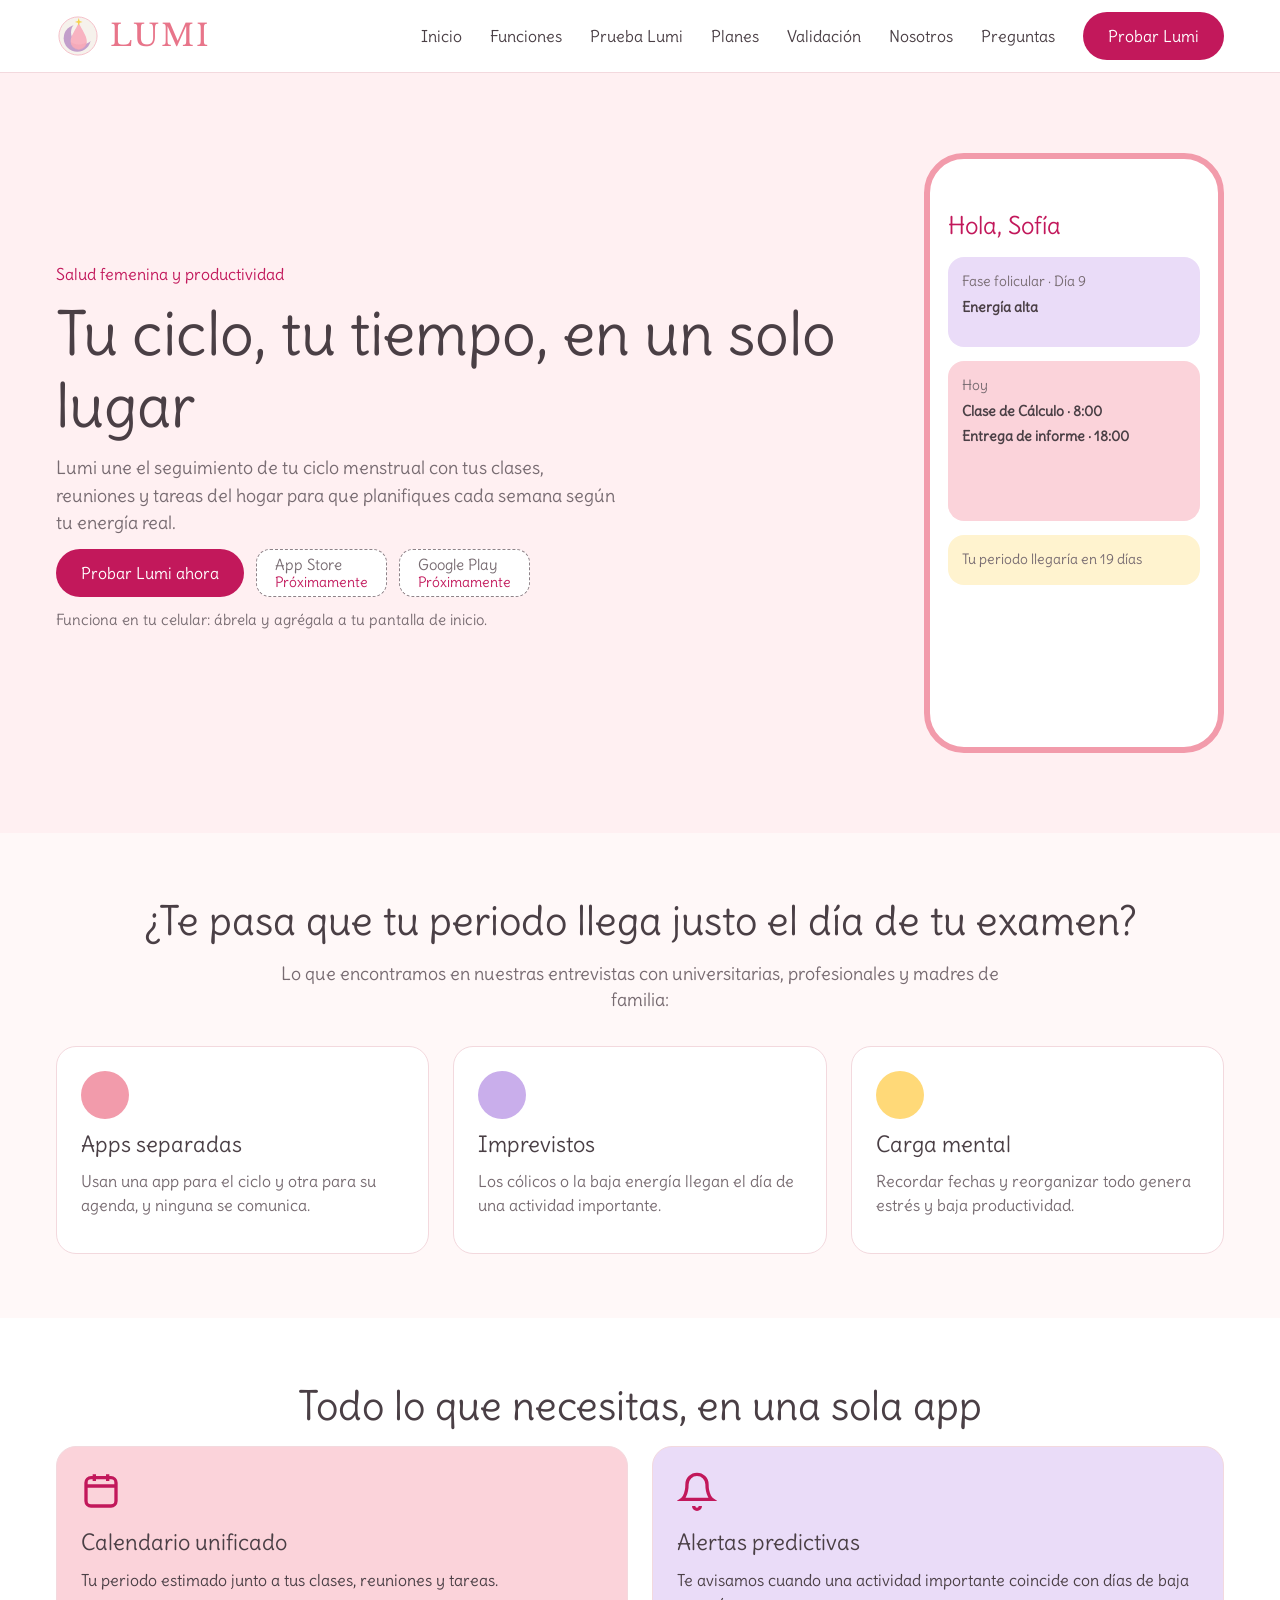
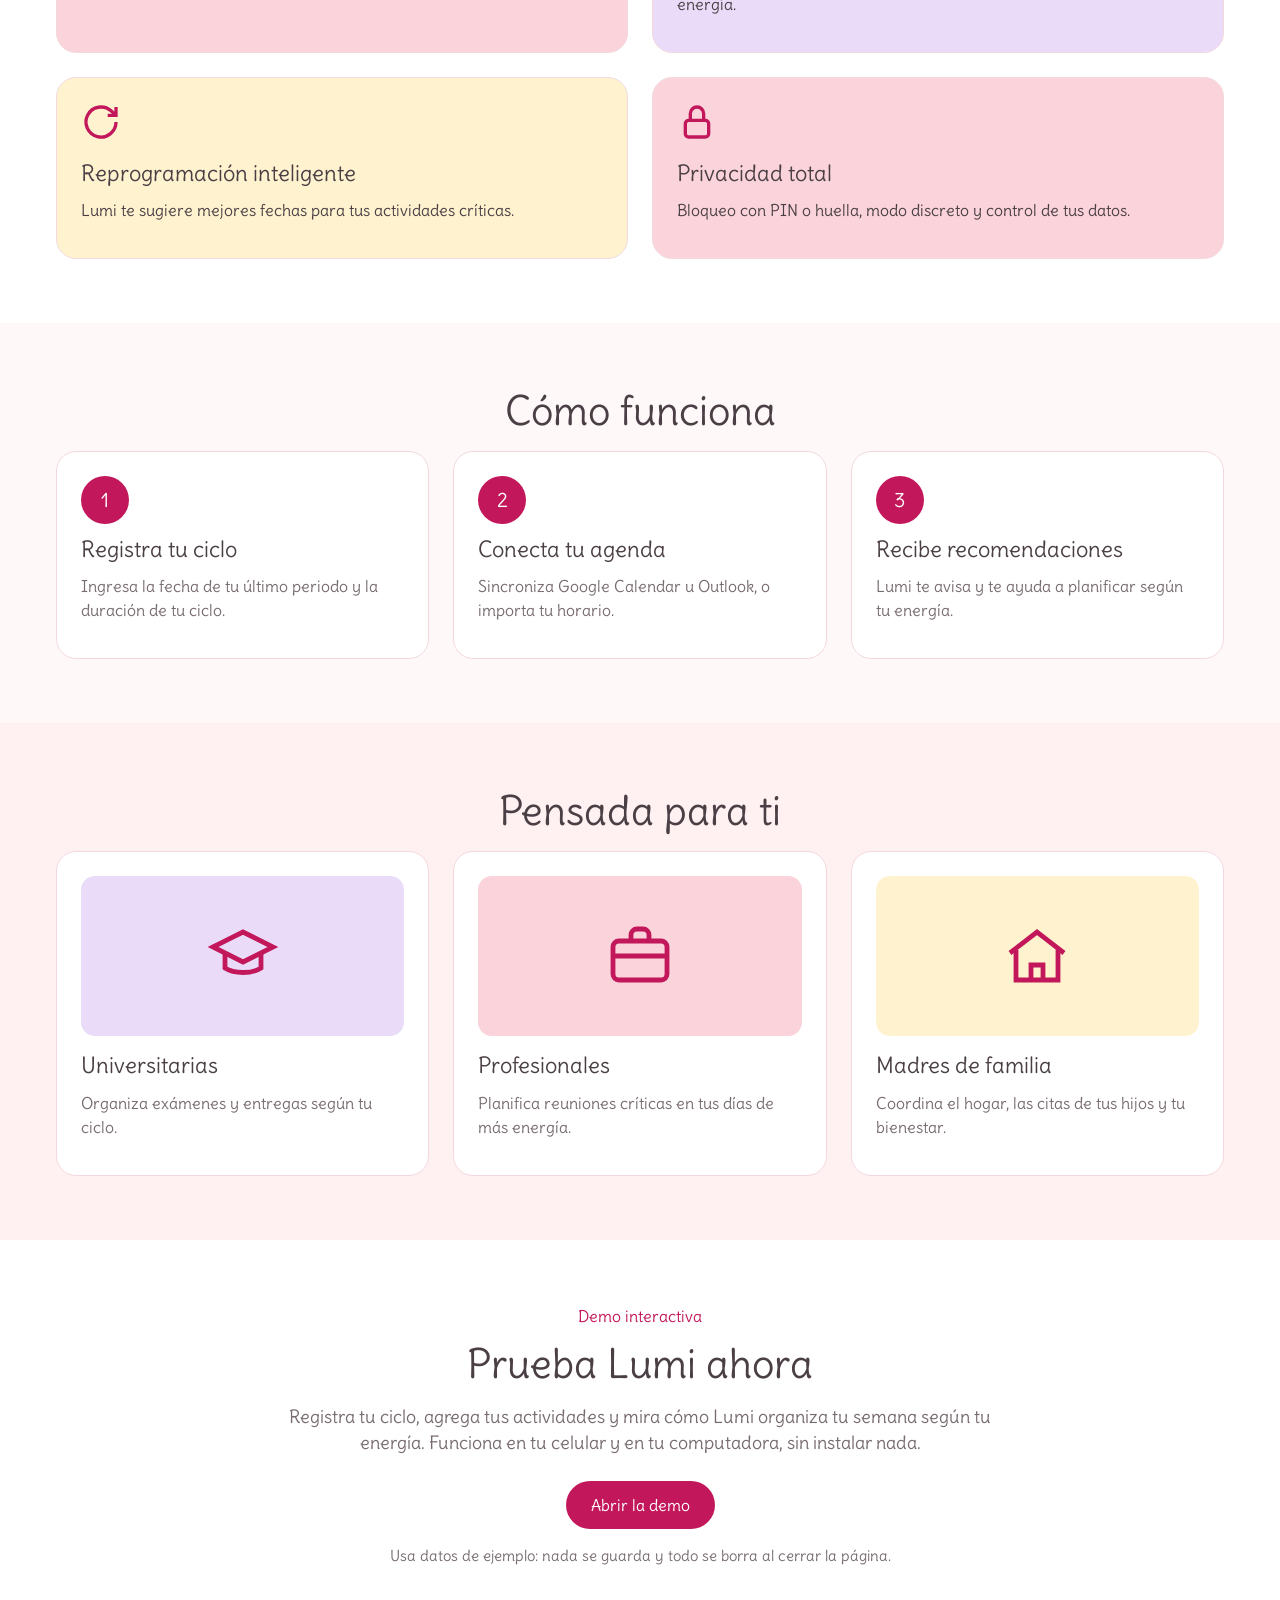
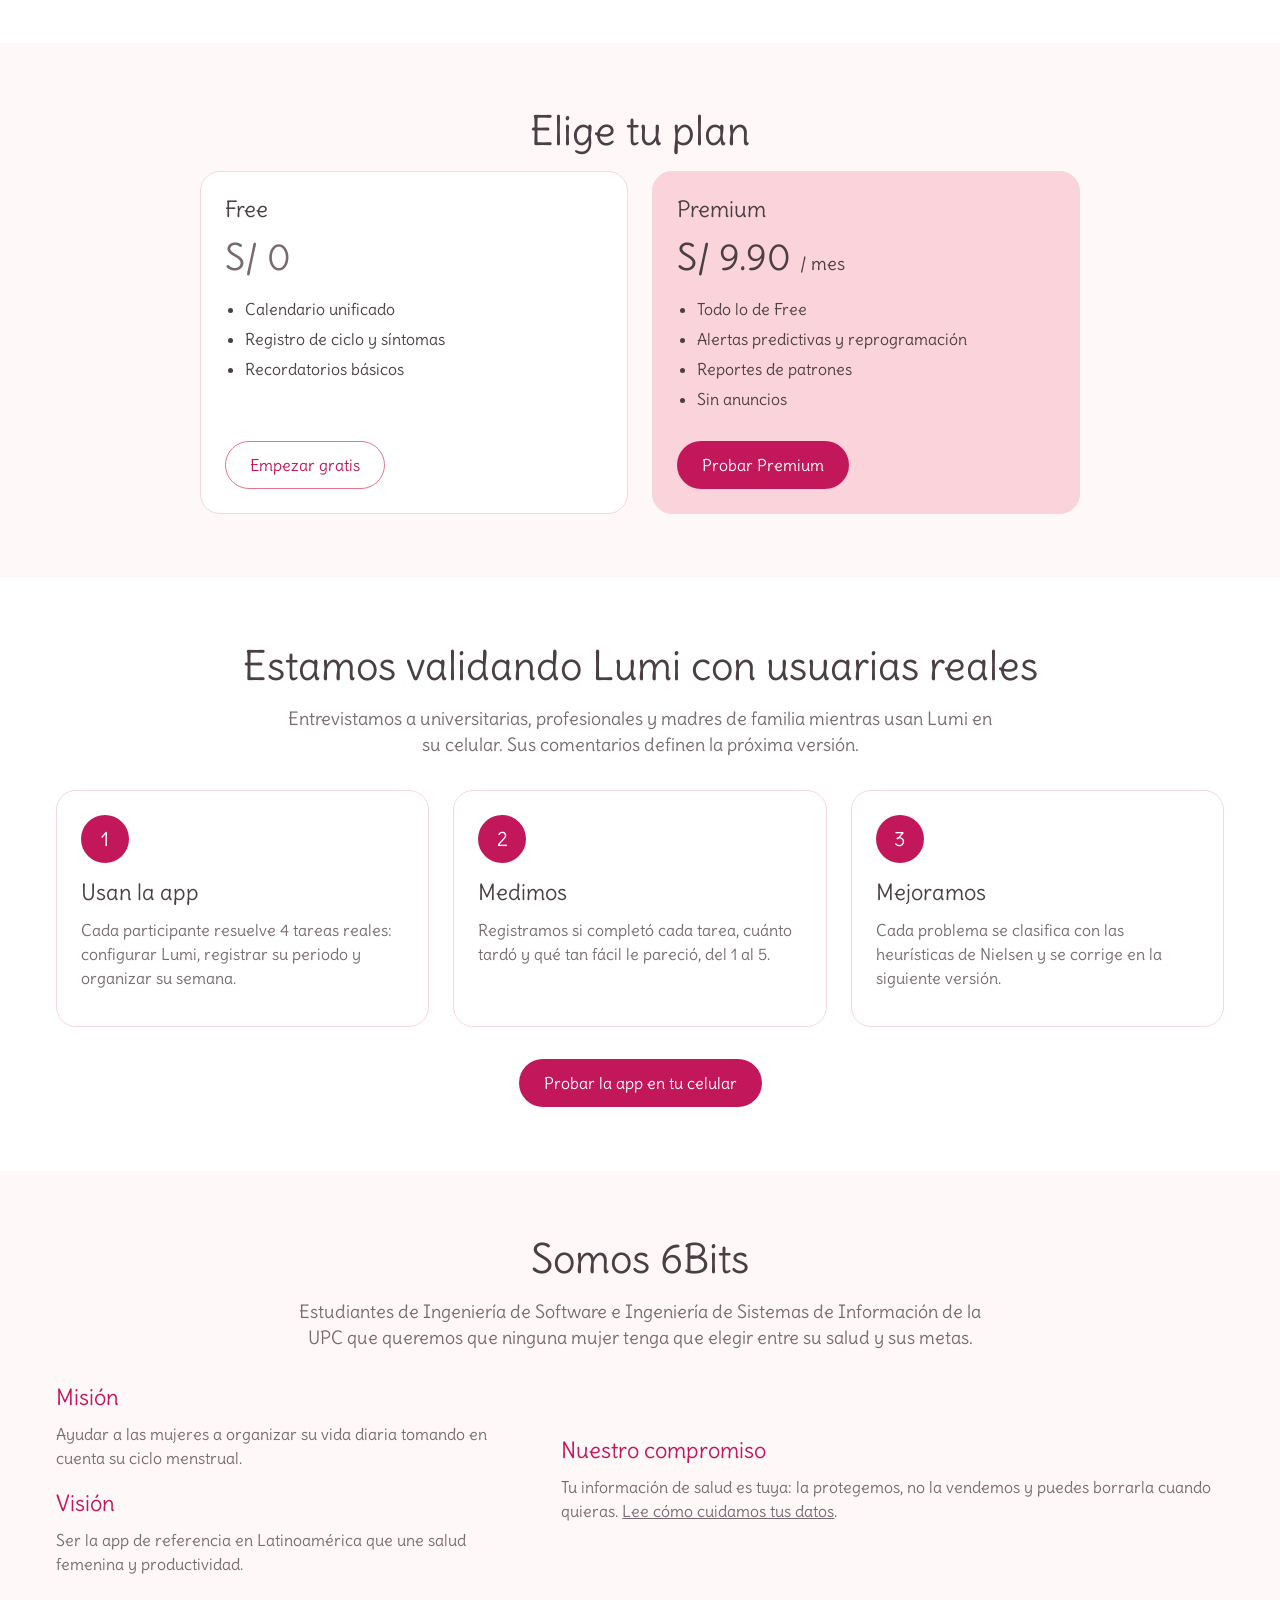
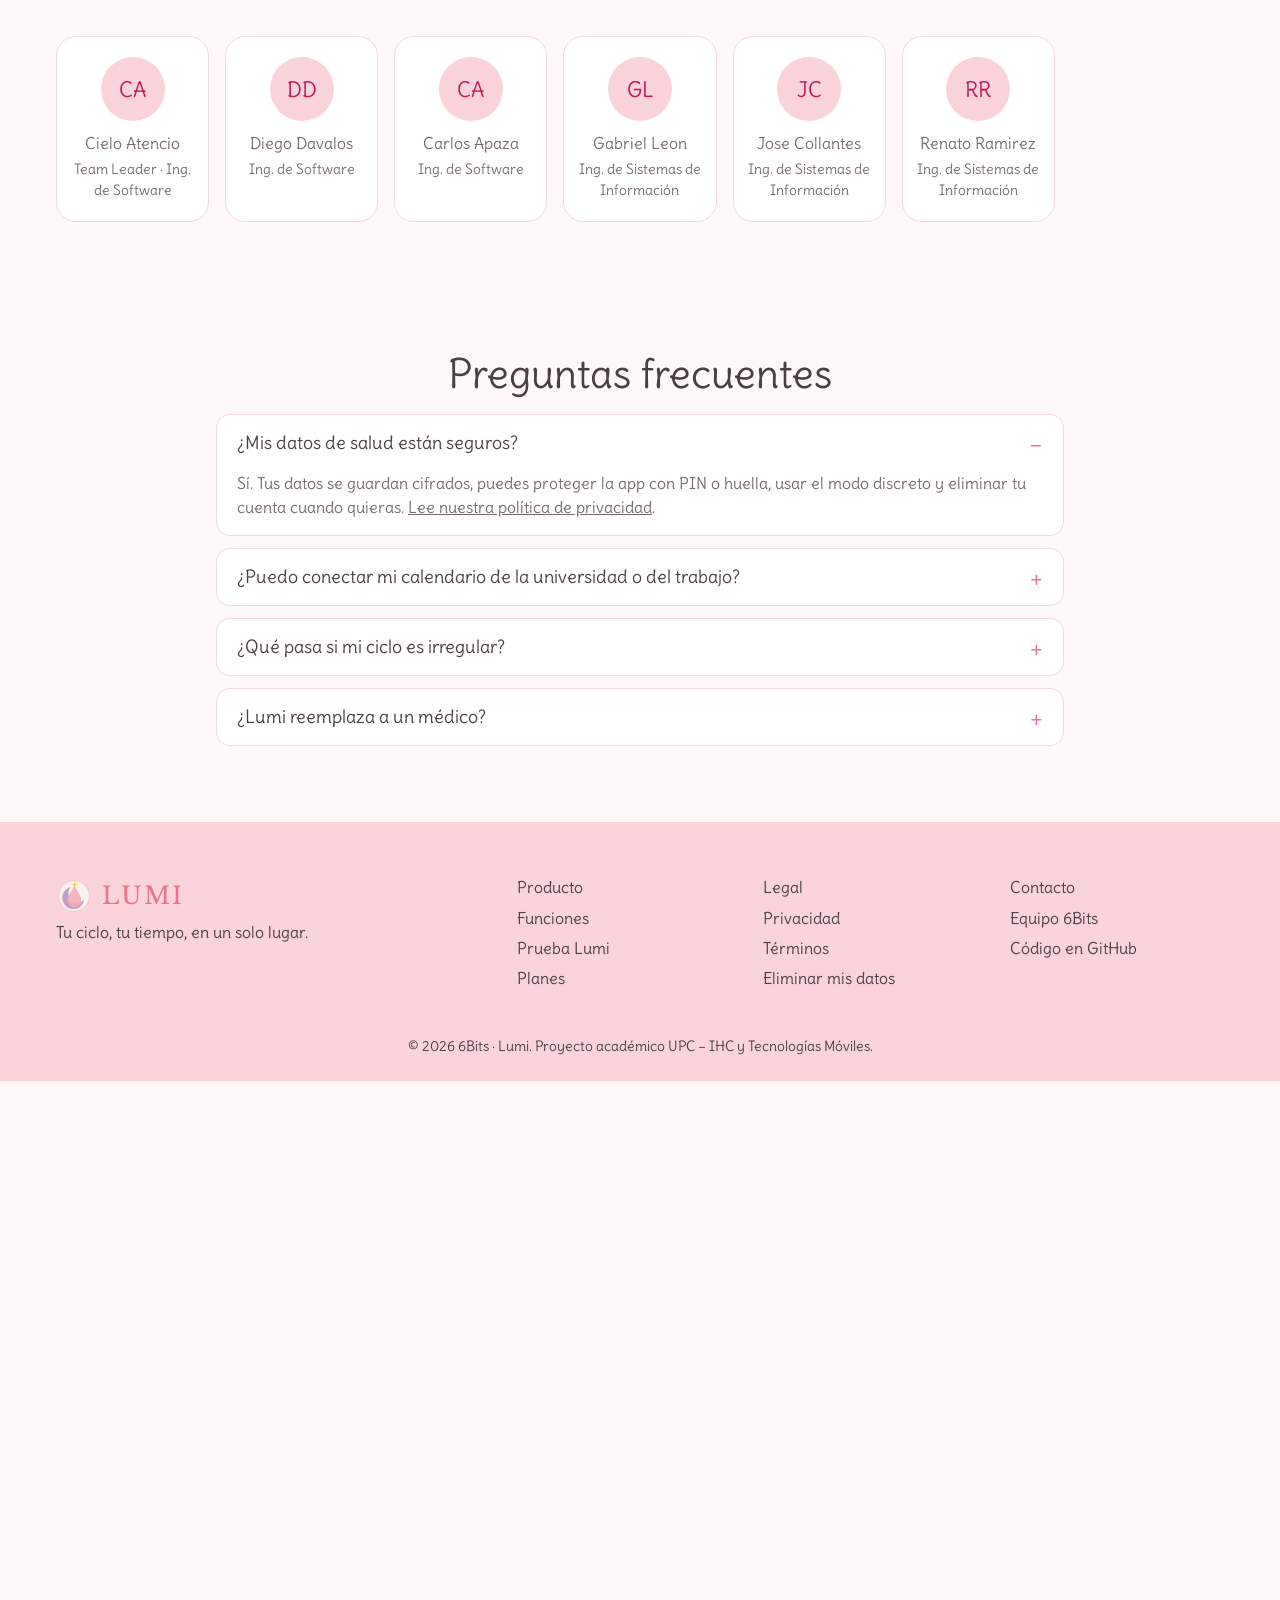
<file: index.html>
<!DOCTYPE html>
<html lang="es">
<head>
  <meta charset="UTF-8">
  <meta name="viewport" content="width=device-width, initial-scale=1.0">
  <title>Lumi – Landing Page</title>
  <meta http-equiv="refresh" content="0; url=prototype-3/">
  <link rel="canonical" href="prototype-3/">
</head>
<body>
  <p>Abriendo el landing de Lumi… Si no se abre, <a href="prototype-3/">entra aquí</a>.</p>
  <p>Versiones anteriores: <a href="prototype-2/">prototipo 2</a> · <a href="prototipo-1/">prototipo 1</a>.</p>
</body>
</html>
</file>
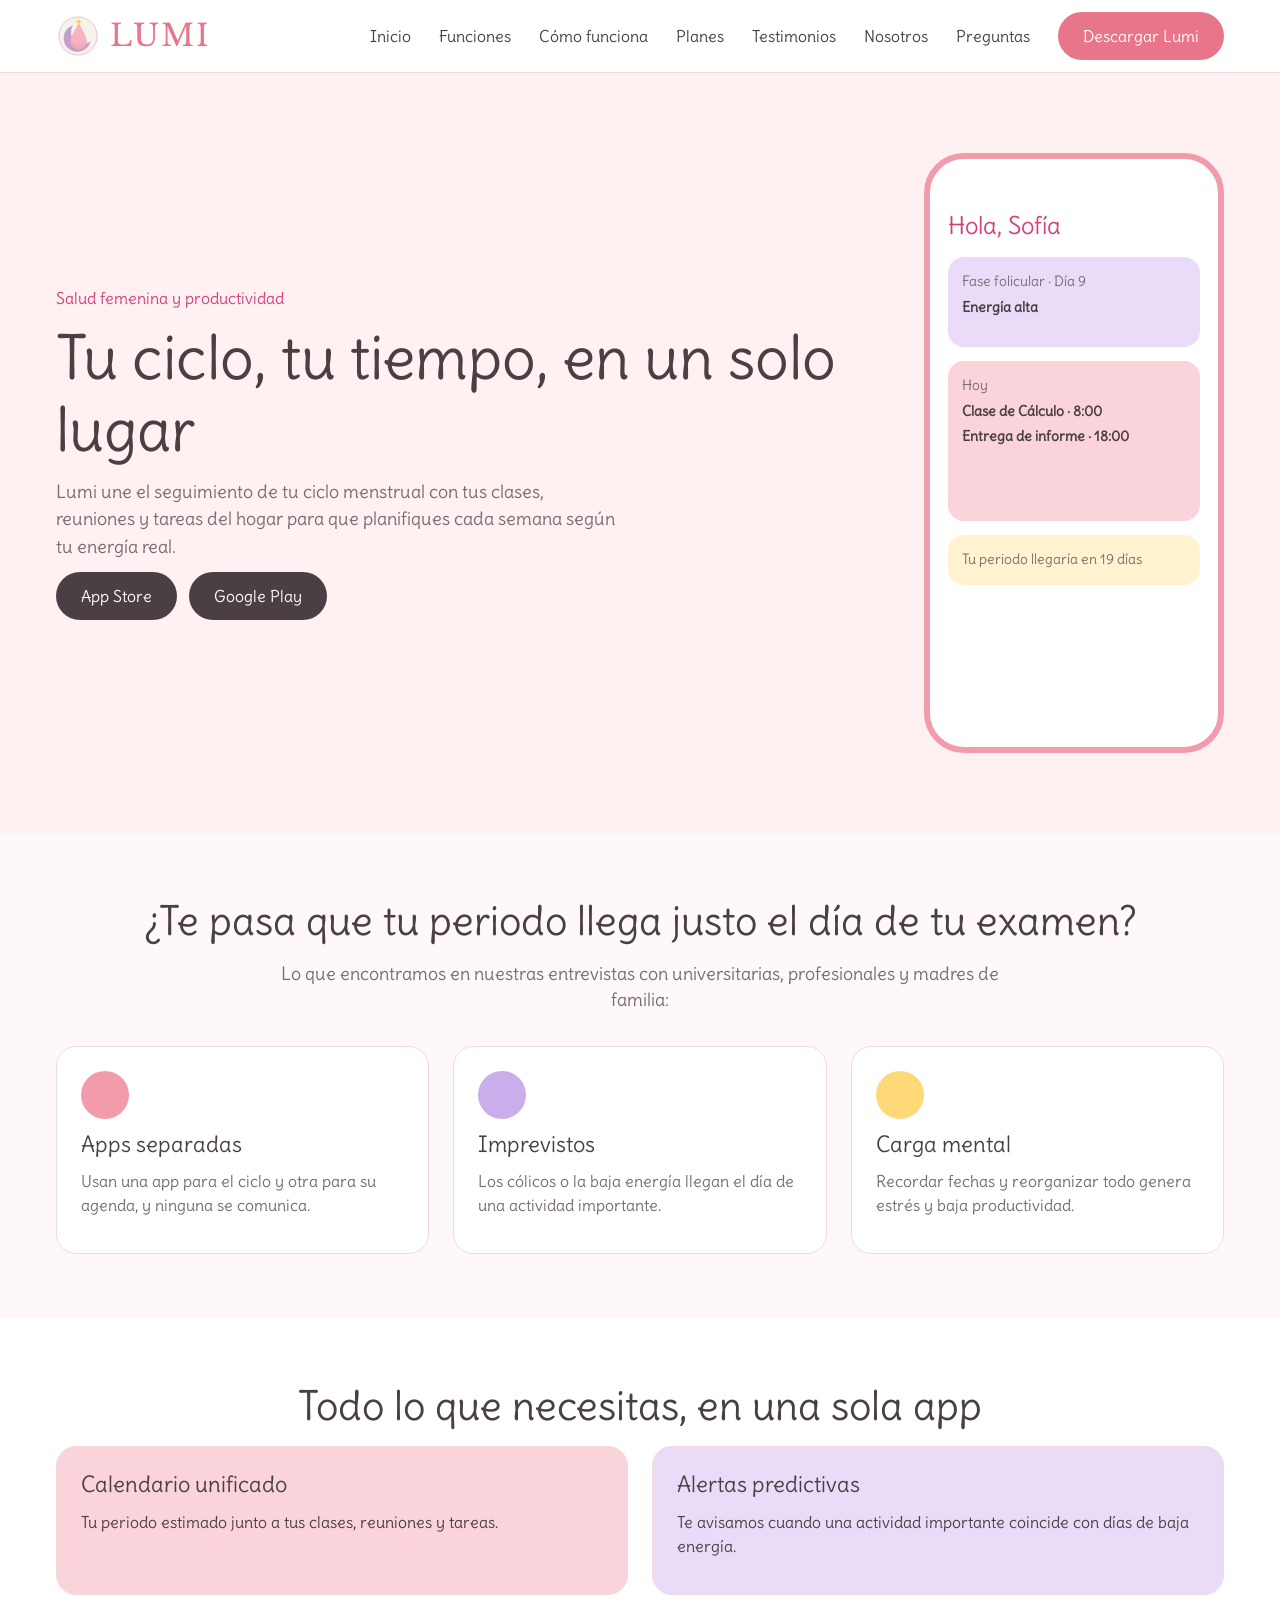
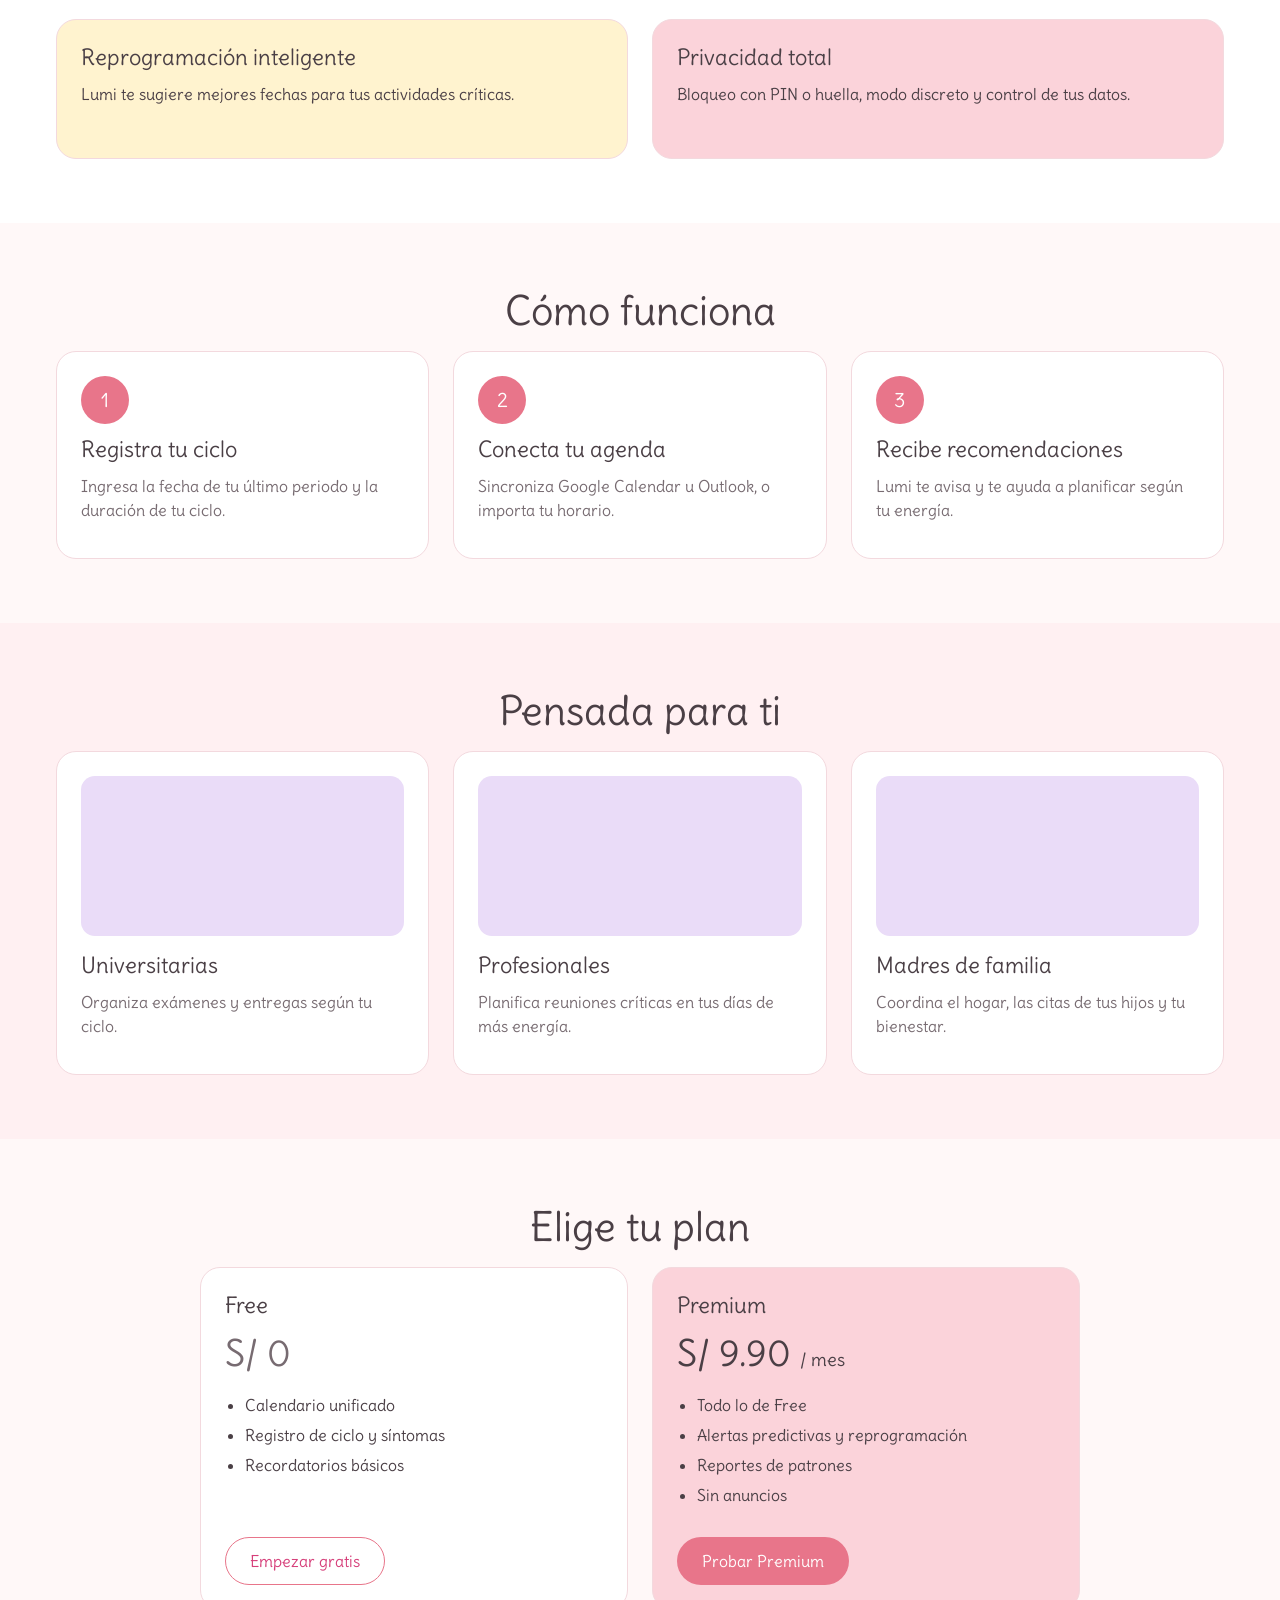
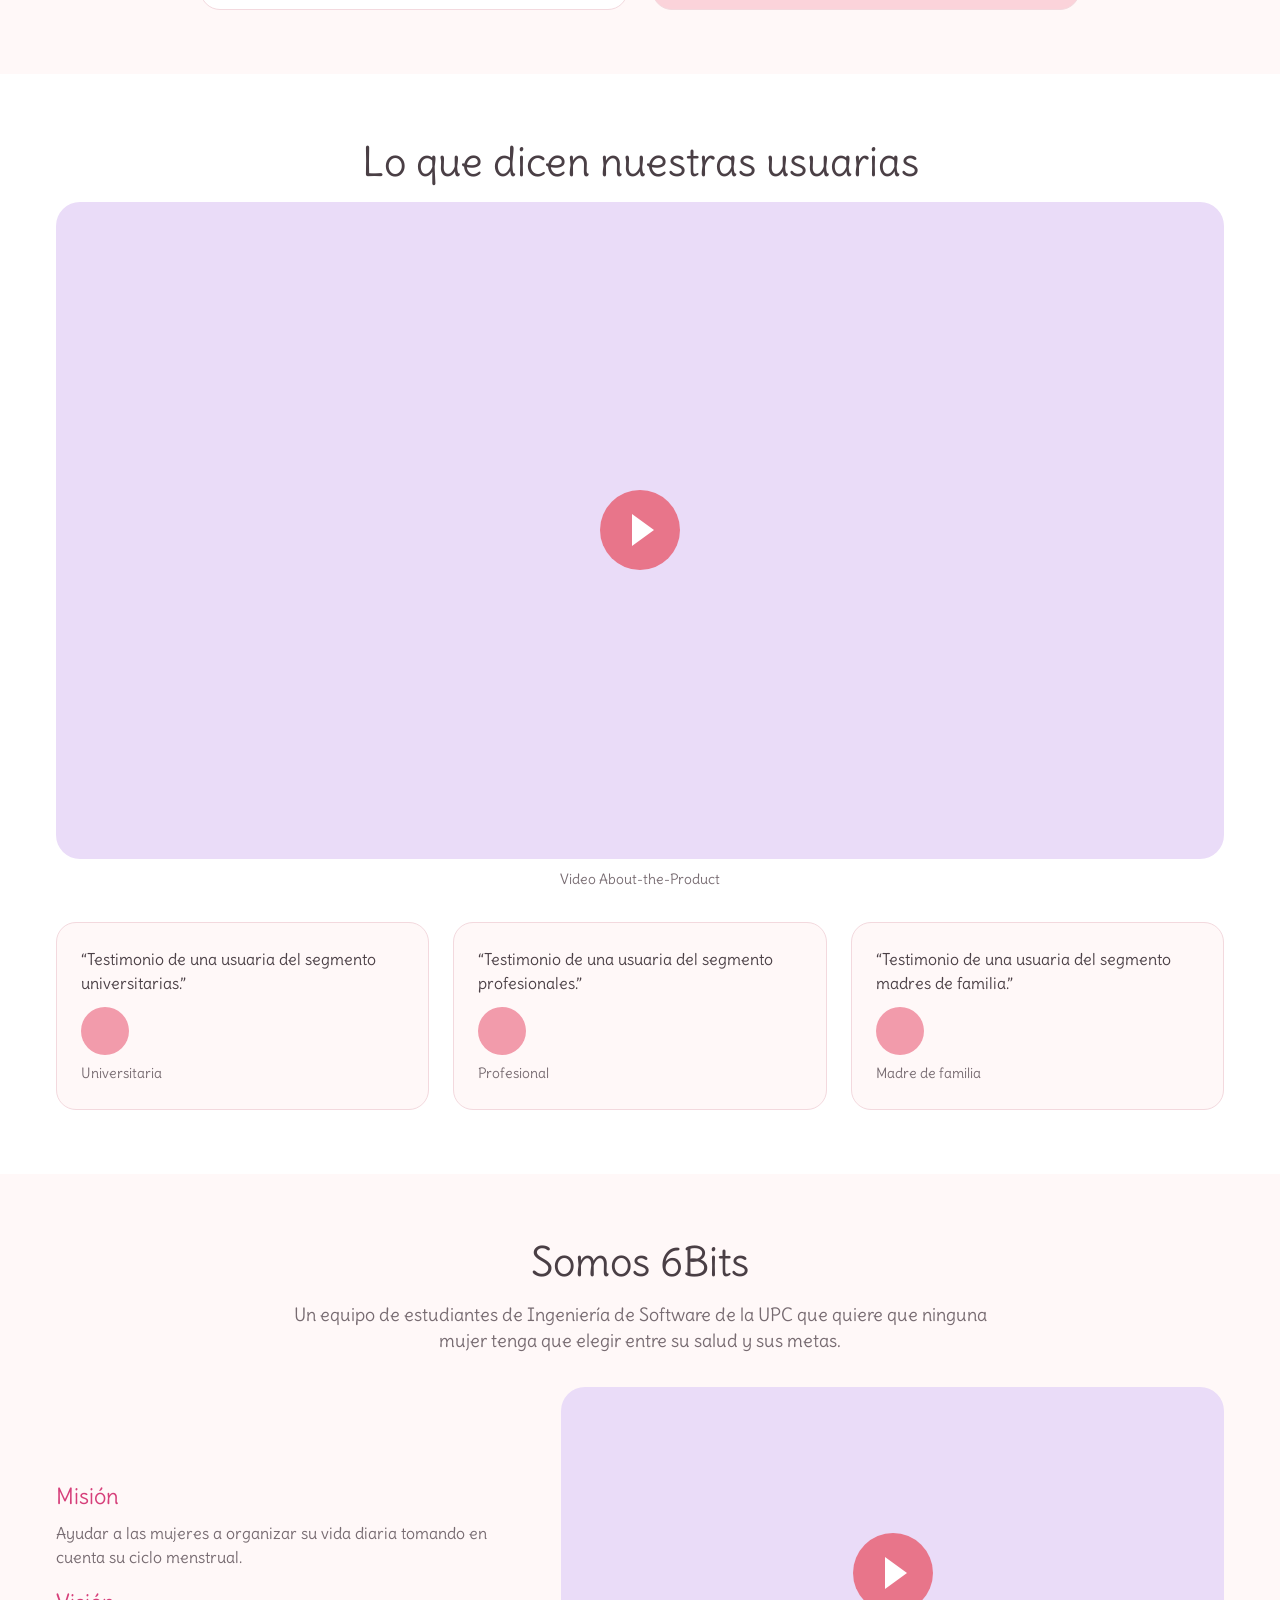
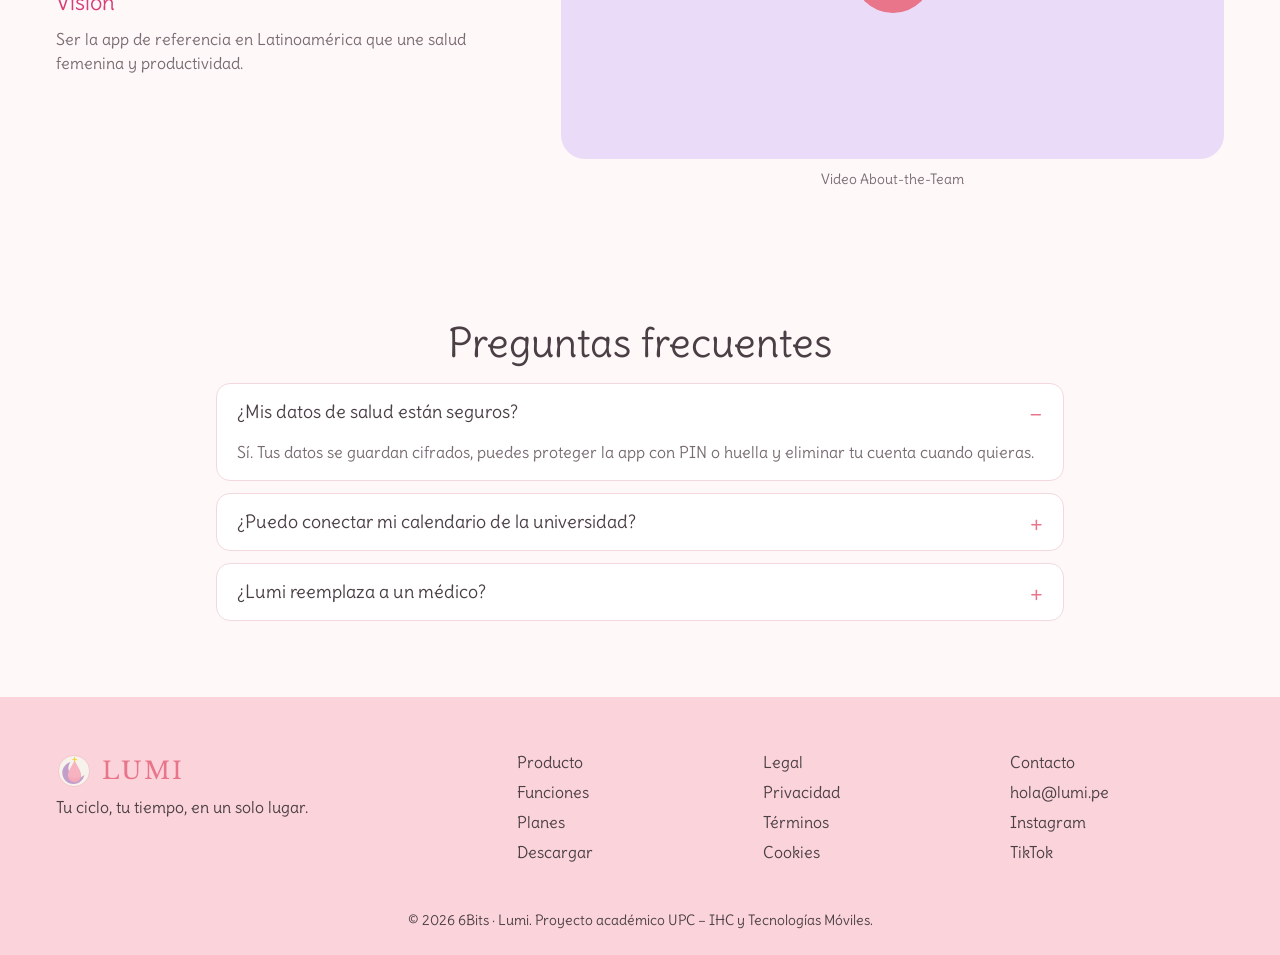
<file: prototipo-1/index.html>
<!DOCTYPE html>
<html lang="es">

<head>
  <meta charset="UTF-8">
  <meta name="viewport" content="width=device-width, initial-scale=1.0">
  <meta name="description" content="Lumi: la app que une el seguimiento de tu ciclo menstrual con tu agenda diaria.">
  <title>Lumi – Tu ciclo, tu tiempo, en un solo lugar</title>

  <link rel="icon" type="image/svg+xml" href="assets/img/logo-icono.svg">

  <!-- Tipografías del Style Guide (Figma): Delius y Libre Baskerville para el logo -->
  <link rel="preconnect" href="https://fonts.googleapis.com">
  <link rel="preconnect" href="https://fonts.gstatic.com" crossorigin>
  <link href="https://fonts.googleapis.com/css2?family=Delius&family=Libre+Baskerville&display=swap" rel="stylesheet">

  <!-- Estilos generales (colores, tipografía, botones, tarjetas) -->
  <link rel="stylesheet" href="css/base.css">

  <!-- Un archivo CSS por sección, así cada parte se trabaja sin pisar a las demás -->
  <link rel="stylesheet" href="css/secciones/header.css">
  <link rel="stylesheet" href="css/secciones/hero.css">
  <link rel="stylesheet" href="css/secciones/problema.css">
  <link rel="stylesheet" href="css/secciones/funcionalidades.css">
  <link rel="stylesheet" href="css/secciones/como-funciona.css">
  <link rel="stylesheet" href="css/secciones/para-quien.css">
  <link rel="stylesheet" href="css/secciones/planes.css">
  <link rel="stylesheet" href="css/secciones/testimonios.css">
  <link rel="stylesheet" href="css/secciones/equipo.css">
  <link rel="stylesheet" href="css/secciones/faq.css">
  <link rel="stylesheet" href="css/secciones/footer.css">
</head>

<body>
  <a class="saltar" href="#contenido">Saltar al contenido</a>

  <!-- =====================================================
       PARTE 1 · HEADER Y NAVEGACIÓN
       Archivos: css/secciones/header.css · js/menu.js
       ===================================================== -->
  <header class="header">
    <div class="contenedor header__barra">
      <a class="logo" href="#inicio" aria-label="Lumi, ir al inicio">
        <img src="assets/img/logo-icono.svg" alt="" width="44" height="44">
        <span class="logo__texto">LUMI</span>
      </a>

      <button class="header__menu-btn" type="button" aria-expanded="false" aria-controls="menu-principal">
        <span class="visualmente-oculto">Abrir menú</span>
        <span class="header__menu-icono" aria-hidden="true"></span>
      </button>

      <nav class="header__nav" id="menu-principal" aria-label="Menú principal">
        <ul class="header__lista">
          <li><a href="#inicio">Inicio</a></li>
          <li><a href="#funciones">Funciones</a></li>
          <li><a href="#como-funciona">Cómo funciona</a></li>
          <li><a href="#planes">Planes</a></li>
          <li><a href="#testimonios">Testimonios</a></li>
          <li><a href="#equipo">Nosotros</a></li>
          <li><a href="#preguntas">Preguntas</a></li>
        </ul>
        <a class="boton boton--primario" href="#descargar">Descargar Lumi</a>
      </nav>
    </div>
  </header>

  <main id="contenido">

    <!-- =====================================================
         PARTE 2 · HERO (presentación principal)
         Archivo: css/secciones/hero.css
         ===================================================== -->
    <section class="hero" id="inicio" aria-labelledby="hero-titulo">
      <div class="contenedor hero__grid">
        <div class="hero__texto">
          <p class="etiqueta">Salud femenina y productividad</p>
          <h1 id="hero-titulo">Tu ciclo, tu tiempo, en un solo lugar</h1>
          <p class="hero__descripcion">
            Lumi une el seguimiento de tu ciclo menstrual con tus clases, reuniones y tareas del hogar
            para que planifiques cada semana según tu energía real.
          </p>
          <div class="hero__tiendas" id="descargar">
            <a class="boton boton--oscuro" href="#" aria-label="Descargar Lumi en App Store">App Store</a>
            <a class="boton boton--oscuro" href="#" aria-label="Descargar Lumi en Google Play">Google Play</a>
          </div>
        </div>

        <!-- Mock-up simple del teléfono (en el prototipo 2 se puede reemplazar por una captura real de la app) -->
        <div class="telefono" role="img" aria-label="Vista previa de la pantalla de inicio de Lumi">
          <p class="telefono__saludo">Hola, Sofía</p>
          <div class="telefono__bloque telefono__bloque--lila">
            <span>Fase folicular · Día 9</span>
            <strong>Energía alta</strong>
          </div>
          <div class="telefono__bloque telefono__bloque--rosa">
            <span>Hoy</span>
            <strong>Clase de Cálculo · 8:00</strong>
            <strong>Entrega de informe · 18:00</strong>
          </div>
          <div class="telefono__bloque telefono__bloque--amarillo">
            <span>Tu periodo llegaría en 19 días</span>
          </div>
        </div>
      </div>
    </section>

    <!-- =====================================================
         PARTE 3 · PROBLEMA
         Archivo: css/secciones/problema.css
         ===================================================== -->
    <section class="seccion problema" id="problema" aria-labelledby="problema-titulo">
      <div class="contenedor">
        <h2 class="seccion__titulo" id="problema-titulo">¿Te pasa que tu periodo llega justo el día de tu examen?</h2>
        <p class="seccion__subtitulo">
          Lo que encontramos en nuestras entrevistas con universitarias, profesionales y madres de familia:
        </p>
        <div class="grid-3">
          <article class="tarjeta">
            <span class="tarjeta__icono" aria-hidden="true"></span>
            <h3>Apps separadas</h3>
            <p>Usan una app para el ciclo y otra para su agenda, y ninguna se comunica.</p>
          </article>
          <article class="tarjeta">
            <span class="tarjeta__icono" aria-hidden="true"></span>
            <h3>Imprevistos</h3>
            <p>Los cólicos o la baja energía llegan el día de una actividad importante.</p>
          </article>
          <article class="tarjeta">
            <span class="tarjeta__icono" aria-hidden="true"></span>
            <h3>Carga mental</h3>
            <p>Recordar fechas y reorganizar todo genera estrés y baja productividad.</p>
          </article>
        </div>
      </div>
    </section>

    <!-- =====================================================
         PARTE 3 · FUNCIONALIDADES
         Archivo: css/secciones/funcionalidades.css
         ===================================================== -->
    <section class="seccion seccion--blanca funciones" id="funciones" aria-labelledby="funciones-titulo">
      <div class="contenedor">
        <h2 class="seccion__titulo" id="funciones-titulo">Todo lo que necesitas, en una sola app</h2>
        <div class="grid-2">
          <article class="tarjeta tarjeta--rosa">
            <h3>Calendario unificado</h3>
            <p>Tu periodo estimado junto a tus clases, reuniones y tareas.</p>
          </article>
          <article class="tarjeta tarjeta--lila">
            <h3>Alertas predictivas</h3>
            <p>Te avisamos cuando una actividad importante coincide con días de baja energía.</p>
          </article>
          <article class="tarjeta tarjeta--amarilla">
            <h3>Reprogramación inteligente</h3>
            <p>Lumi te sugiere mejores fechas para tus actividades críticas.</p>
          </article>
          <article class="tarjeta tarjeta--rosa">
            <h3>Privacidad total</h3>
            <p>Bloqueo con PIN o huella, modo discreto y control de tus datos.</p>
          </article>
        </div>
      </div>
    </section>

    <!-- =====================================================
         PARTE 4 · CÓMO FUNCIONA
         Archivo: css/secciones/como-funciona.css
         ===================================================== -->
    <section class="seccion como" id="como-funciona" aria-labelledby="como-titulo">
      <div class="contenedor">
        <h2 class="seccion__titulo" id="como-titulo">Cómo funciona</h2>
        <ol class="grid-3 como__pasos">
          <li class="tarjeta">
            <span class="como__numero" aria-hidden="true">1</span>
            <h3>Registra tu ciclo</h3>
            <p>Ingresa la fecha de tu último periodo y la duración de tu ciclo.</p>
          </li>
          <li class="tarjeta">
            <span class="como__numero" aria-hidden="true">2</span>
            <h3>Conecta tu agenda</h3>
            <p>Sincroniza Google Calendar u Outlook, o importa tu horario.</p>
          </li>
          <li class="tarjeta">
            <span class="como__numero" aria-hidden="true">3</span>
            <h3>Recibe recomendaciones</h3>
            <p>Lumi te avisa y te ayuda a planificar según tu energía.</p>
          </li>
        </ol>
      </div>
    </section>

    <!-- =====================================================
         PARTE 4 · PARA QUIÉN ES (segmentos objetivo)
         Archivo: css/secciones/para-quien.css
         ===================================================== -->
    <section class="seccion seccion--rosada para-quien" id="para-quien" aria-labelledby="para-quien-titulo">
      <div class="contenedor">
        <h2 class="seccion__titulo" id="para-quien-titulo">Pensada para ti</h2>
        <div class="grid-3">
          <article class="tarjeta">
            <!-- TODO prototipo 2: reemplazar el recuadro por una imagen del segmento -->
            <div class="para-quien__imagen" aria-hidden="true"></div>
            <h3>Universitarias</h3>
            <p>Organiza exámenes y entregas según tu ciclo.</p>
          </article>
          <article class="tarjeta">
            <div class="para-quien__imagen" aria-hidden="true"></div>
            <h3>Profesionales</h3>
            <p>Planifica reuniones críticas en tus días de más energía.</p>
          </article>
          <article class="tarjeta">
            <div class="para-quien__imagen" aria-hidden="true"></div>
            <h3>Madres de familia</h3>
            <p>Coordina el hogar, las citas de tus hijos y tu bienestar.</p>
          </article>
        </div>
      </div>
    </section>

    <!-- =====================================================
         PARTE 5 · PLANES
         Archivo: css/secciones/planes.css
         ===================================================== -->
    <section class="seccion planes" id="planes" aria-labelledby="planes-titulo">
      <div class="contenedor">
        <h2 class="seccion__titulo" id="planes-titulo">Elige tu plan</h2>
        <div class="grid-2">
          <article class="tarjeta plan">
            <h3 class="plan__nombre">Free</h3>
            <p class="plan__precio">S/ 0</p>
            <ul class="plan__lista">
              <li>Calendario unificado</li>
              <li>Registro de ciclo y síntomas</li>
              <li>Recordatorios básicos</li>
            </ul>
            <a class="boton boton--borde" href="#descargar">Empezar gratis</a>
          </article>
          <article class="tarjeta tarjeta--rosa plan plan--destacado">
            <h3 class="plan__nombre">Premium</h3>
            <p class="plan__precio">S/ 9.90 <span>/ mes</span></p>
            <ul class="plan__lista">
              <li>Todo lo de Free</li>
              <li>Alertas predictivas y reprogramación</li>
              <li>Reportes de patrones</li>
              <li>Sin anuncios</li>
            </ul>
            <a class="boton boton--primario" href="#descargar">Probar Premium</a>
          </article>
        </div>
      </div>
    </section>

    <!-- =====================================================
         PARTE 6 · TESTIMONIOS Y VIDEO ABOUT-THE-PRODUCT
         Archivo: css/secciones/testimonios.css
         ===================================================== -->
    <section class="seccion seccion--blanca testimonios" id="testimonios" aria-labelledby="testimonios-titulo">
      <div class="contenedor">
        <h2 class="seccion__titulo" id="testimonios-titulo">Lo que dicen nuestras usuarias</h2>

        <figure class="video">
          <!-- TODO: reemplazar este recuadro por el iframe de YouTube del video About-the-Product -->
          <div class="video__marco">
            <span class="video__play" aria-hidden="true"></span>
            <span class="visualmente-oculto">Espacio para el video About-the-Product</span>
          </div>
          <figcaption>Video About-the-Product</figcaption>
        </figure>

        <div class="grid-3">
          <!-- TODO: reemplazar por frases reales de las entrevistas de validación -->
          <blockquote class="tarjeta testimonio">
            <p>“Testimonio de una usuaria del segmento universitarias.”</p>
            <footer>Universitaria</footer>
          </blockquote>
          <blockquote class="tarjeta testimonio">
            <p>“Testimonio de una usuaria del segmento profesionales.”</p>
            <footer>Profesional</footer>
          </blockquote>
          <blockquote class="tarjeta testimonio">
            <p>“Testimonio de una usuaria del segmento madres de familia.”</p>
            <footer>Madre de familia</footer>
          </blockquote>
        </div>
      </div>
    </section>

    <!-- =====================================================
         PARTE 7 · NOSOTROS (EQUIPO 6BITS Y VIDEO ABOUT-THE-TEAM)
         Archivo: css/secciones/equipo.css
         ===================================================== -->
    <section class="seccion equipo" id="equipo" aria-labelledby="equipo-titulo">
      <div class="contenedor">
        <h2 class="seccion__titulo" id="equipo-titulo">Somos 6Bits</h2>
        <p class="seccion__subtitulo">
          Un equipo de estudiantes de Ingeniería de Software de la UPC que quiere que ninguna mujer
          tenga que elegir entre su salud y sus metas.
        </p>

        <div class="equipo__grid">
          <div class="equipo__texto">
            <h3>Misión</h3>
            <p>Ayudar a las mujeres a organizar su vida diaria tomando en cuenta su ciclo menstrual.</p>
            <h3>Visión</h3>
            <p>Ser la app de referencia en Latinoamérica que une salud femenina y productividad.</p>
          </div>
          <figure class="video">
            <!-- TODO: reemplazar este recuadro por el iframe de YouTube del video About-the-Team -->
            <div class="video__marco video__marco--chico">
              <span class="video__play" aria-hidden="true"></span>
              <span class="visualmente-oculto">Espacio para el video About-the-Team</span>
            </div>
            <figcaption>Video About-the-Team</figcaption>
          </figure>
        </div>
      </div>
    </section>

    <!-- =====================================================
         PARTE 7 · PREGUNTAS FRECUENTES
         Archivos: css/secciones/faq.css · js/faq.js
         ===================================================== -->
    <section class="seccion faq" id="preguntas" aria-labelledby="faq-titulo">
      <div class="contenedor">
        <h2 class="seccion__titulo" id="faq-titulo">Preguntas frecuentes</h2>

        <div class="faq__item">
          <h3>
            <button class="faq__pregunta" type="button" aria-expanded="true" aria-controls="faq-1">
              ¿Mis datos de salud están seguros?
            </button>
          </h3>
          <div class="faq__respuesta" id="faq-1">
            <p>Sí. Tus datos se guardan cifrados, puedes proteger la app con PIN o huella y eliminar tu cuenta cuando quieras.</p>
          </div>
        </div>

        <div class="faq__item">
          <h3>
            <button class="faq__pregunta" type="button" aria-expanded="false" aria-controls="faq-2">
              ¿Puedo conectar mi calendario de la universidad?
            </button>
          </h3>
          <div class="faq__respuesta" id="faq-2" hidden>
            <p>Sí. Puedes sincronizar Google Calendar u Outlook, o importar tu horario de clases.</p>
          </div>
        </div>

        <div class="faq__item">
          <h3>
            <button class="faq__pregunta" type="button" aria-expanded="false" aria-controls="faq-3">
              ¿Lumi reemplaza a un médico?
            </button>
          </h3>
          <div class="faq__respuesta" id="faq-3" hidden>
            <p>No. Lumi te ayuda a organizarte, pero no da diagnósticos. Ante cualquier molestia, consulta a un profesional de salud.</p>
          </div>
        </div>
      </div>
    </section>

  </main>

  <!-- =====================================================
       PARTE 1 · FOOTER
       Archivo: css/secciones/footer.css
       ===================================================== -->
  <footer class="footer">
    <div class="contenedor">
      <div class="footer__grid">
        <div>
          <a class="logo" href="#inicio" aria-label="Lumi, ir al inicio">
            <img src="assets/img/logo-icono.svg" alt="" width="36" height="36">
            <span class="logo__texto logo__texto--chico">LUMI</span>
          </a>
          <p>Tu ciclo, tu tiempo, en un solo lugar.</p>
        </div>
        <nav aria-label="Producto">
          <h2 class="footer__titulo">Producto</h2>
          <ul>
            <li><a href="#funciones">Funciones</a></li>
            <li><a href="#planes">Planes</a></li>
            <li><a href="#descargar">Descargar</a></li>
          </ul>
        </nav>
        <nav aria-label="Legal">
          <h2 class="footer__titulo">Legal</h2>
          <ul>
            <li><a href="#">Privacidad</a></li>
            <li><a href="#">Términos</a></li>
            <li><a href="#">Cookies</a></li>
          </ul>
        </nav>
        <div>
          <h2 class="footer__titulo">Contacto</h2>
          <ul>
            <li><a href="mailto:hola@lumi.pe">hola@lumi.pe</a></li>
            <li><a href="#">Instagram</a></li>
            <li><a href="#">TikTok</a></li>
          </ul>
        </div>
      </div>
      <p class="footer__copy">© 2026 6Bits · Lumi. Proyecto académico UPC – IHC y Tecnologías Móviles.</p>
    </div>
  </footer>

  <script src="js/menu.js"></script>
  <script src="js/faq.js"></script>
</body>

</html>
</file>
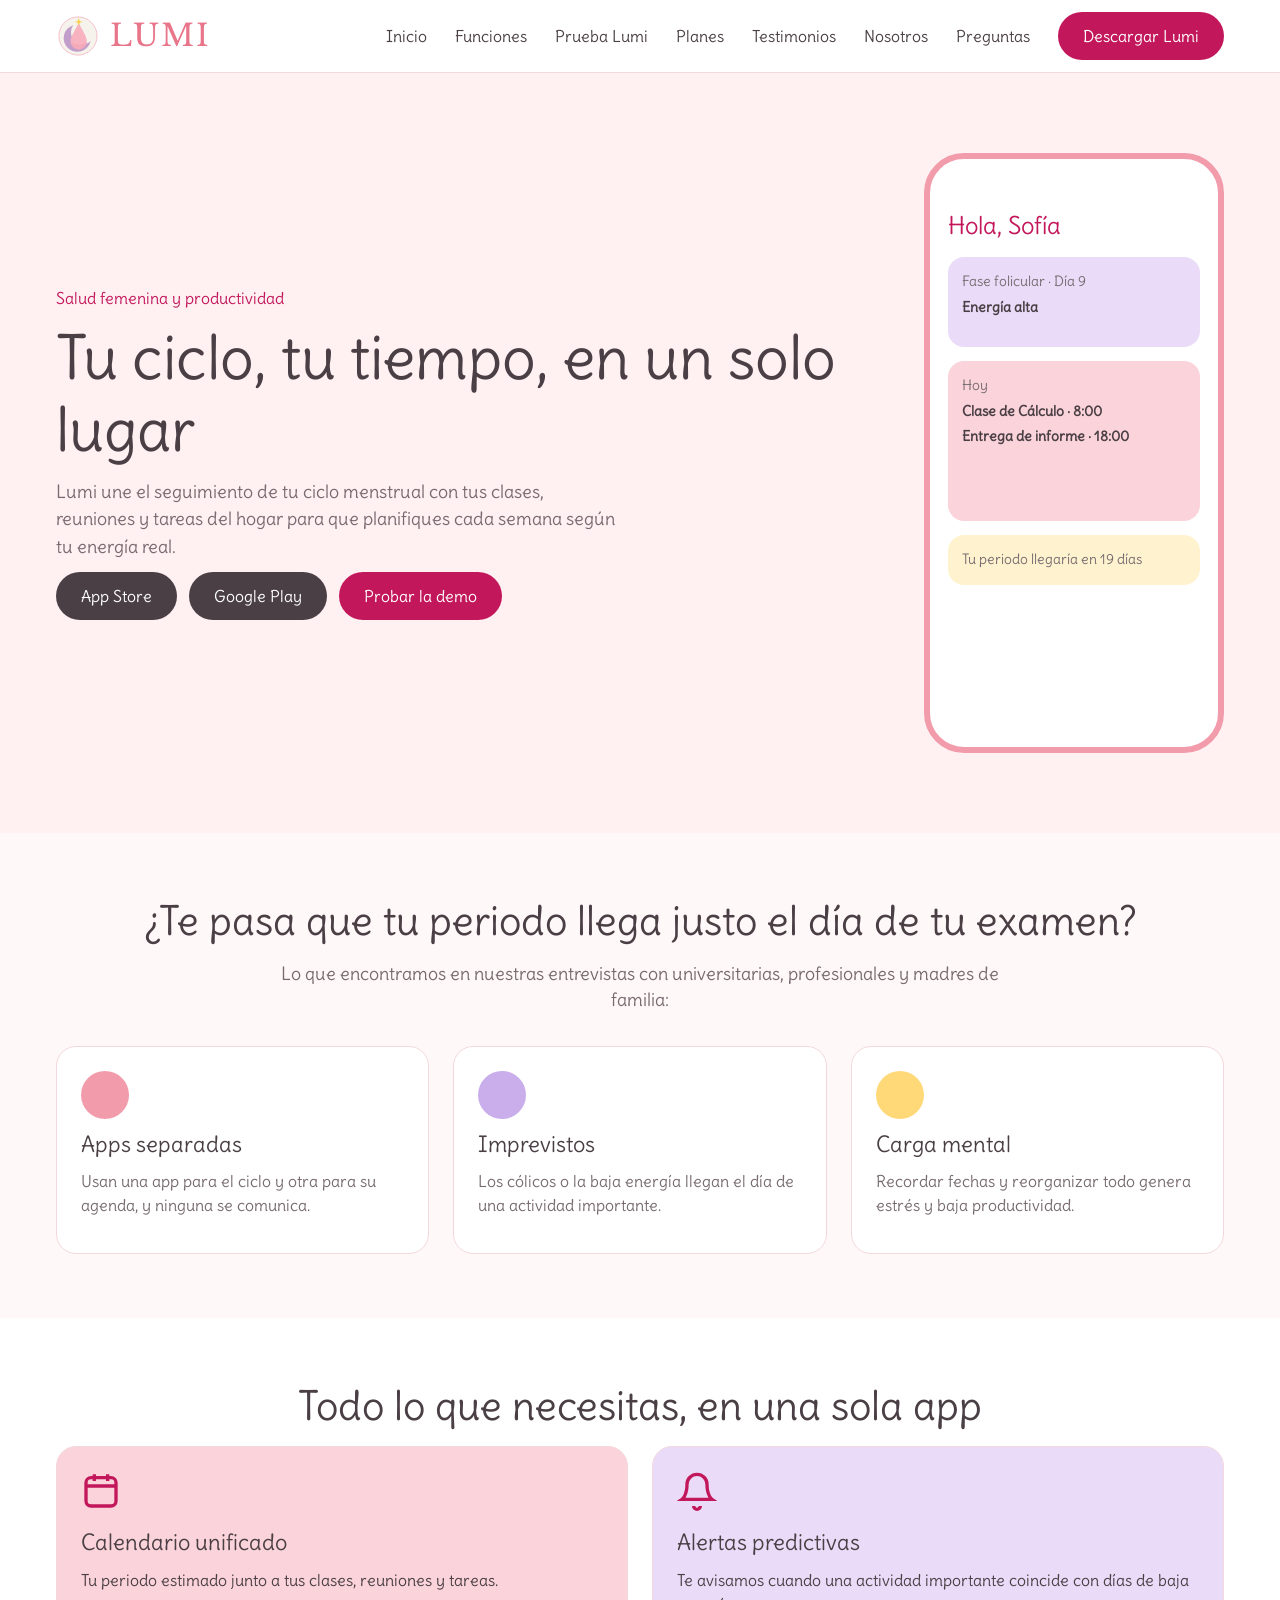
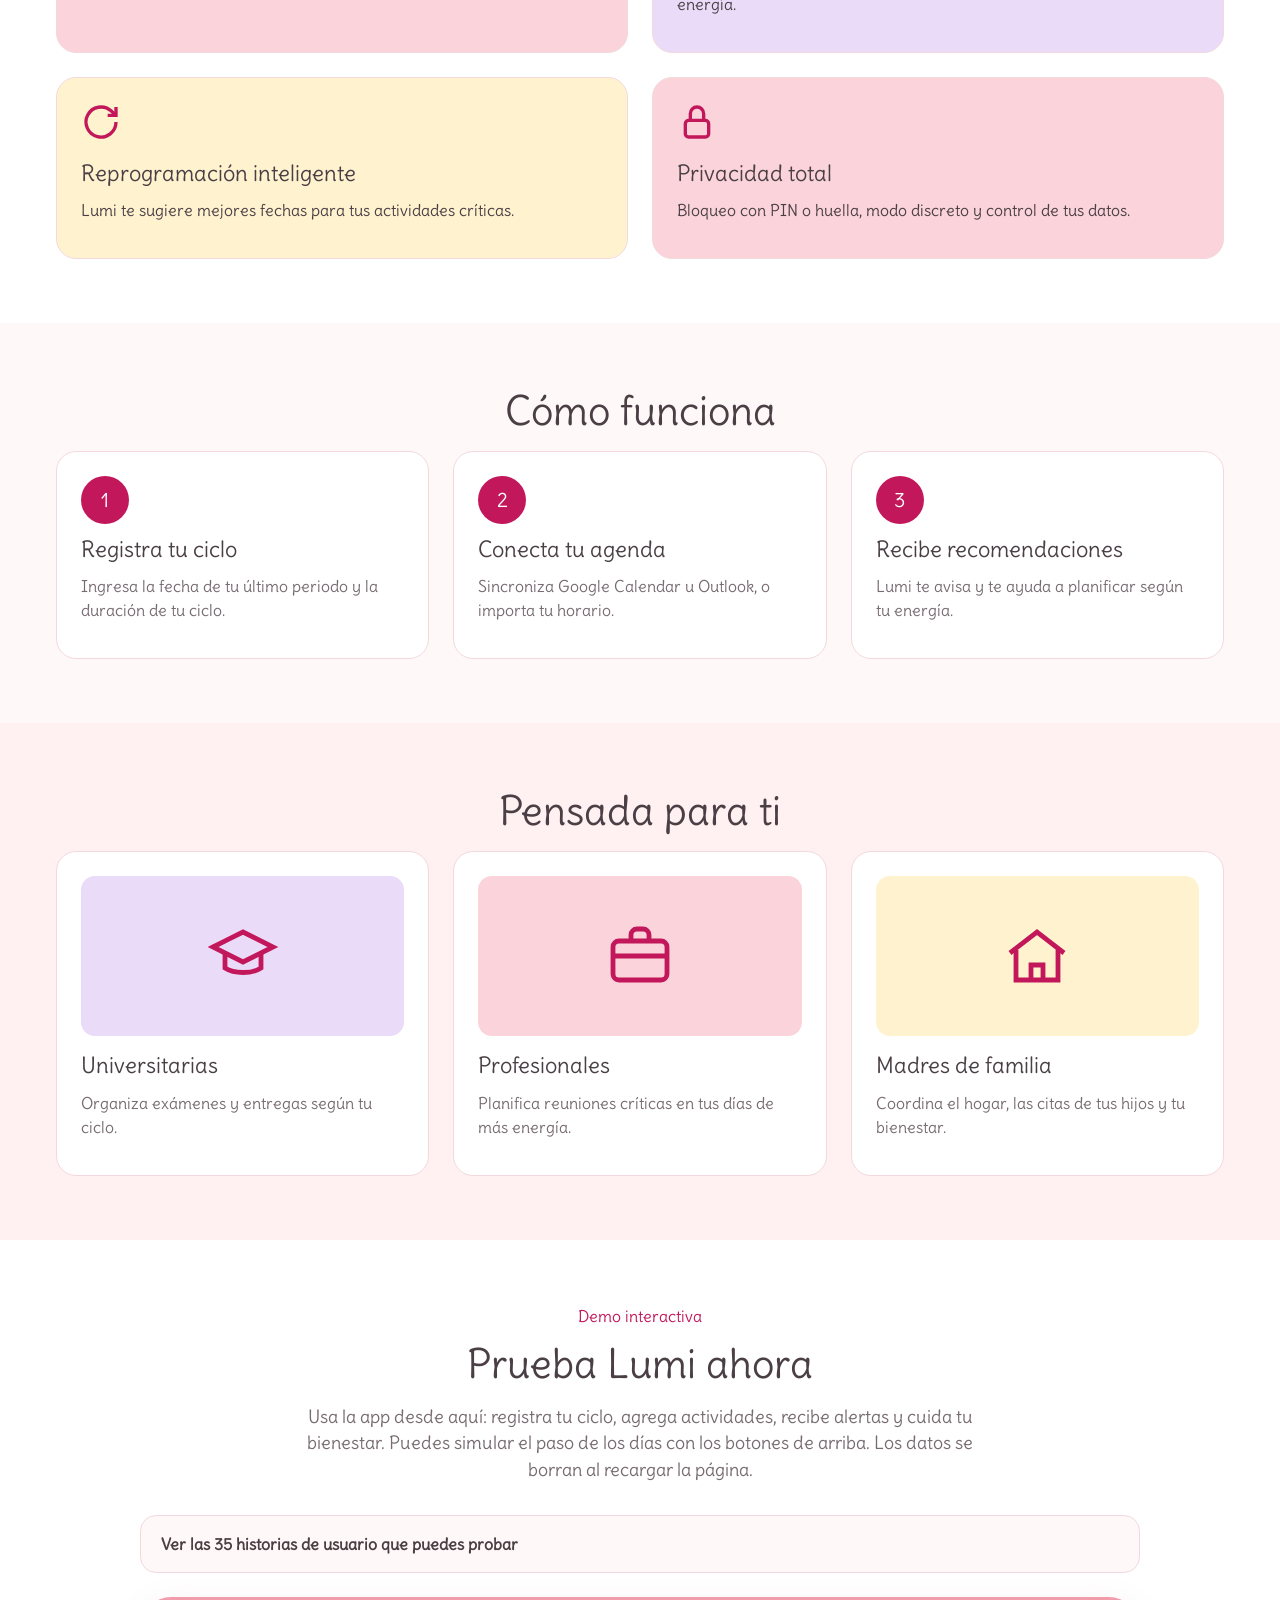
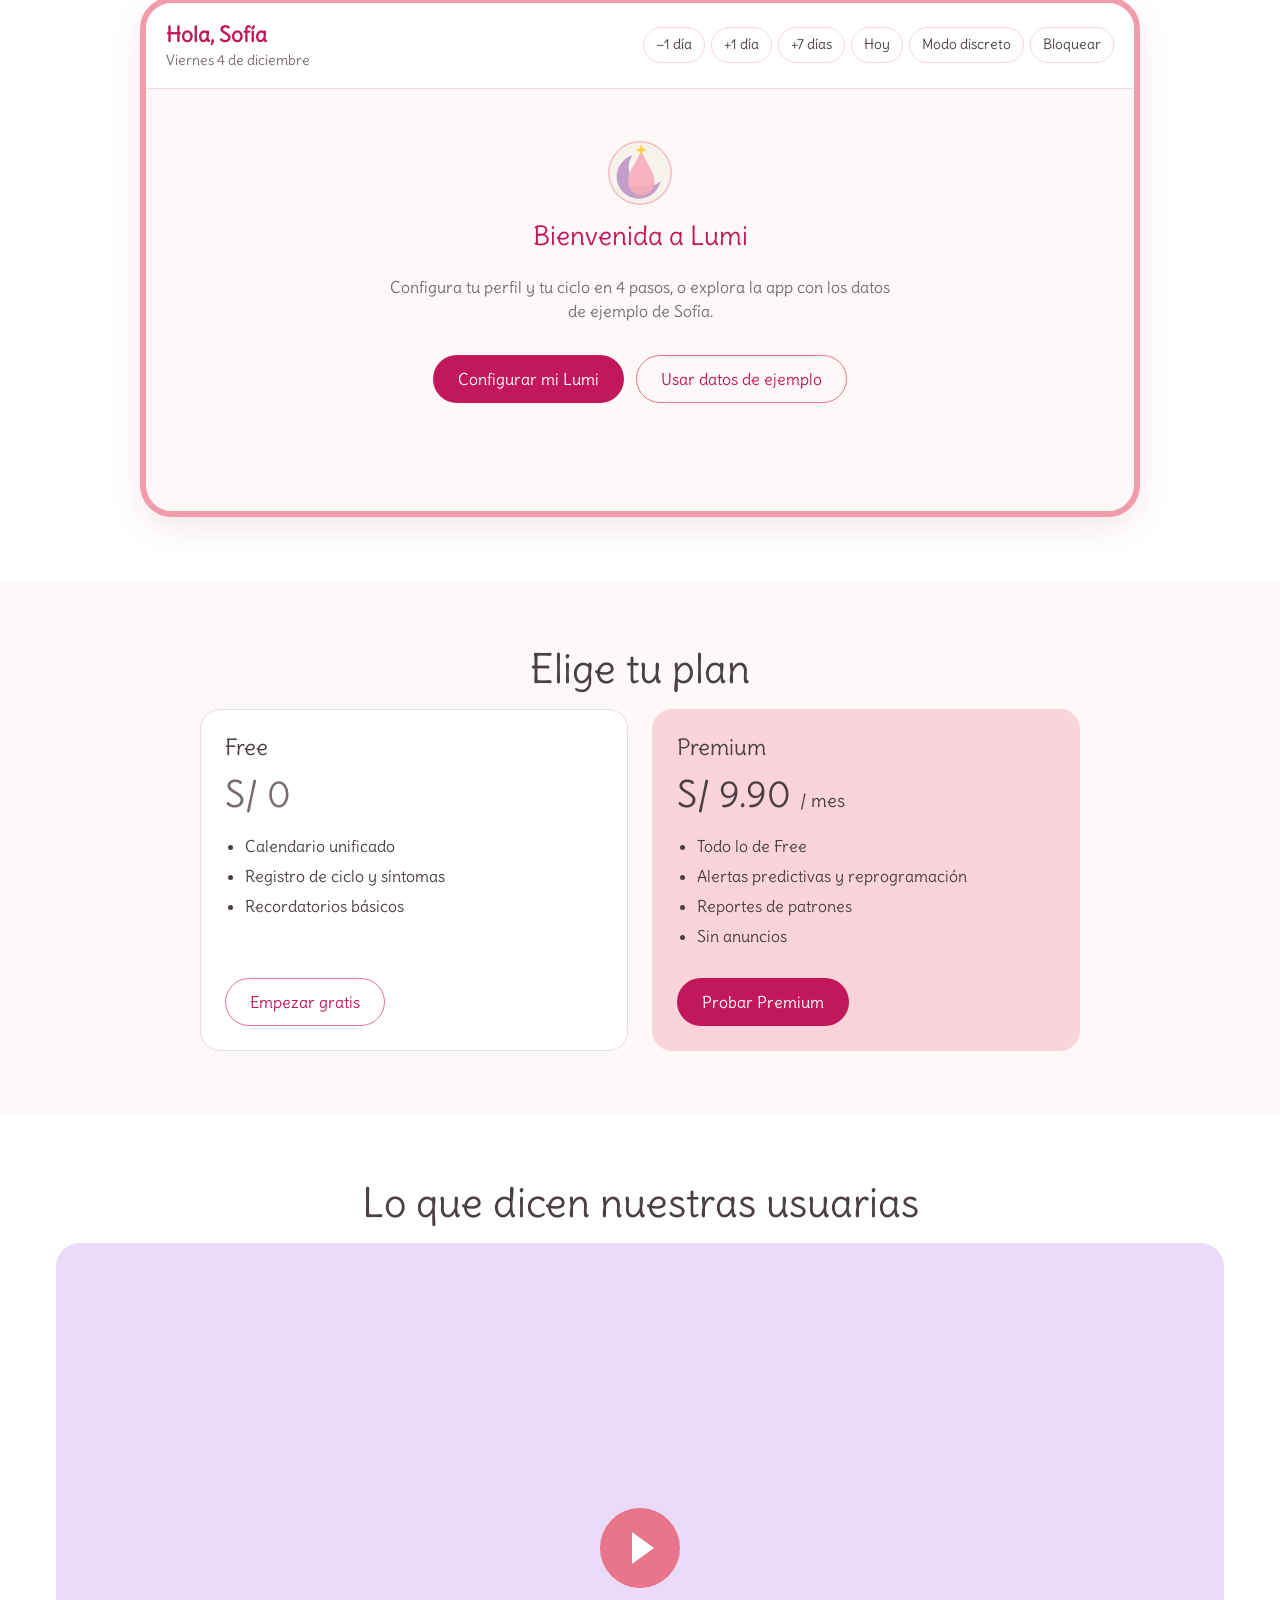
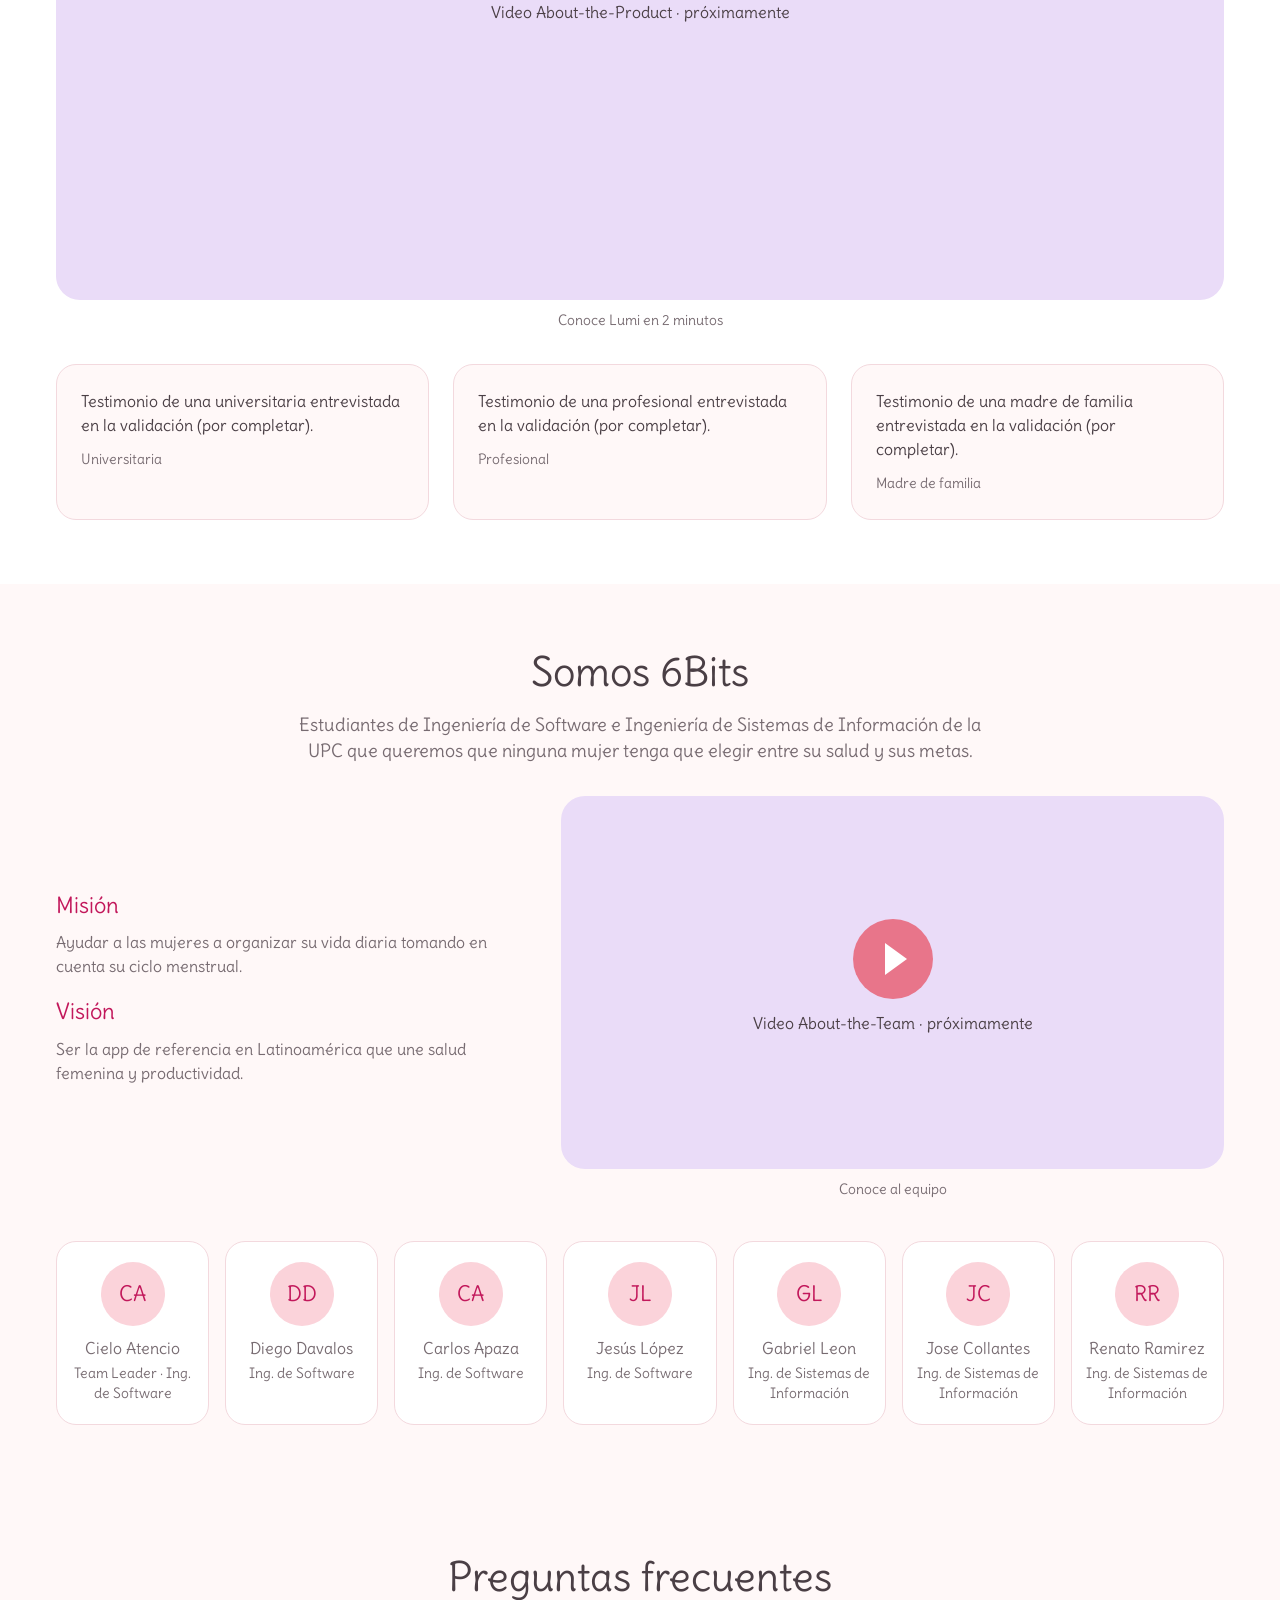
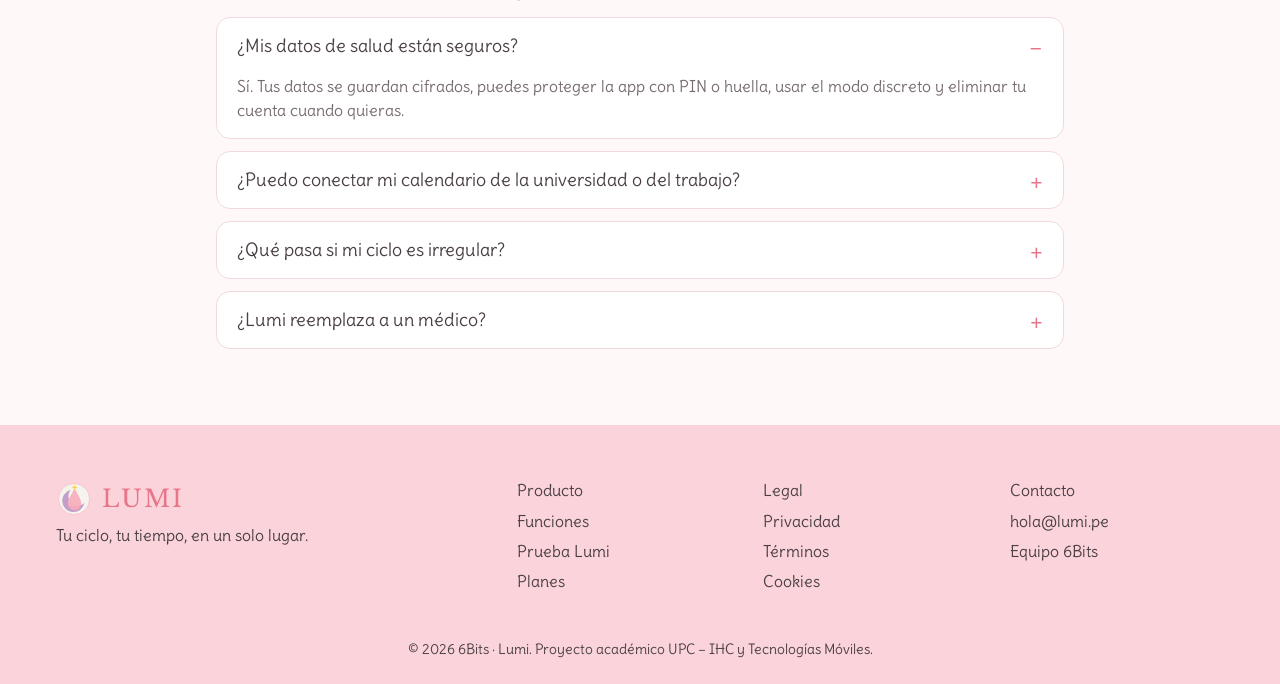
<file: prototype-2/index.html>
<!DOCTYPE html>
<html lang="es">

<head>
  <meta charset="UTF-8">
  <meta name="viewport" content="width=device-width, initial-scale=1.0">
  <meta name="description" content="Lumi: la app que une el seguimiento de tu ciclo menstrual con tu agenda diaria. Prueba la demo interactiva.">
  <title>Lumi – Tu ciclo, tu tiempo, en un solo lugar</title>

  <link rel="icon" type="image/svg+xml" href="assets/images/logo-icon.svg">

  <!-- Tipografías del Style Guide (Figma) -->
  <link rel="preconnect" href="https://fonts.googleapis.com">
  <link rel="preconnect" href="https://fonts.gstatic.com" crossorigin>
  <link href="https://fonts.googleapis.com/css2?family=Delius&family=Libre+Baskerville&display=swap" rel="stylesheet">

  <link rel="stylesheet" href="css/base.css">
  <link rel="stylesheet" href="css/sections/header.css">
  <link rel="stylesheet" href="css/sections/hero.css">
  <link rel="stylesheet" href="css/sections/problem.css">
  <link rel="stylesheet" href="css/sections/features.css">
  <link rel="stylesheet" href="css/sections/how-it-works.css">
  <link rel="stylesheet" href="css/sections/audience.css">
  <link rel="stylesheet" href="css/sections/try-lumi.css">
  <link rel="stylesheet" href="css/sections/pricing.css">
  <link rel="stylesheet" href="css/sections/testimonials.css">
  <link rel="stylesheet" href="css/sections/about-us.css">
  <link rel="stylesheet" href="css/sections/faq.css">
  <link rel="stylesheet" href="css/sections/footer.css">
</head>

<body>
  <a class="skip-link" href="#main-content">Saltar al contenido</a>

  <!-- Header y navegación -->
  <header class="header">
    <div class="container header__bar">
      <a class="logo" href="#home" aria-label="Lumi, ir al inicio">
        <img src="assets/images/logo-icon.svg" alt="" width="44" height="44">
        <span class="logo__text">LUMI</span>
      </a>

      <button class="header__menu-button" type="button" aria-expanded="false" aria-controls="main-menu">
        <span class="visually-hidden">Abrir menú</span>
        <span class="header__menu-icon" aria-hidden="true"></span>
      </button>

      <nav class="header__nav" id="main-menu" aria-label="Menú principal">
        <ul class="header__list">
          <li><a href="#home">Inicio</a></li>
          <li><a href="#features">Funciones</a></li>
          <li><a href="#try-lumi">Prueba Lumi</a></li>
          <li><a href="#pricing">Planes</a></li>
          <li><a href="#testimonials">Testimonios</a></li>
          <li><a href="#about-us">Nosotros</a></li>
          <li><a href="#faq">Preguntas</a></li>
        </ul>
        <a class="button button--primary" href="#download">Descargar Lumi</a>
      </nav>
    </div>
  </header>

  <main id="main-content">

    <!-- Hero -->
    <section class="hero" id="home" aria-labelledby="hero-title">
      <div class="container hero__grid">
        <div>
          <p class="eyebrow">Salud femenina y productividad</p>
          <h1 class="hero__title" id="hero-title">Tu ciclo, tu tiempo, en un solo lugar</h1>
          <p class="hero__description">
            Lumi une el seguimiento de tu ciclo menstrual con tus clases, reuniones y tareas del hogar
            para que planifiques cada semana según tu energía real.
          </p>
          <div class="hero__actions" id="download">
            <a class="button button--dark" href="#try-lumi" aria-label="Descargar Lumi en App Store (próximamente)">App Store</a>
            <a class="button button--dark" href="#try-lumi" aria-label="Descargar Lumi en Google Play (próximamente)">Google Play</a>
            <a class="button button--primary" href="#try-lumi">Probar la demo</a>
          </div>
        </div>

        <div class="phone" role="img" aria-label="Vista previa de la pantalla de inicio de Lumi">
          <p class="phone__greeting">Hola, Sofía</p>
          <div class="phone__block phone__block--lilac">
            <span>Fase folicular · Día 9</span>
            <strong>Energía alta</strong>
          </div>
          <div class="phone__block phone__block--pink">
            <span>Hoy</span>
            <strong>Clase de Cálculo · 8:00</strong>
            <strong>Entrega de informe · 18:00</strong>
          </div>
          <div class="phone__block phone__block--yellow">
            <span>Tu periodo llegaría en 19 días</span>
          </div>
        </div>
      </div>
    </section>

    <!-- Problema -->
    <section class="section problem" id="problem" aria-labelledby="problem-title">
      <div class="container">
        <h2 class="section__title" id="problem-title">¿Te pasa que tu periodo llega justo el día de tu examen?</h2>
        <p class="section__subtitle">
          Lo que encontramos en nuestras entrevistas con universitarias, profesionales y madres de familia:
        </p>
        <div class="grid-3">
          <article class="card">
            <span class="problem__icon" aria-hidden="true"></span>
            <h3>Apps separadas</h3>
            <p>Usan una app para el ciclo y otra para su agenda, y ninguna se comunica.</p>
          </article>
          <article class="card">
            <span class="problem__icon" aria-hidden="true"></span>
            <h3>Imprevistos</h3>
            <p>Los cólicos o la baja energía llegan el día de una actividad importante.</p>
          </article>
          <article class="card">
            <span class="problem__icon" aria-hidden="true"></span>
            <h3>Carga mental</h3>
            <p>Recordar fechas y reorganizar todo genera estrés y baja productividad.</p>
          </article>
        </div>
      </div>
    </section>

    <!-- Funcionalidades -->
    <section class="section section--white features" id="features" aria-labelledby="features-title">
      <div class="container">
        <h2 class="section__title" id="features-title">Todo lo que necesitas, en una sola app</h2>
        <div class="grid-2">
          <article class="card card--pink">
            <svg class="features__icon" viewBox="0 0 24 24" fill="none" stroke="currentColor" stroke-width="2" aria-hidden="true"><rect x="3" y="4" width="18" height="17" rx="3"/><path d="M3 9h18M8 2v4M16 2v4"/></svg>
            <h3>Calendario unificado</h3>
            <p>Tu periodo estimado junto a tus clases, reuniones y tareas.</p>
          </article>
          <article class="card card--lilac">
            <svg class="features__icon" viewBox="0 0 24 24" fill="none" stroke="currentColor" stroke-width="2" aria-hidden="true"><path d="M6 8a6 6 0 1 1 12 0c0 7 3 9 3 9H3s3-2 3-9"/><path d="M10 21a2 2 0 0 0 4 0"/></svg>
            <h3>Alertas predictivas</h3>
            <p>Te avisamos cuando una actividad importante coincide con días de baja energía.</p>
          </article>
          <article class="card card--yellow">
            <svg class="features__icon" viewBox="0 0 24 24" fill="none" stroke="currentColor" stroke-width="2" aria-hidden="true"><path d="M21 12a9 9 0 1 1-3-6.7L21 8"/><path d="M21 3v5h-5"/></svg>
            <h3>Reprogramación inteligente</h3>
            <p>Lumi te sugiere mejores fechas para tus actividades críticas.</p>
          </article>
          <article class="card card--pink">
            <svg class="features__icon" viewBox="0 0 24 24" fill="none" stroke="currentColor" stroke-width="2" aria-hidden="true"><rect x="5" y="11" width="14" height="10" rx="2"/><path d="M8 11V7a4 4 0 0 1 8 0v4"/></svg>
            <h3>Privacidad total</h3>
            <p>Bloqueo con PIN o huella, modo discreto y control de tus datos.</p>
          </article>
        </div>
      </div>
    </section>

    <!-- Cómo funciona -->
    <section class="section how-it-works" id="how-it-works" aria-labelledby="how-it-works-title">
      <div class="container">
        <h2 class="section__title" id="how-it-works-title">Cómo funciona</h2>
        <ol class="grid-3">
          <li class="card">
            <span class="how-it-works__number" aria-hidden="true">1</span>
            <h3>Registra tu ciclo</h3>
            <p>Ingresa la fecha de tu último periodo y la duración de tu ciclo.</p>
          </li>
          <li class="card">
            <span class="how-it-works__number" aria-hidden="true">2</span>
            <h3>Conecta tu agenda</h3>
            <p>Sincroniza Google Calendar u Outlook, o importa tu horario.</p>
          </li>
          <li class="card">
            <span class="how-it-works__number" aria-hidden="true">3</span>
            <h3>Recibe recomendaciones</h3>
            <p>Lumi te avisa y te ayuda a planificar según tu energía.</p>
          </li>
        </ol>
      </div>
    </section>

    <!-- Para quién es -->
    <section class="section section--pink audience" id="audience" aria-labelledby="audience-title">
      <div class="container">
        <h2 class="section__title" id="audience-title">Pensada para ti</h2>
        <div class="grid-3">
          <article class="card">
            <div class="audience__image" aria-hidden="true">
              <svg viewBox="0 0 24 24" fill="none" stroke="currentColor" stroke-width="1.6"><path d="M2 9l10-5 10 5-10 5z"/><path d="M6 11v5c3 2 9 2 12 0v-5"/></svg>
            </div>
            <h3>Universitarias</h3>
            <p>Organiza exámenes y entregas según tu ciclo.</p>
          </article>
          <article class="card">
            <div class="audience__image" aria-hidden="true">
              <svg viewBox="0 0 24 24" fill="none" stroke="currentColor" stroke-width="1.6"><rect x="3" y="7" width="18" height="13" rx="2"/><path d="M9 7V5a2 2 0 0 1 2-2h2a2 2 0 0 1 2 2v2M3 12h18"/></svg>
            </div>
            <h3>Profesionales</h3>
            <p>Planifica reuniones críticas en tus días de más energía.</p>
          </article>
          <article class="card">
            <div class="audience__image" aria-hidden="true">
              <svg viewBox="0 0 24 24" fill="none" stroke="currentColor" stroke-width="1.6"><path d="M3 11l9-7 9 7"/><path d="M5 10v10h14V10"/><path d="M10 20v-5h4v5"/></svg>
            </div>
            <h3>Madres de familia</h3>
            <p>Coordina el hogar, las citas de tus hijos y tu bienestar.</p>
          </article>
        </div>
      </div>
    </section>

    <!-- Prueba Lumi: demo interactiva con 35 HU del core -->
    <section class="section section--white try-lumi" id="try-lumi" aria-labelledby="try-lumi-title">
      <div class="container">
        <div class="try-lumi__intro">
          <p class="eyebrow">Demo interactiva</p>
          <h2 class="section__title" id="try-lumi-title">Prueba Lumi ahora</h2>
          <p class="section__subtitle">
            Usa la app desde aquí: registra tu ciclo, agrega actividades, recibe alertas y cuida tu bienestar.
            Puedes simular el paso de los días con los botones de arriba. Los datos se borran al recargar la página.
          </p>
        </div>

        <details class="try-lumi__stories">
          <summary>Ver las 35 historias de usuario que puedes probar</summary>
          <div class="try-lumi__table-wrap">
            <table class="try-lumi__table">
              <caption class="visually-hidden">Historias de usuario implementadas en la demo</caption>
              <thead>
                <tr><th scope="col">HU</th><th scope="col">Título</th><th scope="col">Dónde probarla</th></tr>
              </thead>
              <tbody>
                <tr><td>US-44</td><td>Calendario unificado de ciclo y actividades</td><td>Calendario</td></tr>
                <tr><td>US-45</td><td>Fases del ciclo y nivel de energía</td><td>Inicio</td></tr>
                <tr><td>US-11</td><td>Registro de inicio y fin del periodo</td><td>Calendario → Registrar</td></tr>
                <tr><td>US-03</td><td>Configuración de fechas iniciales del ciclo</td><td>Bienvenida · Perfil → Editar</td></tr>
                <tr><td>US-46</td><td>Alerta predictiva en días de baja energía</td><td>Inicio</td></tr>
                <tr><td>US-47</td><td>Sugerencia de reprogramación</td><td>Inicio → Mover</td></tr>
                <tr><td>US-48</td><td>Recordatorios combinados de ciclo y actividades</td><td>Calendario → Agregar · Inicio</td></tr>
                <tr><td>US-19</td><td>Sincronización con Google Calendar u Outlook</td><td>Horarios</td></tr>
                <tr><td>US-21</td><td>Creación de eventos y tareas</td><td>Calendario → Agregar</td></tr>
                <tr><td>US-50</td><td>Tareas del hogar y citas familiares</td><td>Calendario → Tipo</td></tr>
                <tr><td>US-12</td><td>Registro de síntomas</td><td>Calendario → Registrar</td></tr>
                <tr><td>US-17</td><td>Registro del flujo menstrual</td><td>Calendario → Registrar</td></tr>
                <tr><td>US-18</td><td>Registro del estado de ánimo</td><td>Calendario → Registrar · Bienestar</td></tr>
                <tr><td>US-14</td><td>Ajuste automático por irregularidad</td><td>Inicio</td></tr>
                <tr><td>US-16</td><td>Alerta de retraso del periodo</td><td>Inicio (avanza +7 días tres veces)</td></tr>
                <tr><td>US-13</td><td>Historial de ciclos anteriores</td><td>Perfil</td></tr>
                <tr><td>US-49</td><td>Reporte de patrones</td><td>Perfil</td></tr>
                <tr><td>US-22</td><td>Nivel de importancia de compromisos</td><td>Calendario → Agregar</td></tr>
                <tr><td>US-20</td><td>Importación de horario por CSV</td><td>Horarios</td></tr>
                <tr><td>US-23</td><td>Clasificación de reuniones laborales</td><td>Horarios · Calendario</td></tr>
                <tr><td>US-01</td><td>Perfil según estilo de vida</td><td>Bienvenida · Perfil</td></tr>
                <tr><td>US-05</td><td>Objetivos personales</td><td>Bienvenida · Perfil</td></tr>
                <tr><td>US-15</td><td>Registro de medicamentos y anticonceptivos</td><td>Calendario → Registrar · Perfil → Reporte</td></tr>
                <tr><td>US-35</td><td>Autocuidado según el ánimo</td><td>Bienestar</td></tr>
                <tr><td>US-36</td><td>Refrigerios energéticos</td><td>Bienestar</td></tr>
                <tr><td>US-37</td><td>Recordatorio de agua</td><td>Bienestar</td></tr>
                <tr><td>US-38</td><td>Resumen semanal de hidratación y nutrición</td><td>Bienestar</td></tr>
                <tr><td>US-26</td><td>Modo discreto</td><td>Barra superior · Perfil</td></tr>
                <tr><td>US-25</td><td>Bloqueo con PIN o huella</td><td>Perfil → Crear PIN → Bloquear</td></tr>
                <tr><td>US-24</td><td>Desconexión o eliminación de agendas</td><td>Horarios</td></tr>
                <tr><td>US-30</td><td>Catálogo de hábitos sugeridos</td><td>Bienestar</td></tr>
                <tr><td>US-31</td><td>Racha de días consecutivos</td><td>Bienestar</td></tr>
                <tr><td>US-32</td><td>Hábitos por momento del día</td><td>Bienestar</td></tr>
                <tr><td>US-33</td><td>Pausa temporal de un hábito</td><td>Bienestar</td></tr>
                <tr><td>US-34</td><td>Archivo de hábitos</td><td>Bienestar</td></tr>
                <tr><td>US-06</td><td>Tutorial interactivo</td><td>Bienvenida (paso 4)</td></tr>
              </tbody>
            </table>
          </div>
        </details>

        <div class="app" id="app" aria-label="Demo interactiva de la app Lumi">
          <div class="app__topbar"></div>

          <div class="app__welcome">
            <img src="assets/images/logo-icon.svg" alt="" width="72" height="72">
            <h3>Bienvenida a Lumi</h3>
            <p>Configura tu perfil y tu ciclo en 4 pasos, o explora la app con los datos de ejemplo de Sofía.</p>
            <div class="hero__actions">
              <button type="button" class="button button--primary" data-action="start">Configurar mi Lumi</button>
              <button type="button" class="button button--outline" data-action="sample">Usar datos de ejemplo</button>
            </div>
          </div>

          <div class="app__layout">
            <div class="app__tabs" role="tablist" aria-label="Secciones de la app">
              <button type="button" class="app__tab" role="tab" id="app-tab-home" aria-controls="app-panel-home" data-tab="home">
                <svg viewBox="0 0 24 24" fill="none" stroke="currentColor" stroke-width="2" aria-hidden="true"><path d="M3 11l9-7 9 7v9a1 1 0 0 1-1 1h-5v-6H9v6H4a1 1 0 0 1-1-1z"/></svg>
                Inicio
              </button>
              <button type="button" class="app__tab" role="tab" id="app-tab-calendar" aria-controls="app-panel-calendar" data-tab="calendar">
                <svg viewBox="0 0 24 24" fill="none" stroke="currentColor" stroke-width="2" aria-hidden="true"><rect x="3" y="4" width="18" height="17" rx="3"/><path d="M3 9h18M8 2v4M16 2v4"/></svg>
                Calendario
              </button>
              <button type="button" class="app__tab" role="tab" id="app-tab-schedule" aria-controls="app-panel-schedule" data-tab="schedule">
                <svg viewBox="0 0 24 24" fill="none" stroke="currentColor" stroke-width="2" aria-hidden="true"><circle cx="12" cy="12" r="9"/><path d="M12 7v5l3 3"/></svg>
                Horarios
              </button>
              <button type="button" class="app__tab" role="tab" id="app-tab-wellness" aria-controls="app-panel-wellness" data-tab="wellness">
                <svg viewBox="0 0 24 24" fill="none" stroke="currentColor" stroke-width="2" aria-hidden="true"><path d="M12 21s-8-5-8-11a5 5 0 0 1 8-4 5 5 0 0 1 8 4c0 6-8 11-8 11z"/></svg>
                Bienestar
              </button>
              <button type="button" class="app__tab" role="tab" id="app-tab-profile" aria-controls="app-panel-profile" data-tab="profile">
                <svg viewBox="0 0 24 24" fill="none" stroke="currentColor" stroke-width="2" aria-hidden="true"><circle cx="12" cy="8" r="4"/><path d="M4 21c1-4 4-6 8-6s7 2 8 6"/></svg>
                Perfil
              </button>
            </div>

            <div class="app__body">
              <div class="app__panel" role="tabpanel" id="app-panel-home" aria-labelledby="app-tab-home"></div>
              <div class="app__panel" role="tabpanel" id="app-panel-calendar" aria-labelledby="app-tab-calendar"></div>
              <div class="app__panel" role="tabpanel" id="app-panel-schedule" aria-labelledby="app-tab-schedule"></div>
              <div class="app__panel" role="tabpanel" id="app-panel-wellness" aria-labelledby="app-tab-wellness"></div>
              <div class="app__panel" role="tabpanel" id="app-panel-profile" aria-labelledby="app-tab-profile"></div>
            </div>
          </div>

          <div class="app__overlay" hidden></div>
          <div class="app__toast" role="status" aria-live="polite"></div>
        </div>
      </div>
    </section>

    <!-- Planes -->
    <section class="section pricing" id="pricing" aria-labelledby="pricing-title">
      <div class="container">
        <h2 class="section__title" id="pricing-title">Elige tu plan</h2>
        <div class="grid-2">
          <article class="card plan">
            <h3 class="plan__name">Free</h3>
            <p class="plan__price">S/ 0</p>
            <ul class="plan__list">
              <li>Calendario unificado</li>
              <li>Registro de ciclo y síntomas</li>
              <li>Recordatorios básicos</li>
            </ul>
            <a class="button button--outline" href="#try-lumi">Empezar gratis</a>
          </article>
          <article class="card card--pink plan">
            <h3 class="plan__name">Premium</h3>
            <p class="plan__price">S/ 9.90 <span>/ mes</span></p>
            <ul class="plan__list">
              <li>Todo lo de Free</li>
              <li>Alertas predictivas y reprogramación</li>
              <li>Reportes de patrones</li>
              <li>Sin anuncios</li>
            </ul>
            <a class="button button--primary" href="#try-lumi">Probar Premium</a>
          </article>
        </div>
      </div>
    </section>

    <!-- Testimonios y video About-the-Product -->
    <section class="section section--white testimonials" id="testimonials" aria-labelledby="testimonials-title">
      <div class="container">
        <h2 class="section__title" id="testimonials-title">Lo que dicen nuestras usuarias</h2>

        <figure class="video">
          <!-- Reemplazar por el iframe de YouTube del video About-the-Product -->
          <div class="video__frame">
            <span class="video__play" aria-hidden="true"></span>
            <p>Video About-the-Product · próximamente</p>
          </div>
          <figcaption>Conoce Lumi en 2 minutos</figcaption>
        </figure>

        <div class="grid-3">
          <!-- Reemplazar por frases reales de las entrevistas de validación -->
          <blockquote class="card testimonial">
            <p>Testimonio de una universitaria entrevistada en la validación (por completar).</p>
            <footer>Universitaria</footer>
          </blockquote>
          <blockquote class="card testimonial">
            <p>Testimonio de una profesional entrevistada en la validación (por completar).</p>
            <footer>Profesional</footer>
          </blockquote>
          <blockquote class="card testimonial">
            <p>Testimonio de una madre de familia entrevistada en la validación (por completar).</p>
            <footer>Madre de familia</footer>
          </blockquote>
        </div>
      </div>
    </section>

    <!-- Nosotros: equipo 6Bits y video About-the-Team -->
    <section class="section about-us" id="about-us" aria-labelledby="about-us-title">
      <div class="container">
        <h2 class="section__title" id="about-us-title">Somos 6Bits</h2>
        <p class="section__subtitle">
          Estudiantes de Ingeniería de Software e Ingeniería de Sistemas de Información de la UPC que queremos
          que ninguna mujer tenga que elegir entre su salud y sus metas.
        </p>

        <div class="about-us__grid">
          <div class="about-us__text">
            <h3>Misión</h3>
            <p>Ayudar a las mujeres a organizar su vida diaria tomando en cuenta su ciclo menstrual.</p>
            <h3>Visión</h3>
            <p>Ser la app de referencia en Latinoamérica que une salud femenina y productividad.</p>
          </div>
          <figure class="video">
            <!-- Reemplazar por el iframe de YouTube del video About-the-Team -->
            <div class="video__frame">
              <span class="video__play" aria-hidden="true"></span>
              <p>Video About-the-Team · próximamente</p>
            </div>
            <figcaption>Conoce al equipo</figcaption>
          </figure>
        </div>

        <ul class="team">
          <li class="card team__member"><span class="team__avatar" aria-hidden="true">CA</span><p class="team__name">Cielo Atencio</p><p class="team__role">Team Leader · Ing. de Software</p></li>
          <li class="card team__member"><span class="team__avatar" aria-hidden="true">DD</span><p class="team__name">Diego Davalos</p><p class="team__role">Ing. de Software</p></li>
          <li class="card team__member"><span class="team__avatar" aria-hidden="true">CA</span><p class="team__name">Carlos Apaza</p><p class="team__role">Ing. de Software</p></li>
          <li class="card team__member"><span class="team__avatar" aria-hidden="true">JL</span><p class="team__name">Jesús López</p><p class="team__role">Ing. de Software</p></li>
          <li class="card team__member"><span class="team__avatar" aria-hidden="true">GL</span><p class="team__name">Gabriel Leon</p><p class="team__role">Ing. de Sistemas de Información</p></li>
          <li class="card team__member"><span class="team__avatar" aria-hidden="true">JC</span><p class="team__name">Jose Collantes</p><p class="team__role">Ing. de Sistemas de Información</p></li>
          <li class="card team__member"><span class="team__avatar" aria-hidden="true">RR</span><p class="team__name">Renato Ramirez</p><p class="team__role">Ing. de Sistemas de Información</p></li>
        </ul>
      </div>
    </section>

    <!-- Preguntas frecuentes -->
    <section class="section faq" id="faq" aria-labelledby="faq-title">
      <div class="container">
        <h2 class="section__title" id="faq-title">Preguntas frecuentes</h2>

        <div class="faq__item">
          <h3>
            <button class="faq__question" type="button" aria-expanded="true" aria-controls="faq-1">¿Mis datos de salud están seguros?</button>
          </h3>
          <div class="faq__answer" id="faq-1">
            <p>Sí. Tus datos se guardan cifrados, puedes proteger la app con PIN o huella, usar el modo discreto y eliminar tu cuenta cuando quieras.</p>
          </div>
        </div>
        <div class="faq__item">
          <h3>
            <button class="faq__question" type="button" aria-expanded="false" aria-controls="faq-2">¿Puedo conectar mi calendario de la universidad o del trabajo?</button>
          </h3>
          <div class="faq__answer" id="faq-2" hidden>
            <p>Sí. Puedes vincular Google Calendar u Outlook, o importar tu horario de clases desde un archivo CSV.</p>
          </div>
        </div>
        <div class="faq__item">
          <h3>
            <button class="faq__question" type="button" aria-expanded="false" aria-controls="faq-3">¿Qué pasa si mi ciclo es irregular?</button>
          </h3>
          <div class="faq__answer" id="faq-3" hidden>
            <p>Lumi aprende de tus registros y ajusta la predicción a tu promedio real. Si tu periodo se retrasa, te avisa.</p>
          </div>
        </div>
        <div class="faq__item">
          <h3>
            <button class="faq__question" type="button" aria-expanded="false" aria-controls="faq-4">¿Lumi reemplaza a un médico?</button>
          </h3>
          <div class="faq__answer" id="faq-4" hidden>
            <p>No. Lumi te ayuda a organizarte, pero no da diagnósticos. Ante cualquier molestia o retraso prolongado, consulta a un profesional de salud.</p>
          </div>
        </div>
      </div>
    </section>

  </main>

  <!-- Footer -->
  <footer class="footer">
    <div class="container">
      <div class="footer__grid">
        <div>
          <a class="logo" href="#home" aria-label="Lumi, ir al inicio">
            <img src="assets/images/logo-icon.svg" alt="" width="36" height="36">
            <span class="logo__text logo__text--small">LUMI</span>
          </a>
          <p>Tu ciclo, tu tiempo, en un solo lugar.</p>
        </div>
        <nav aria-label="Producto">
          <h2 class="footer__title">Producto</h2>
          <ul>
            <li><a href="#features">Funciones</a></li>
            <li><a href="#try-lumi">Prueba Lumi</a></li>
            <li><a href="#pricing">Planes</a></li>
          </ul>
        </nav>
        <nav aria-label="Legal">
          <h2 class="footer__title">Legal</h2>
          <ul>
            <li><a href="#faq">Privacidad</a></li>
            <li><a href="#faq">Términos</a></li>
            <li><a href="#faq">Cookies</a></li>
          </ul>
        </nav>
        <div>
          <h2 class="footer__title">Contacto</h2>
          <ul>
            <li><a href="mailto:hola@lumi.pe">hola@lumi.pe</a></li>
            <li><a href="#about-us">Equipo 6Bits</a></li>
          </ul>
        </div>
      </div>
      <p class="footer__copy">© 2026 6Bits · Lumi. Proyecto académico UPC – IHC y Tecnologías Móviles.</p>
    </div>
  </footer>

  <script src="js/menu.js"></script>
  <script src="js/faq.js"></script>
  <script src="js/try-lumi.js"></script>
</body>

</html>
</file>
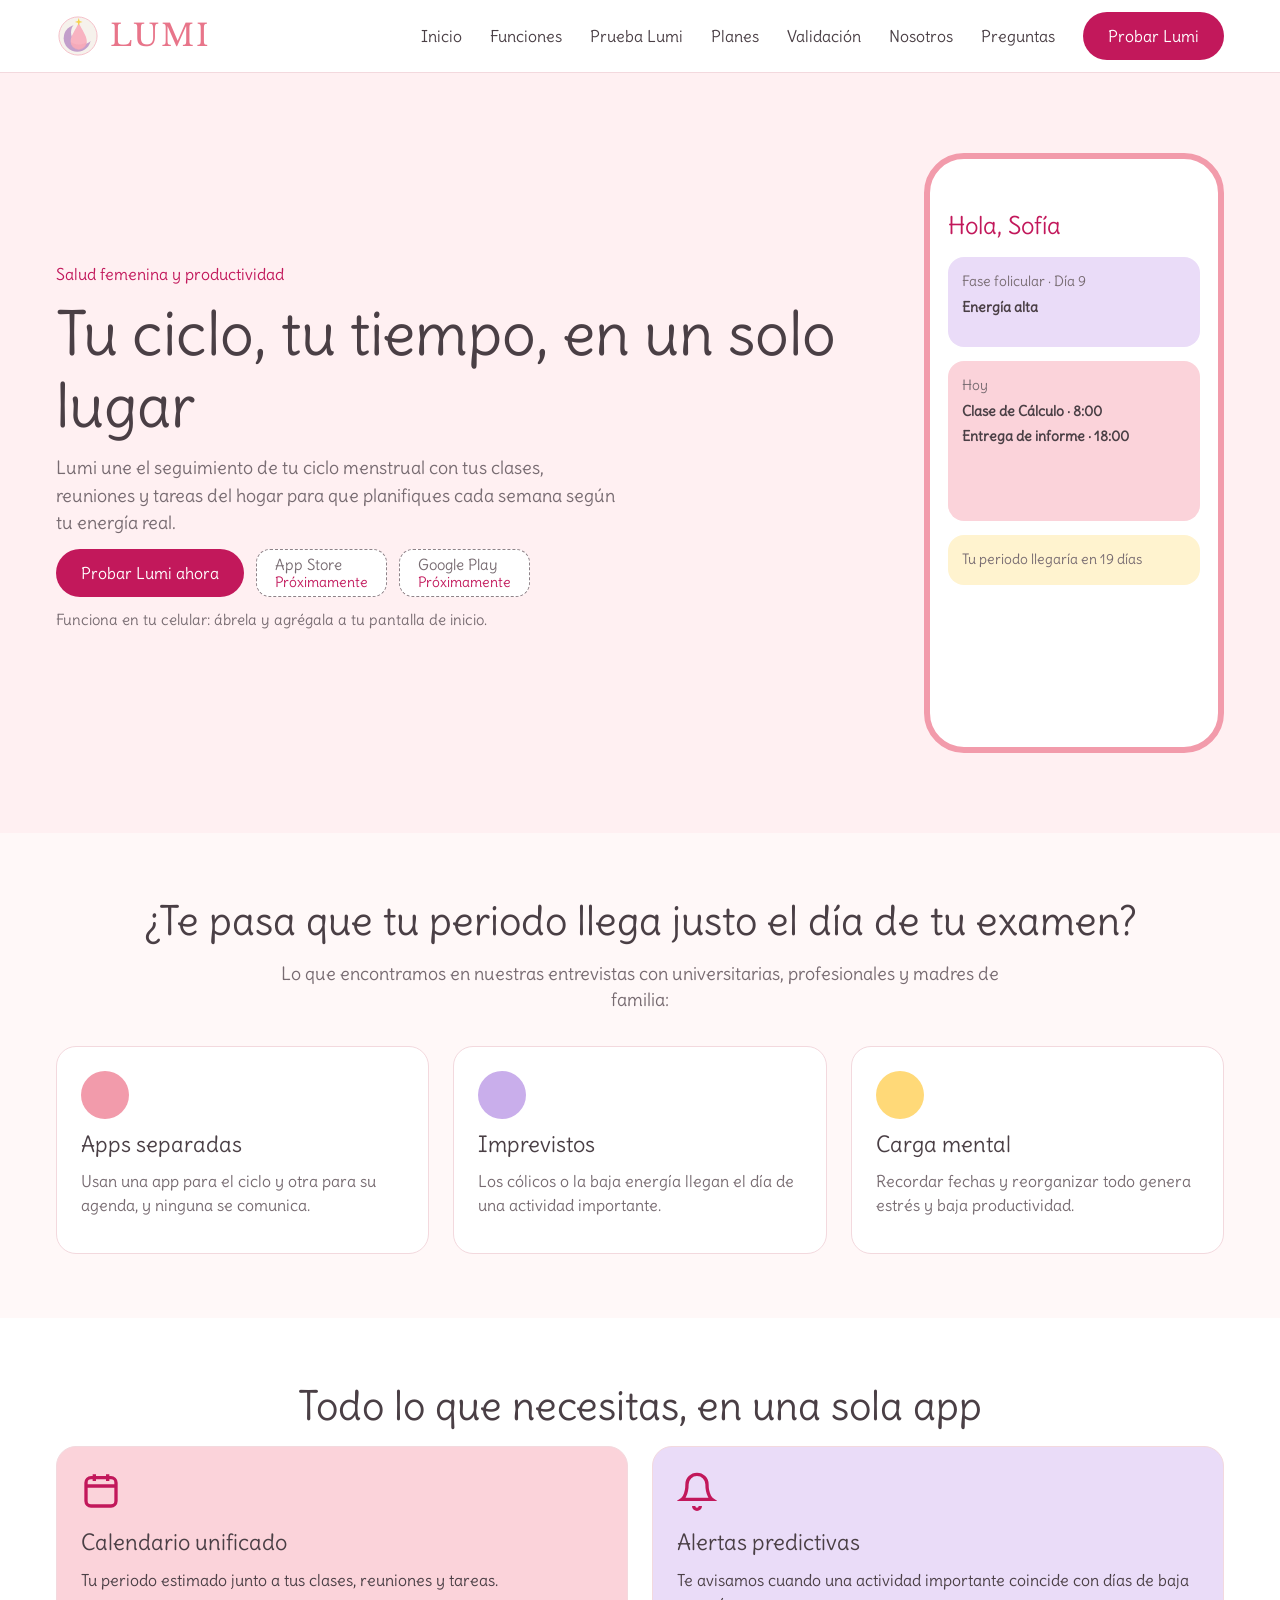
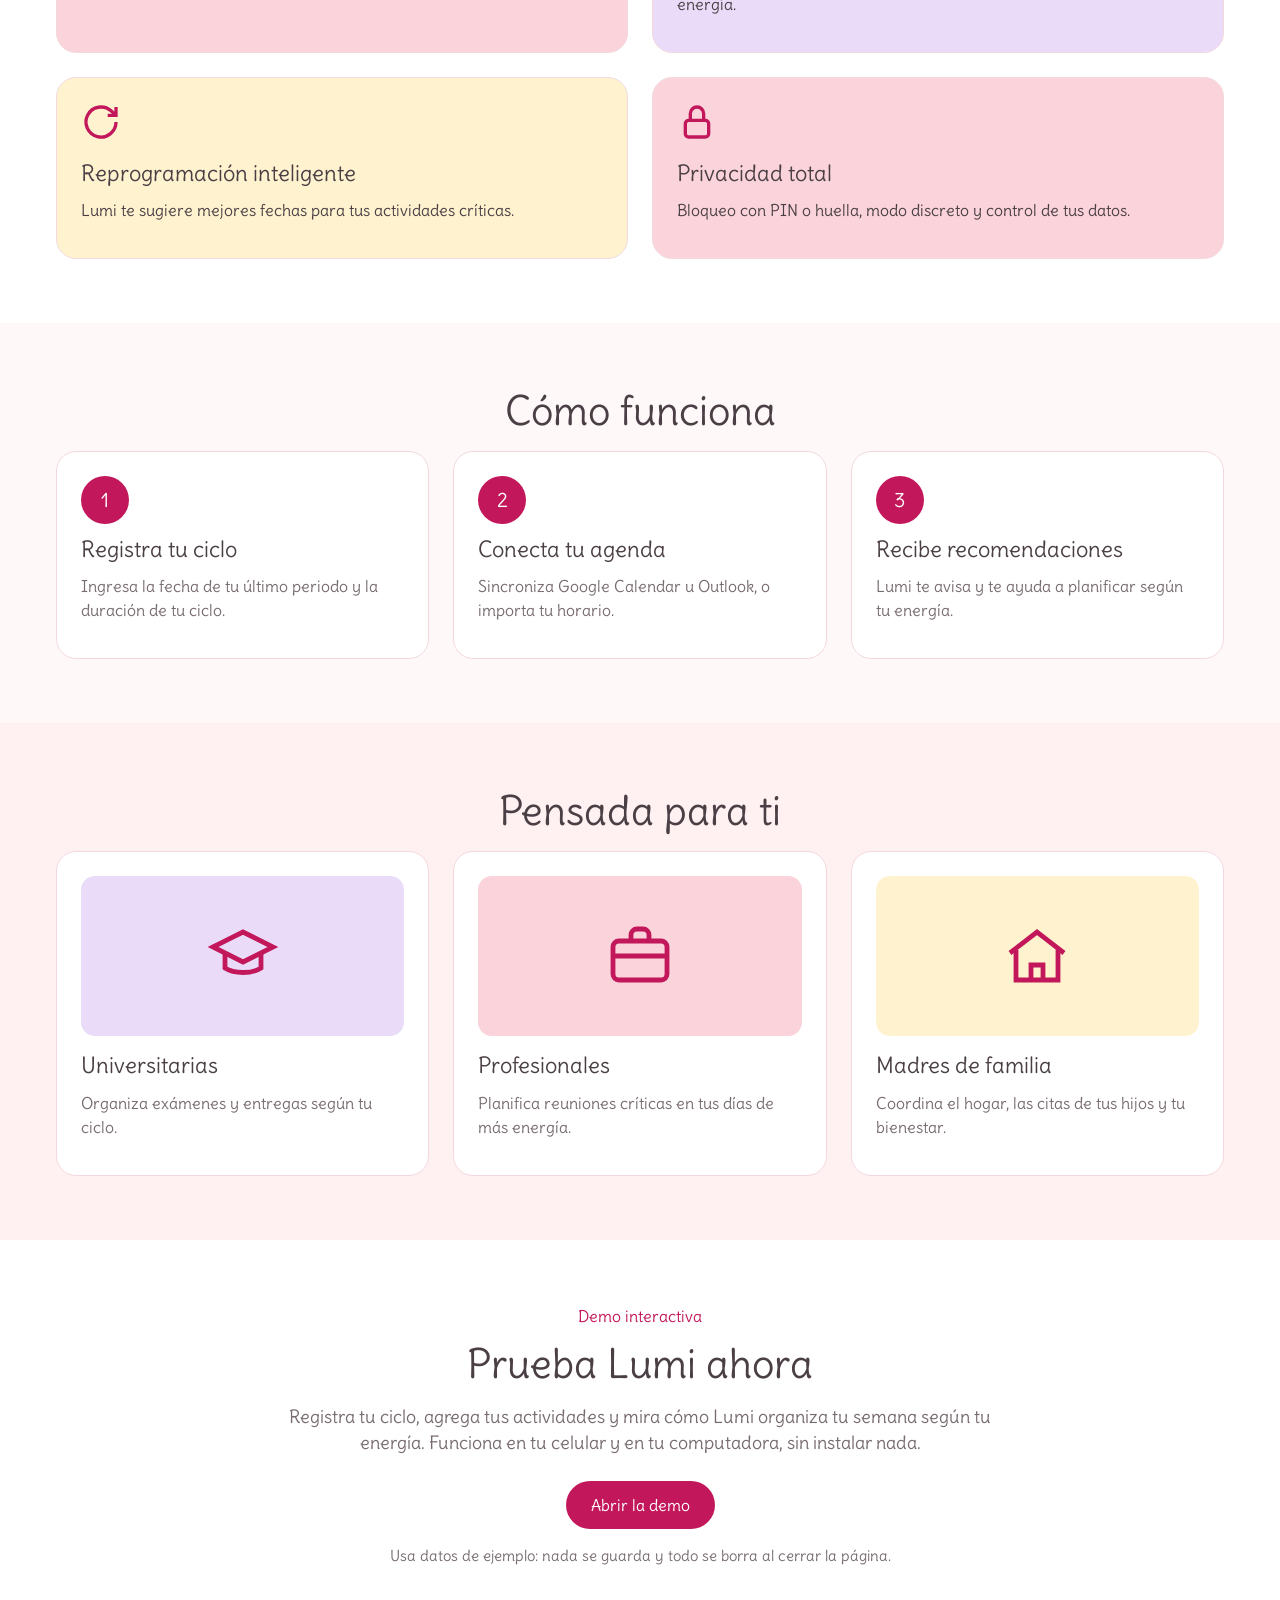
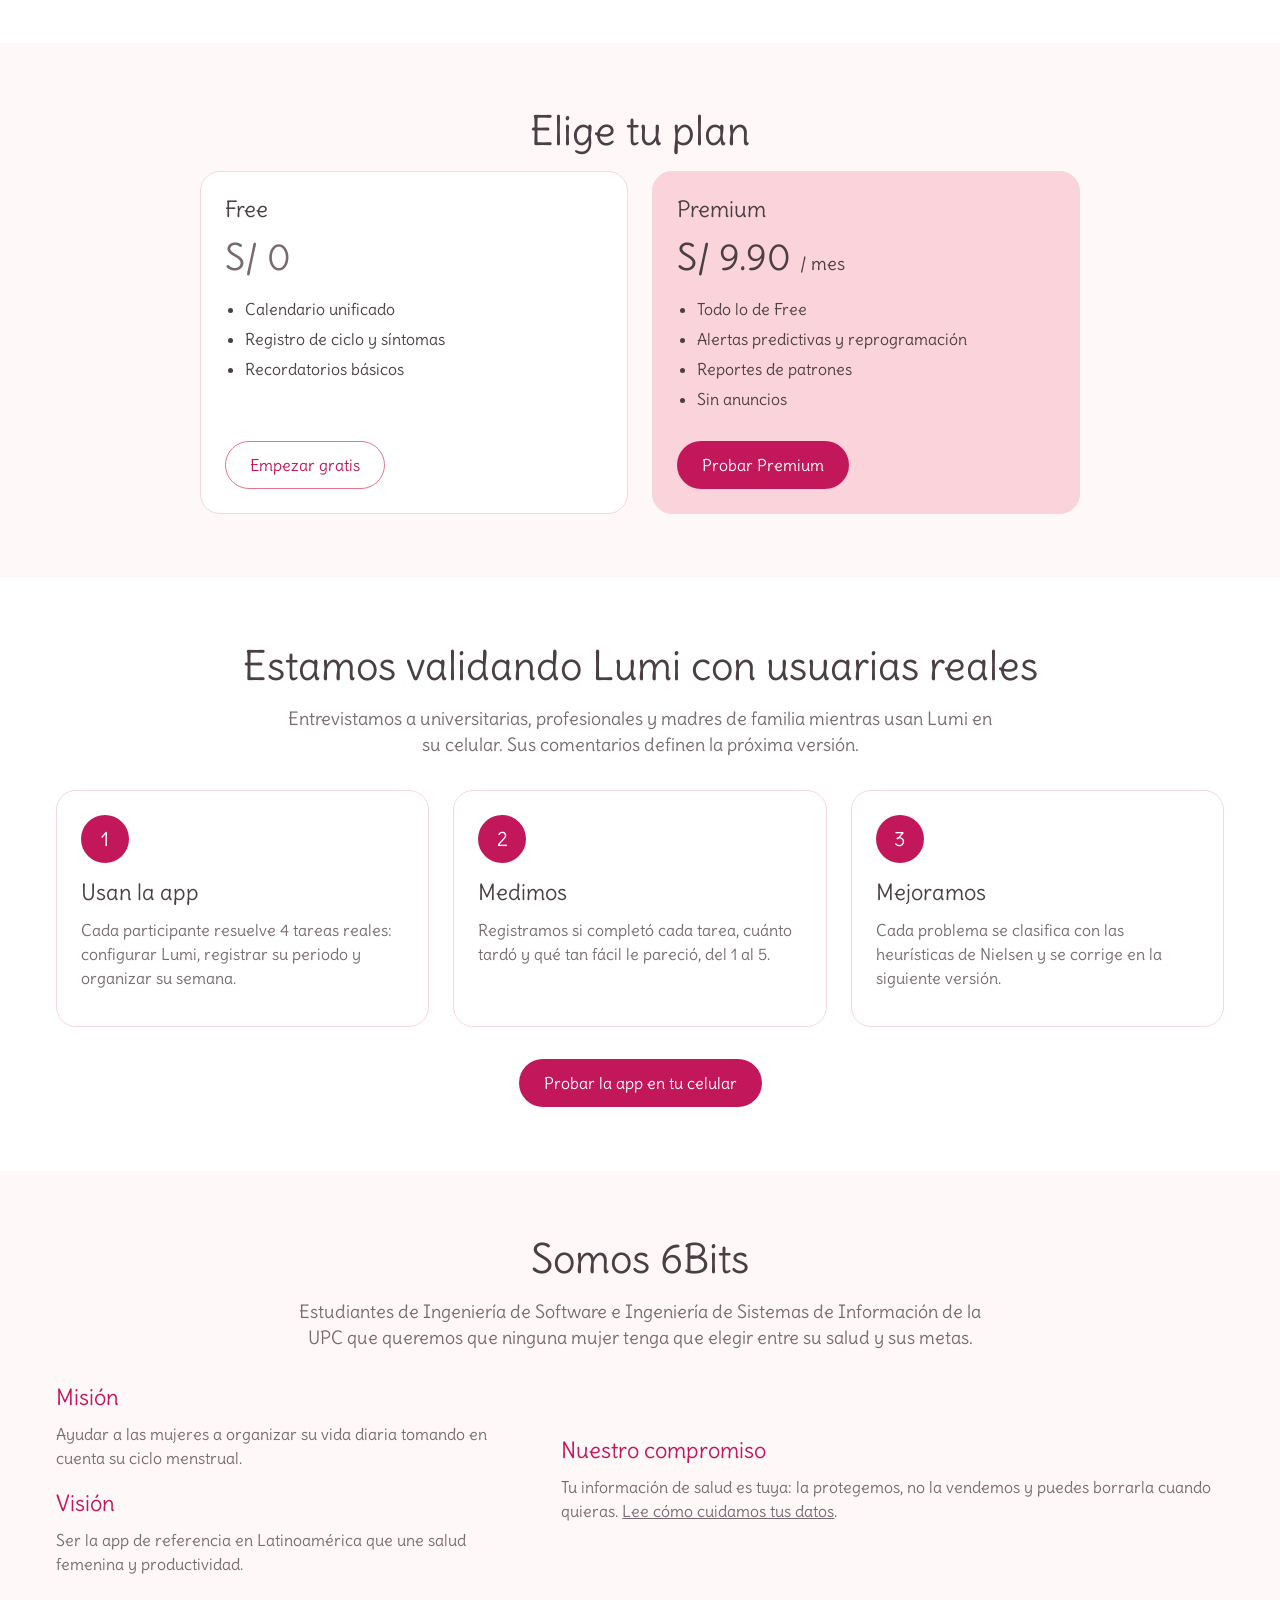
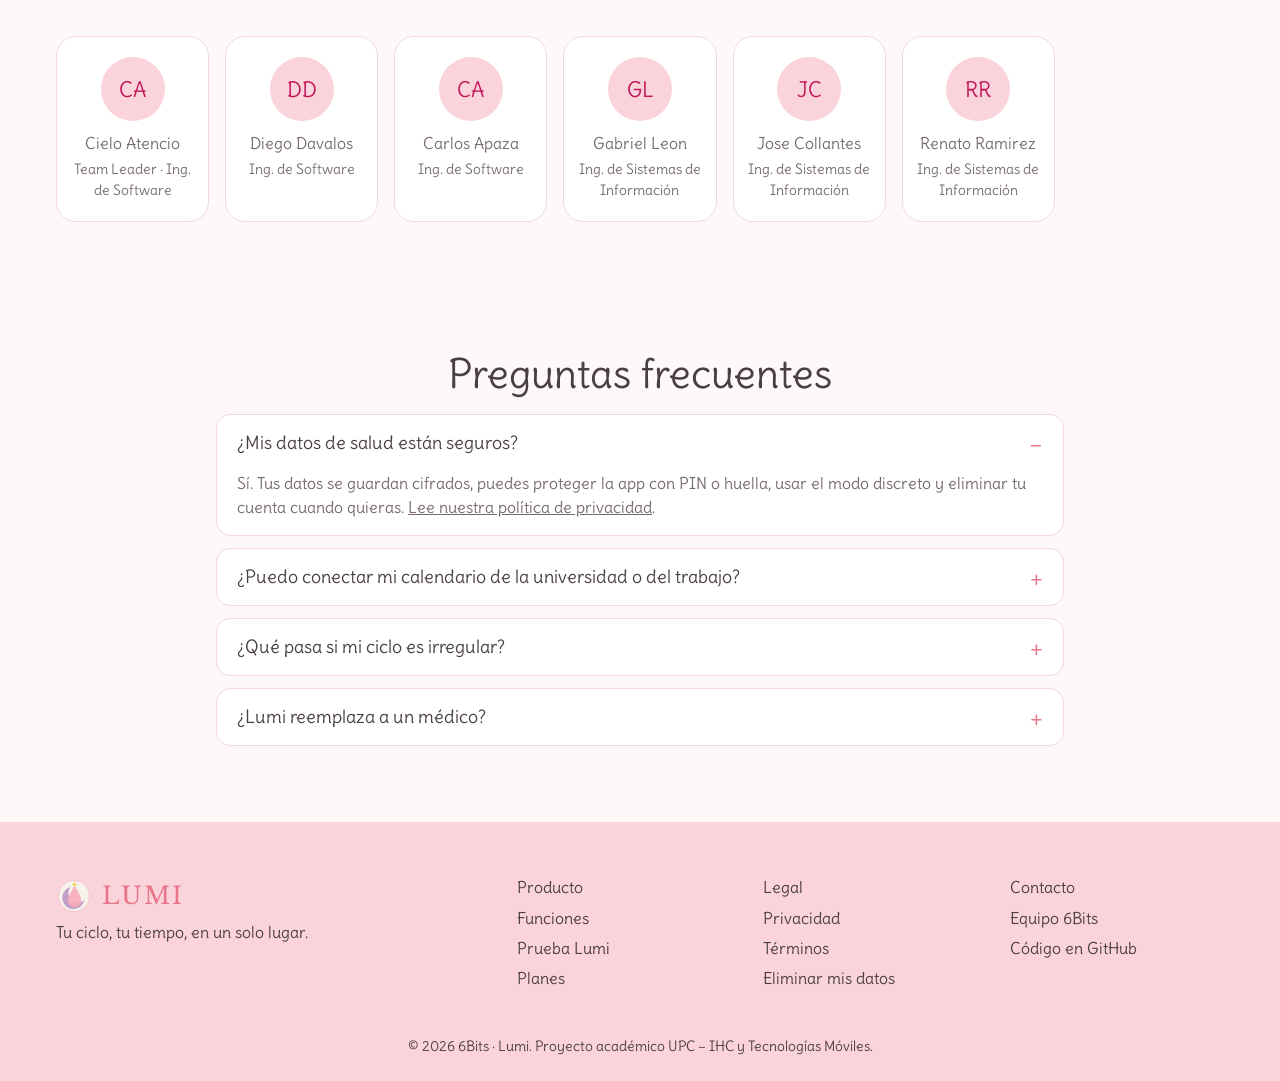
<file: prototype-3/index.html>
<!DOCTYPE html>
<html lang="es">

<head>
  <meta charset="UTF-8">
  <meta name="viewport" content="width=device-width, initial-scale=1.0">
  <meta name="description" content="Lumi: la app que une el seguimiento de tu ciclo menstrual con tu agenda diaria. Prueba la demo interactiva.">
  <title>Lumi – Tu ciclo, tu tiempo, en un solo lugar</title>

  <link rel="icon" type="image/svg+xml" href="assets/images/logo-icon.svg">

  <!-- Tipografías del Style Guide (Figma) -->
  <link rel="preconnect" href="https://fonts.googleapis.com">
  <link rel="preconnect" href="https://fonts.gstatic.com" crossorigin>
  <link href="https://fonts.googleapis.com/css2?family=Delius&family=Libre+Baskerville&display=swap" rel="stylesheet">

  <link rel="stylesheet" href="css/base.css">
  <link rel="stylesheet" href="css/sections/header.css">
  <link rel="stylesheet" href="css/sections/hero.css">
  <link rel="stylesheet" href="css/sections/problem.css">
  <link rel="stylesheet" href="css/sections/features.css">
  <link rel="stylesheet" href="css/sections/how-it-works.css">
  <link rel="stylesheet" href="css/sections/audience.css">
  <link rel="stylesheet" href="css/sections/try-lumi.css">
  <link rel="stylesheet" href="css/sections/pricing.css">
  <link rel="stylesheet" href="css/sections/validation.css">
  <link rel="stylesheet" href="css/sections/about-us.css">
  <link rel="stylesheet" href="css/sections/faq.css">
  <link rel="stylesheet" href="css/sections/footer.css">
</head>

<body>
  <a class="skip-link" href="#main-content">Saltar al contenido</a>

  <!-- Header y navegación -->
  <header class="header">
    <div class="container header__bar">
      <a class="logo" href="#home" aria-label="Lumi, ir al inicio">
        <img src="assets/images/logo-icon.svg" alt="" width="44" height="44">
        <span class="logo__text">LUMI</span>
      </a>

      <button class="header__menu-button" type="button" aria-expanded="false" aria-controls="main-menu">
        <span class="visually-hidden">Abrir menú</span>
        <span class="header__menu-icon" aria-hidden="true"></span>
      </button>

      <nav class="header__nav" id="main-menu" aria-label="Menú principal">
        <ul class="header__list">
          <li><a href="#home">Inicio</a></li>
          <li><a href="#features">Funciones</a></li>
          <li><a href="#try-lumi">Prueba Lumi</a></li>
          <li><a href="#pricing">Planes</a></li>
          <li><a href="#validation">Validación</a></li>
          <li><a href="#about-us">Nosotros</a></li>
          <li><a href="#faq">Preguntas</a></li>
        </ul>
        <a class="button button--primary" href="app.html">Probar Lumi</a>
      </nav>
    </div>
  </header>

  <main id="main-content">

    <!-- Hero -->
    <section class="hero" id="home" aria-labelledby="hero-title">
      <div class="container hero__grid">
        <div>
          <p class="eyebrow">Salud femenina y productividad</p>
          <h1 class="hero__title" id="hero-title">Tu ciclo, tu tiempo, en un solo lugar</h1>
          <p class="hero__description">
            Lumi une el seguimiento de tu ciclo menstrual con tus clases, reuniones y tareas del hogar
            para que planifiques cada semana según tu energía real.
          </p>
          <div class="hero__actions" id="download">
            <a class="button button--primary hero__main-action" href="app.html">Probar Lumi ahora</a>
            <span class="store-badge" aria-disabled="true">App Store <small>Próximamente</small></span>
            <span class="store-badge" aria-disabled="true">Google Play <small>Próximamente</small></span>
          </div>
          <p class="hero__note">Funciona en tu celular: ábrela y agrégala a tu pantalla de inicio.</p>
        </div>

        <div class="phone" role="img" aria-label="Vista previa de la pantalla de inicio de Lumi">
          <p class="phone__greeting">Hola, Sofía</p>
          <div class="phone__block phone__block--lilac">
            <span>Fase folicular · Día 9</span>
            <strong>Energía alta</strong>
          </div>
          <div class="phone__block phone__block--pink">
            <span>Hoy</span>
            <strong>Clase de Cálculo · 8:00</strong>
            <strong>Entrega de informe · 18:00</strong>
          </div>
          <div class="phone__block phone__block--yellow">
            <span>Tu periodo llegaría en 19 días</span>
          </div>
        </div>
      </div>
    </section>

    <!-- Problema -->
    <section class="section problem" id="problem" aria-labelledby="problem-title">
      <div class="container">
        <h2 class="section__title" id="problem-title">¿Te pasa que tu periodo llega justo el día de tu examen?</h2>
        <p class="section__subtitle">
          Lo que encontramos en nuestras entrevistas con universitarias, profesionales y madres de familia:
        </p>
        <div class="grid-3">
          <article class="card">
            <span class="problem__icon" aria-hidden="true"></span>
            <h3>Apps separadas</h3>
            <p>Usan una app para el ciclo y otra para su agenda, y ninguna se comunica.</p>
          </article>
          <article class="card">
            <span class="problem__icon" aria-hidden="true"></span>
            <h3>Imprevistos</h3>
            <p>Los cólicos o la baja energía llegan el día de una actividad importante.</p>
          </article>
          <article class="card">
            <span class="problem__icon" aria-hidden="true"></span>
            <h3>Carga mental</h3>
            <p>Recordar fechas y reorganizar todo genera estrés y baja productividad.</p>
          </article>
        </div>
      </div>
    </section>

    <!-- Funcionalidades -->
    <section class="section section--white features" id="features" aria-labelledby="features-title">
      <div class="container">
        <h2 class="section__title" id="features-title">Todo lo que necesitas, en una sola app</h2>
        <div class="grid-2">
          <article class="card card--pink">
            <svg class="features__icon" viewBox="0 0 24 24" fill="none" stroke="currentColor" stroke-width="2" aria-hidden="true"><rect x="3" y="4" width="18" height="17" rx="3"/><path d="M3 9h18M8 2v4M16 2v4"/></svg>
            <h3>Calendario unificado</h3>
            <p>Tu periodo estimado junto a tus clases, reuniones y tareas.</p>
          </article>
          <article class="card card--lilac">
            <svg class="features__icon" viewBox="0 0 24 24" fill="none" stroke="currentColor" stroke-width="2" aria-hidden="true"><path d="M6 8a6 6 0 1 1 12 0c0 7 3 9 3 9H3s3-2 3-9"/><path d="M10 21a2 2 0 0 0 4 0"/></svg>
            <h3>Alertas predictivas</h3>
            <p>Te avisamos cuando una actividad importante coincide con días de baja energía.</p>
          </article>
          <article class="card card--yellow">
            <svg class="features__icon" viewBox="0 0 24 24" fill="none" stroke="currentColor" stroke-width="2" aria-hidden="true"><path d="M21 12a9 9 0 1 1-3-6.7L21 8"/><path d="M21 3v5h-5"/></svg>
            <h3>Reprogramación inteligente</h3>
            <p>Lumi te sugiere mejores fechas para tus actividades críticas.</p>
          </article>
          <article class="card card--pink">
            <svg class="features__icon" viewBox="0 0 24 24" fill="none" stroke="currentColor" stroke-width="2" aria-hidden="true"><rect x="5" y="11" width="14" height="10" rx="2"/><path d="M8 11V7a4 4 0 0 1 8 0v4"/></svg>
            <h3>Privacidad total</h3>
            <p>Bloqueo con PIN o huella, modo discreto y control de tus datos.</p>
          </article>
        </div>
      </div>
    </section>

    <!-- Cómo funciona -->
    <section class="section how-it-works" id="how-it-works" aria-labelledby="how-it-works-title">
      <div class="container">
        <h2 class="section__title" id="how-it-works-title">Cómo funciona</h2>
        <ol class="grid-3">
          <li class="card">
            <span class="how-it-works__number" aria-hidden="true">1</span>
            <h3>Registra tu ciclo</h3>
            <p>Ingresa la fecha de tu último periodo y la duración de tu ciclo.</p>
          </li>
          <li class="card">
            <span class="how-it-works__number" aria-hidden="true">2</span>
            <h3>Conecta tu agenda</h3>
            <p>Sincroniza Google Calendar u Outlook, o importa tu horario.</p>
          </li>
          <li class="card">
            <span class="how-it-works__number" aria-hidden="true">3</span>
            <h3>Recibe recomendaciones</h3>
            <p>Lumi te avisa y te ayuda a planificar según tu energía.</p>
          </li>
        </ol>
      </div>
    </section>

    <!-- Para quién es -->
    <section class="section section--pink audience" id="audience" aria-labelledby="audience-title">
      <div class="container">
        <h2 class="section__title" id="audience-title">Pensada para ti</h2>
        <div class="grid-3">
          <article class="card">
            <div class="audience__image" aria-hidden="true">
              <svg viewBox="0 0 24 24" fill="none" stroke="currentColor" stroke-width="1.6"><path d="M2 9l10-5 10 5-10 5z"/><path d="M6 11v5c3 2 9 2 12 0v-5"/></svg>
            </div>
            <h3>Universitarias</h3>
            <p>Organiza exámenes y entregas según tu ciclo.</p>
          </article>
          <article class="card">
            <div class="audience__image" aria-hidden="true">
              <svg viewBox="0 0 24 24" fill="none" stroke="currentColor" stroke-width="1.6"><rect x="3" y="7" width="18" height="13" rx="2"/><path d="M9 7V5a2 2 0 0 1 2-2h2a2 2 0 0 1 2 2v2M3 12h18"/></svg>
            </div>
            <h3>Profesionales</h3>
            <p>Planifica reuniones críticas en tus días de más energía.</p>
          </article>
          <article class="card">
            <div class="audience__image" aria-hidden="true">
              <svg viewBox="0 0 24 24" fill="none" stroke="currentColor" stroke-width="1.6"><path d="M3 11l9-7 9 7"/><path d="M5 10v10h14V10"/><path d="M10 20v-5h4v5"/></svg>
            </div>
            <h3>Madres de familia</h3>
            <p>Coordina el hogar, las citas de tus hijos y tu bienestar.</p>
          </article>
        </div>
      </div>
    </section>

    <!-- Prueba Lumi: acceso a la demo -->
    <section class="section section--white try-lumi" id="try-lumi" aria-labelledby="try-lumi-title">
      <div class="container">
        <div class="try-lumi__intro">
          <p class="eyebrow">Demo interactiva</p>
          <h2 class="section__title" id="try-lumi-title">Prueba Lumi ahora</h2>
          <p class="section__subtitle">
            Registra tu ciclo, agrega tus actividades y mira cómo Lumi organiza tu semana según tu energía.
            Funciona en tu celular y en tu computadora, sin instalar nada.
          </p>
          <p><a class="button button--primary" href="app.html">Abrir la demo</a></p>
          <p class="try-lumi__note">Usa datos de ejemplo: nada se guarda y todo se borra al cerrar la página.</p>
        </div>
      </div>
    </section>

    <!-- Planes -->
    <section class="section pricing" id="pricing" aria-labelledby="pricing-title">
      <div class="container">
        <h2 class="section__title" id="pricing-title">Elige tu plan</h2>
        <div class="grid-2">
          <article class="card plan">
            <h3 class="plan__name">Free</h3>
            <p class="plan__price">S/ 0</p>
            <ul class="plan__list">
              <li>Calendario unificado</li>
              <li>Registro de ciclo y síntomas</li>
              <li>Recordatorios básicos</li>
            </ul>
            <a class="button button--outline" href="app.html">Empezar gratis</a>
          </article>
          <article class="card card--pink plan">
            <h3 class="plan__name">Premium</h3>
            <p class="plan__price">S/ 9.90 <span>/ mes</span></p>
            <ul class="plan__list">
              <li>Todo lo de Free</li>
              <li>Alertas predictivas y reprogramación</li>
              <li>Reportes de patrones</li>
              <li>Sin anuncios</li>
            </ul>
            <a class="button button--primary" href="app.html">Probar Premium</a>
          </article>
        </div>
      </div>
    </section>

    <!-- Validación con usuarias -->
    <section class="section section--white validation" id="validation" aria-labelledby="validation-title">
      <div class="container">
        <h2 class="section__title" id="validation-title">Estamos validando Lumi con usuarias reales</h2>
        <p class="section__subtitle">
          Entrevistamos a universitarias, profesionales y madres de familia mientras usan Lumi en su celular.
          Sus comentarios definen la próxima versión.
        </p>
        <div class="grid-3">
          <article class="card validation__step">
            <span class="how-it-works__number" aria-hidden="true">1</span>
            <h3>Usan la app</h3>
            <p>Cada participante resuelve 4 tareas reales: configurar Lumi, registrar su periodo y organizar su semana.</p>
          </article>
          <article class="card validation__step">
            <span class="how-it-works__number" aria-hidden="true">2</span>
            <h3>Medimos</h3>
            <p>Registramos si completó cada tarea, cuánto tardó y qué tan fácil le pareció, del 1 al 5.</p>
          </article>
          <article class="card validation__step">
            <span class="how-it-works__number" aria-hidden="true">3</span>
            <h3>Mejoramos</h3>
            <p>Cada problema se clasifica con las heurísticas de Nielsen y se corrige en la siguiente versión.</p>
          </article>
        </div>
        <p class="validation__cta"><a class="button button--primary" href="app.html">Probar la app en tu celular</a></p>
      </div>
    </section>

    <!-- Nosotros: equipo 6Bits y video About-the-Team -->
    <section class="section about-us" id="about-us" aria-labelledby="about-us-title">
      <div class="container">
        <h2 class="section__title" id="about-us-title">Somos 6Bits</h2>
        <p class="section__subtitle">
          Estudiantes de Ingeniería de Software e Ingeniería de Sistemas de Información de la UPC que queremos
          que ninguna mujer tenga que elegir entre su salud y sus metas.
        </p>

        <div class="about-us__grid">
          <div class="about-us__text">
            <h3>Misión</h3>
            <p>Ayudar a las mujeres a organizar su vida diaria tomando en cuenta su ciclo menstrual.</p>
            <h3>Visión</h3>
            <p>Ser la app de referencia en Latinoamérica que une salud femenina y productividad.</p>
          </div>
          <div class="about-us__text">
            <h3>Nuestro compromiso</h3>
            <p>Tu información de salud es tuya: la protegemos, no la vendemos y puedes borrarla cuando quieras. <a href="privacy.html">Lee cómo cuidamos tus datos</a>.</p>
          </div>
        </div>

        <ul class="team">
          <li class="card team__member"><span class="team__avatar" aria-hidden="true">CA</span><p class="team__name">Cielo Atencio</p><p class="team__role">Team Leader · Ing. de Software</p></li>
          <li class="card team__member"><span class="team__avatar" aria-hidden="true">DD</span><p class="team__name">Diego Davalos</p><p class="team__role">Ing. de Software</p></li>
          <li class="card team__member"><span class="team__avatar" aria-hidden="true">CA</span><p class="team__name">Carlos Apaza</p><p class="team__role">Ing. de Software</p></li>
          <li class="card team__member"><span class="team__avatar" aria-hidden="true">GL</span><p class="team__name">Gabriel Leon</p><p class="team__role">Ing. de Sistemas de Información</p></li>
          <li class="card team__member"><span class="team__avatar" aria-hidden="true">JC</span><p class="team__name">Jose Collantes</p><p class="team__role">Ing. de Sistemas de Información</p></li>
          <li class="card team__member"><span class="team__avatar" aria-hidden="true">RR</span><p class="team__name">Renato Ramirez</p><p class="team__role">Ing. de Sistemas de Información</p></li>
        </ul>
      </div>
    </section>

    <!-- Preguntas frecuentes -->
    <section class="section faq" id="faq" aria-labelledby="faq-title">
      <div class="container">
        <h2 class="section__title" id="faq-title">Preguntas frecuentes</h2>

        <div class="faq__item">
          <h3>
            <button class="faq__question" type="button" aria-expanded="true" aria-controls="faq-1">¿Mis datos de salud están seguros?</button>
          </h3>
          <div class="faq__answer" id="faq-1">
            <p>Sí. Tus datos se guardan cifrados, puedes proteger la app con PIN o huella, usar el modo discreto y eliminar tu cuenta cuando quieras. <a href="privacy.html">Lee nuestra política de privacidad</a>.</p>
          </div>
        </div>
        <div class="faq__item">
          <h3>
            <button class="faq__question" type="button" aria-expanded="false" aria-controls="faq-2">¿Puedo conectar mi calendario de la universidad o del trabajo?</button>
          </h3>
          <div class="faq__answer" id="faq-2" hidden>
            <p>Sí. Puedes vincular Google Calendar u Outlook, o importar tu horario de clases desde un archivo CSV.</p>
          </div>
        </div>
        <div class="faq__item">
          <h3>
            <button class="faq__question" type="button" aria-expanded="false" aria-controls="faq-3">¿Qué pasa si mi ciclo es irregular?</button>
          </h3>
          <div class="faq__answer" id="faq-3" hidden>
            <p>Lumi aprende de tus registros y ajusta la predicción a tu promedio real. Si tu periodo se retrasa, te avisa.</p>
          </div>
        </div>
        <div class="faq__item">
          <h3>
            <button class="faq__question" type="button" aria-expanded="false" aria-controls="faq-4">¿Lumi reemplaza a un médico?</button>
          </h3>
          <div class="faq__answer" id="faq-4" hidden>
            <p>No. Lumi te ayuda a organizarte, pero no da diagnósticos. Ante cualquier molestia o retraso prolongado, consulta a un profesional de salud.</p>
          </div>
        </div>
      </div>
    </section>

  </main>

  <!-- Footer -->
  <footer class="footer">
    <div class="container">
      <div class="footer__grid">
        <div>
          <a class="logo" href="#home" aria-label="Lumi, ir al inicio">
            <img src="assets/images/logo-icon.svg" alt="" width="36" height="36">
            <span class="logo__text logo__text--small">LUMI</span>
          </a>
          <p>Tu ciclo, tu tiempo, en un solo lugar.</p>
        </div>
        <nav aria-label="Producto">
          <h2 class="footer__title">Producto</h2>
          <ul>
            <li><a href="#features">Funciones</a></li>
            <li><a href="#try-lumi">Prueba Lumi</a></li>
            <li><a href="#pricing">Planes</a></li>
          </ul>
        </nav>
        <nav aria-label="Legal">
          <h2 class="footer__title">Legal</h2>
          <ul>
            <li><a href="privacy.html#privacidad">Privacidad</a></li>
            <li><a href="privacy.html#terminos">Términos</a></li>
            <li><a href="privacy.html#eliminar">Eliminar mis datos</a></li>
          </ul>
        </nav>
        <div>
          <h2 class="footer__title">Contacto</h2>
          <ul>
            <li><a href="#about-us">Equipo 6Bits</a></li>
            <li><a href="https://github.com/LUMI-UPC/Lumi-landing-page">Código en GitHub</a></li>
          </ul>
        </div>
      </div>
      <p class="footer__copy">© 2026 6Bits · Lumi. Proyecto académico UPC – IHC y Tecnologías Móviles.</p>
    </div>
  </footer>

  <script src="js/menu.js"></script>
  <script src="js/faq.js"></script>
</body>

</html>
</file>
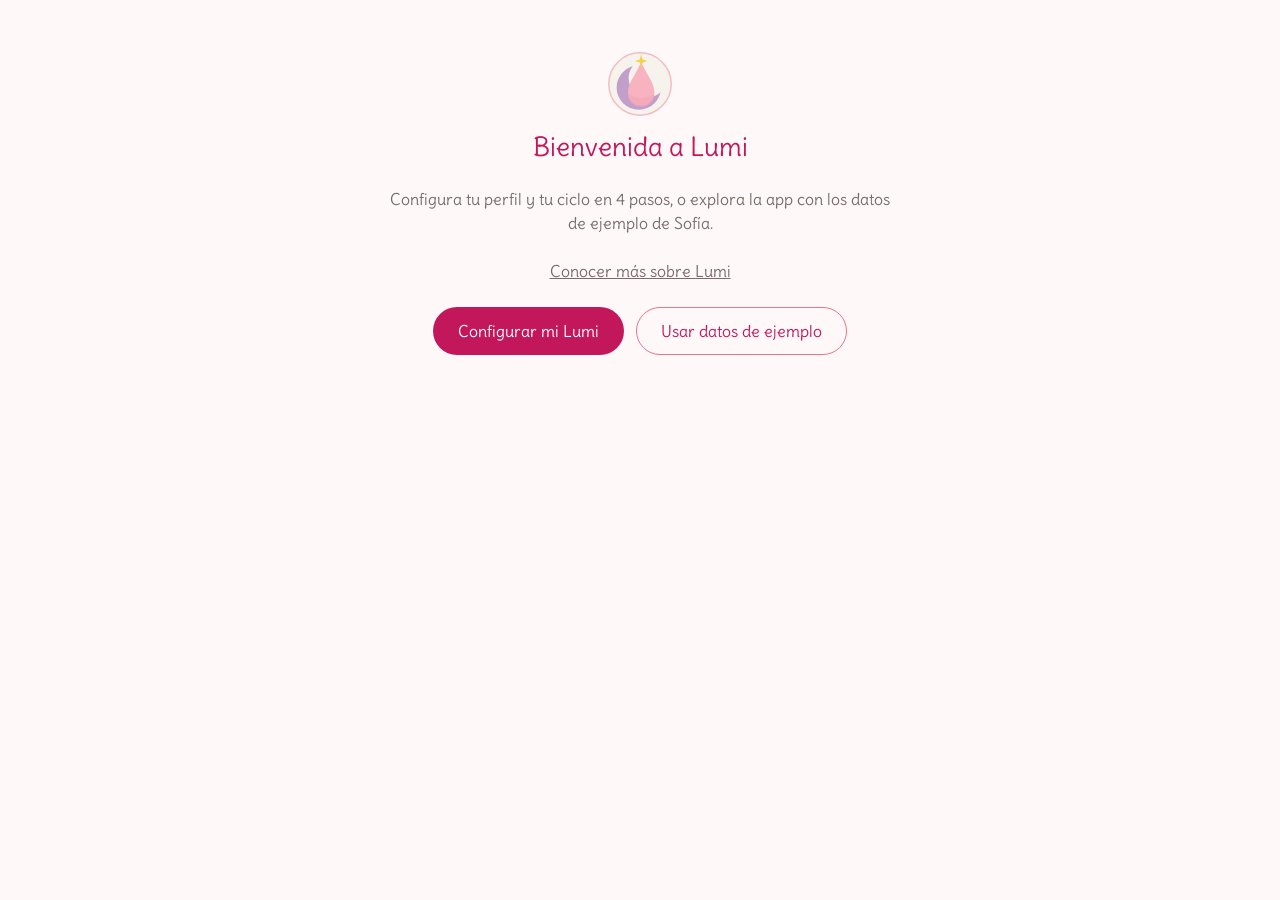
<file: prototype-3/app.html>
<!DOCTYPE html>
<html lang="es">

<head>
  <meta charset="UTF-8">
  <meta name="viewport" content="width=device-width, initial-scale=1.0, viewport-fit=cover">
  <meta name="description" content="Lumi: prueba la app que une tu ciclo menstrual con tu agenda diaria.">
  <meta name="theme-color" content="#ffffff">
  <meta name="mobile-web-app-capable" content="yes">
  <meta name="apple-mobile-web-app-capable" content="yes">
  <meta name="apple-mobile-web-app-title" content="Lumi">
  <title>Lumi – App</title>

  <link rel="icon" type="image/svg+xml" href="assets/images/logo-icon.svg">
  <link rel="apple-touch-icon" href="assets/images/logo-icon-192.png">
  <link rel="manifest" href="manifest.webmanifest">

  <link rel="preconnect" href="https://fonts.googleapis.com">
  <link rel="preconnect" href="https://fonts.gstatic.com" crossorigin>
  <link href="https://fonts.googleapis.com/css2?family=Delius&family=Libre+Baskerville&display=swap" rel="stylesheet">

  <link rel="stylesheet" href="css/base.css">
  <link rel="stylesheet" href="css/sections/try-lumi.css">
</head>

<body class="app-page">

  <main id="main-content">
    <h1 class="visually-hidden">Lumi</h1>
  <div class="app" id="app" aria-label="Demo interactiva de la app Lumi">
    <div class="app__topbar"></div>

    <div class="app__welcome">
      <img src="assets/images/logo-icon.svg" alt="" width="72" height="72">
      <h3>Bienvenida a Lumi</h3>
      <p>Configura tu perfil y tu ciclo en 4 pasos, o explora la app con los datos de ejemplo de Sofía.</p>
      <p><a href="index.html">Conocer más sobre Lumi</a></p>
      <div class="hero__actions">
        <button type="button" class="button button--primary" data-action="start">Configurar mi Lumi</button>
        <button type="button" class="button button--outline" data-action="sample">Usar datos de ejemplo</button>
      </div>
    </div>

    <div class="app__layout">
      <div class="app__tabs" role="tablist" aria-label="Secciones de la app">
        <button type="button" class="app__tab" role="tab" id="app-tab-home" aria-controls="app-panel-home" data-tab="home">
          <svg viewBox="0 0 24 24" fill="none" stroke="currentColor" stroke-width="2" aria-hidden="true"><path d="M3 11l9-7 9 7v9a1 1 0 0 1-1 1h-5v-6H9v6H4a1 1 0 0 1-1-1z"/></svg>
          Inicio
        </button>
        <button type="button" class="app__tab" role="tab" id="app-tab-calendar" aria-controls="app-panel-calendar" data-tab="calendar">
          <svg viewBox="0 0 24 24" fill="none" stroke="currentColor" stroke-width="2" aria-hidden="true"><rect x="3" y="4" width="18" height="17" rx="3"/><path d="M3 9h18M8 2v4M16 2v4"/></svg>
          Calendario
        </button>
        <button type="button" class="app__tab" role="tab" id="app-tab-schedule" aria-controls="app-panel-schedule" data-tab="schedule">
          <svg viewBox="0 0 24 24" fill="none" stroke="currentColor" stroke-width="2" aria-hidden="true"><circle cx="12" cy="12" r="9"/><path d="M12 7v5l3 3"/></svg>
          Horarios
        </button>
        <button type="button" class="app__tab" role="tab" id="app-tab-wellness" aria-controls="app-panel-wellness" data-tab="wellness">
          <svg viewBox="0 0 24 24" fill="none" stroke="currentColor" stroke-width="2" aria-hidden="true"><path d="M12 21s-8-5-8-11a5 5 0 0 1 8-4 5 5 0 0 1 8 4c0 6-8 11-8 11z"/></svg>
          Bienestar
        </button>
        <button type="button" class="app__tab" role="tab" id="app-tab-profile" aria-controls="app-panel-profile" data-tab="profile">
          <svg viewBox="0 0 24 24" fill="none" stroke="currentColor" stroke-width="2" aria-hidden="true"><circle cx="12" cy="8" r="4"/><path d="M4 21c1-4 4-6 8-6s7 2 8 6"/></svg>
          Perfil
        </button>
      </div>

      <div class="app__body">
        <div class="app__panel" role="tabpanel" id="app-panel-home" aria-labelledby="app-tab-home"></div>
        <div class="app__panel" role="tabpanel" id="app-panel-calendar" aria-labelledby="app-tab-calendar"></div>
        <div class="app__panel" role="tabpanel" id="app-panel-schedule" aria-labelledby="app-tab-schedule"></div>
        <div class="app__panel" role="tabpanel" id="app-panel-wellness" aria-labelledby="app-tab-wellness"></div>
        <div class="app__panel" role="tabpanel" id="app-panel-profile" aria-labelledby="app-tab-profile"></div>
      </div>
    </div>

    <div class="app__overlay" hidden></div>
    <div class="app__toast" role="status" aria-live="polite"></div>
  </div>
</div>
  </main>

  <script src="js/try-lumi.js"></script>
</body>

</html>
</file>
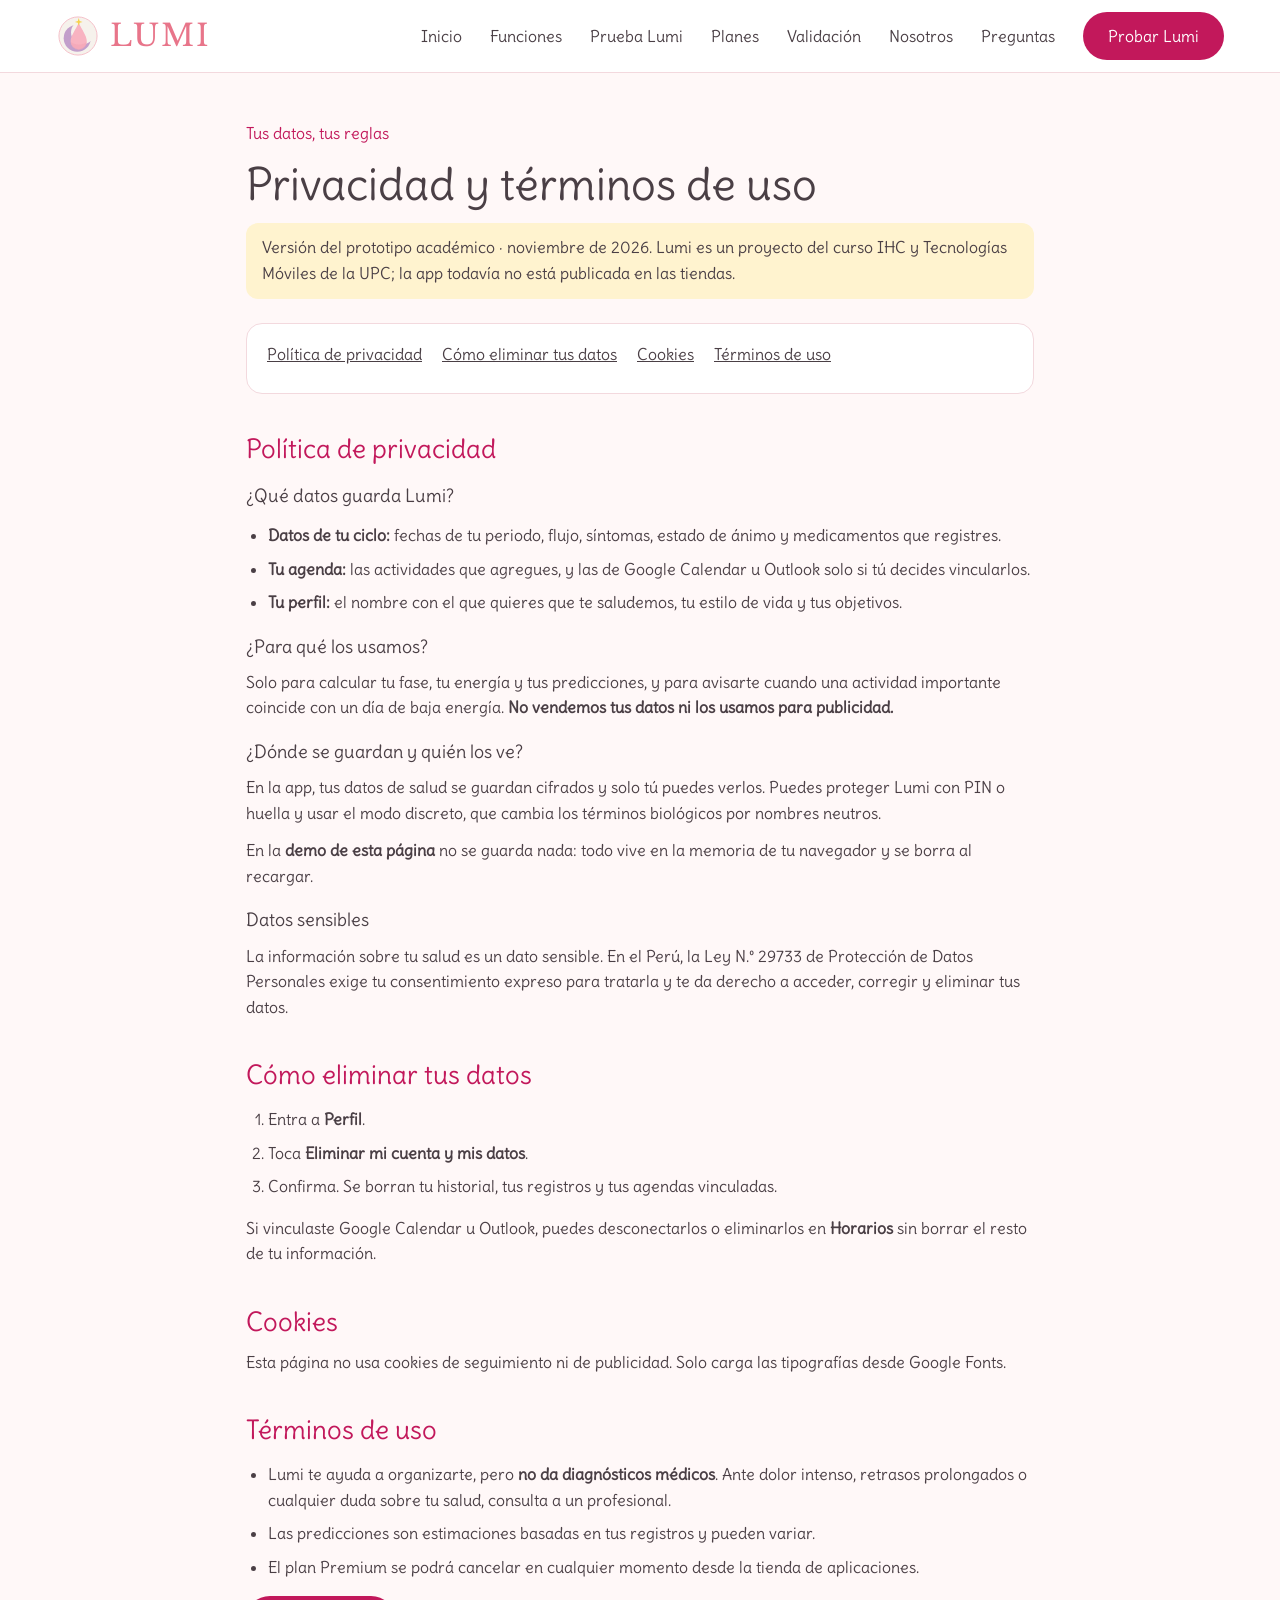
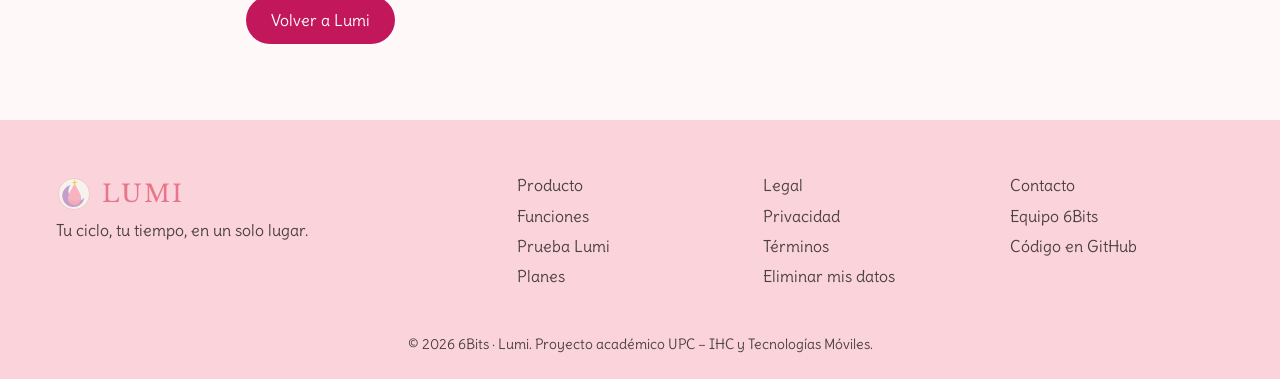
<file: prototype-3/privacy.html>
<!DOCTYPE html>
<html lang="es">

<head>
  <meta charset="UTF-8">
  <meta name="viewport" content="width=device-width, initial-scale=1.0">
  <meta name="description" content="Lumi: la app que une el seguimiento de tu ciclo menstrual con tu agenda diaria. Prueba la demo interactiva.">
  <title>Lumi – Privacidad y términos</title>

  <link rel="icon" type="image/svg+xml" href="assets/images/logo-icon.svg">

  <!-- Tipografías del Style Guide (Figma) -->
  <link rel="preconnect" href="https://fonts.googleapis.com">
  <link rel="preconnect" href="https://fonts.gstatic.com" crossorigin>
  <link href="https://fonts.googleapis.com/css2?family=Delius&family=Libre+Baskerville&display=swap" rel="stylesheet">

  <link rel="stylesheet" href="css/base.css">
  <link rel="stylesheet" href="css/sections/header.css">
  <link rel="stylesheet" href="css/sections/footer.css">
  <link rel="stylesheet" href="css/sections/legal.css">
</head>

<body>
  <a class="skip-link" href="#main-content">Saltar al contenido</a>

  <!-- Header y navegación -->
  <header class="header">
    <div class="container header__bar">
      <a class="logo" href="index.html#home" aria-label="Lumi, ir al inicio">
        <img src="assets/images/logo-icon.svg" alt="" width="44" height="44">
        <span class="logo__text">LUMI</span>
      </a>

      <button class="header__menu-button" type="button" aria-expanded="false" aria-controls="main-menu">
        <span class="visually-hidden">Abrir menú</span>
        <span class="header__menu-icon" aria-hidden="true"></span>
      </button>

      <nav class="header__nav" id="main-menu" aria-label="Menú principal">
        <ul class="header__list">
          <li><a href="index.html#home">Inicio</a></li>
          <li><a href="index.html#features">Funciones</a></li>
          <li><a href="index.html#try-lumi">Prueba Lumi</a></li>
          <li><a href="index.html#pricing">Planes</a></li>
          <li><a href="index.html#validation">Validación</a></li>
          <li><a href="index.html#about-us">Nosotros</a></li>
          <li><a href="index.html#faq">Preguntas</a></li>
        </ul>
        <a class="button button--primary" href="app.html">Probar Lumi</a>
      </nav>
    </div>
  </header>

  <main id="main-content" class="legal">
    <div class="container legal__container">
      <p class="eyebrow">Tus datos, tus reglas</p>
      <h1>Privacidad y términos de uso</h1>
      <p class="legal__note">Versión del prototipo académico · noviembre de 2026. Lumi es un proyecto del curso IHC y Tecnologías Móviles de la UPC; la app todavía no está publicada en las tiendas.</p>

      <nav class="legal__toc" aria-label="Contenido de la página">
        <ul>
          <li><a href="#privacidad">Política de privacidad</a></li>
          <li><a href="#eliminar">Cómo eliminar tus datos</a></li>
          <li><a href="#cookies">Cookies</a></li>
          <li><a href="#terminos">Términos de uso</a></li>
        </ul>
      </nav>

      <section id="privacidad" aria-labelledby="privacidad-title">
        <h2 id="privacidad-title">Política de privacidad</h2>
        <h3>¿Qué datos guarda Lumi?</h3>
        <ul>
          <li><strong>Datos de tu ciclo:</strong> fechas de tu periodo, flujo, síntomas, estado de ánimo y medicamentos que registres.</li>
          <li><strong>Tu agenda:</strong> las actividades que agregues, y las de Google Calendar u Outlook solo si tú decides vincularlos.</li>
          <li><strong>Tu perfil:</strong> el nombre con el que quieres que te saludemos, tu estilo de vida y tus objetivos.</li>
        </ul>
        <h3>¿Para qué los usamos?</h3>
        <p>Solo para calcular tu fase, tu energía y tus predicciones, y para avisarte cuando una actividad importante coincide con un día de baja energía. <strong>No vendemos tus datos ni los usamos para publicidad.</strong></p>
        <h3>¿Dónde se guardan y quién los ve?</h3>
        <p>En la app, tus datos de salud se guardan cifrados y solo tú puedes verlos. Puedes proteger Lumi con PIN o huella y usar el modo discreto, que cambia los términos biológicos por nombres neutros.</p>
        <p>En la <strong>demo de esta página</strong> no se guarda nada: todo vive en la memoria de tu navegador y se borra al recargar.</p>
        <h3>Datos sensibles</h3>
        <p>La información sobre tu salud es un dato sensible. En el Perú, la Ley N.° 29733 de Protección de Datos Personales exige tu consentimiento expreso para tratarla y te da derecho a acceder, corregir y eliminar tus datos.</p>
      </section>

      <section id="eliminar" aria-labelledby="eliminar-title">
        <h2 id="eliminar-title">Cómo eliminar tus datos</h2>
        <ol>
          <li>Entra a <strong>Perfil</strong>.</li>
          <li>Toca <strong>Eliminar mi cuenta y mis datos</strong>.</li>
          <li>Confirma. Se borran tu historial, tus registros y tus agendas vinculadas.</li>
        </ol>
        <p>Si vinculaste Google Calendar u Outlook, puedes desconectarlos o eliminarlos en <strong>Horarios</strong> sin borrar el resto de tu información.</p>
      </section>

      <section id="cookies" aria-labelledby="cookies-title">
        <h2 id="cookies-title">Cookies</h2>
        <p>Esta página no usa cookies de seguimiento ni de publicidad. Solo carga las tipografías desde Google Fonts.</p>
      </section>

      <section id="terminos" aria-labelledby="terminos-title">
        <h2 id="terminos-title">Términos de uso</h2>
        <ul>
          <li>Lumi te ayuda a organizarte, pero <strong>no da diagnósticos médicos</strong>. Ante dolor intenso, retrasos prolongados o cualquier duda sobre tu salud, consulta a un profesional.</li>
          <li>Las predicciones son estimaciones basadas en tus registros y pueden variar.</li>
          <li>El plan Premium se podrá cancelar en cualquier momento desde la tienda de aplicaciones.</li>
        </ul>
      </section>

      <p><a class="button button--primary" href="index.html">Volver a Lumi</a></p>
    </div>
  </main>

  <!-- Footer -->
  <footer class="footer">
    <div class="container">
      <div class="footer__grid">
        <div>
          <a class="logo" href="index.html#home" aria-label="Lumi, ir al inicio">
            <img src="assets/images/logo-icon.svg" alt="" width="36" height="36">
            <span class="logo__text logo__text--small">LUMI</span>
          </a>
          <p>Tu ciclo, tu tiempo, en un solo lugar.</p>
        </div>
        <nav aria-label="Producto">
          <h2 class="footer__title">Producto</h2>
          <ul>
            <li><a href="index.html#features">Funciones</a></li>
            <li><a href="index.html#try-lumi">Prueba Lumi</a></li>
            <li><a href="index.html#pricing">Planes</a></li>
          </ul>
        </nav>
        <nav aria-label="Legal">
          <h2 class="footer__title">Legal</h2>
          <ul>
            <li><a href="privacy.html#privacidad">Privacidad</a></li>
            <li><a href="privacy.html#terminos">Términos</a></li>
            <li><a href="privacy.html#eliminar">Eliminar mis datos</a></li>
          </ul>
        </nav>
        <div>
          <h2 class="footer__title">Contacto</h2>
          <ul>
            <li><a href="index.html#about-us">Equipo 6Bits</a></li>
            <li><a href="https://github.com/LUMI-UPC/Lumi-landing-page">Código en GitHub</a></li>
          </ul>
        </div>
      </div>
      <p class="footer__copy">© 2026 6Bits · Lumi. Proyecto académico UPC – IHC y Tecnologías Móviles.</p>
    </div>
  </footer>

  <script src="js/menu.js"></script>
</body>

</html>
</file>
<file: prototipo-1/css/base.css>
/* =====================================================
   BASE · colores, tipografía y piezas compartidas
   Valores tomados del Style Guide de Lumi en Figma.
   Si cambias algo aquí, cambia en todo el landing.
   ===================================================== */
:root {
  --fondo: #fff8f8;
  --fondo-rosado: #fff0f2;
  --blanco: #ffffff;
  --primario: #e8758a;
  --acento: #d63f7a;
  --rosa: #fbd3da;
  --lila: #eadcf8;
  --amarillo: #fff3cf;
  --texto: #4a3f45;
  --texto-sec: #776b71; /* un poco más oscuro que #8e8288 para cumplir contraste AA */
  --borde: #f3d9de;
  --fuente: "Delius", "Segoe UI", sans-serif;
  --fuente-logo: "Libre Baskerville", Georgia, serif;
  --radio: 20px;
  --ancho: 1200px;
}

*, *::before, *::after { box-sizing: border-box; }

html { scroll-behavior: smooth; scroll-padding-top: 80px; }

body {
  margin: 0;
  font-family: var(--fuente);
  color: var(--texto);
  background: var(--fondo);
  line-height: 1.5;
}

img { max-width: 100%; display: block; }
a { color: inherit; }
h1, h2, h3 { font-weight: 400; line-height: 1.2; margin: 0 0 12px; }
p { margin: 0 0 12px; }

.contenedor { width: 100%; max-width: var(--ancho); margin: 0 auto; padding: 0 16px; }

/* Secciones */
.seccion { padding: 64px 0; }
.seccion--blanca { background: var(--blanco); }
.seccion--rosada { background: var(--fondo-rosado); }
.seccion__titulo { font-size: clamp(1.75rem, 4vw, 2.5rem); text-align: center; margin-bottom: 16px; }
.seccion__subtitulo { text-align: center; color: var(--texto-sec); font-size: 1.1rem; max-width: 720px; margin: 0 auto 32px; }

/* Rejillas: 1 columna en celular, más columnas en pantallas grandes */
.grid-2, .grid-3 { display: grid; gap: 24px; grid-template-columns: 1fr; list-style: none; padding: 0; margin: 0; }
@media (min-width: 768px) {
  .grid-2 { grid-template-columns: repeat(2, 1fr); }
  .grid-3 { grid-template-columns: repeat(3, 1fr); }
}

/* Tarjetas */
.tarjeta {
  background: var(--blanco);
  border: 1px solid var(--borde);
  border-radius: var(--radio);
  padding: 24px;
  margin: 0;
}
.tarjeta h3 { font-size: 1.375rem; }
.tarjeta p { color: var(--texto-sec); }
.tarjeta--rosa { background: var(--rosa); }
.tarjeta--lila { background: var(--lila); }
.tarjeta--amarilla { background: var(--amarillo); }
.tarjeta--rosa p, .tarjeta--lila p, .tarjeta--amarilla p { color: var(--texto); }

/* Botones */
.boton {
  display: inline-flex; align-items: center; justify-content: center;
  min-height: 48px; padding: 0 24px; border-radius: 28px;
  font-family: var(--fuente); font-size: 1rem; text-decoration: none; cursor: pointer;
  border: 1px solid transparent; transition: background 0.2s ease;
}
.boton--primario { background: var(--primario); color: var(--blanco); }
.boton--primario:hover { background: var(--acento); }
.boton--oscuro { background: var(--texto); color: var(--blanco); }
.boton--oscuro:hover { background: #2f282c; }
.boton--borde { border-color: var(--primario); color: var(--acento); background: transparent; }
.boton--borde:hover { background: var(--rosa); }

.etiqueta { color: var(--acento); font-size: 1rem; }

/* Logo */
.logo { display: inline-flex; align-items: center; gap: 10px; text-decoration: none; }
.logo__texto { font-family: var(--fuente-logo); color: var(--primario); font-size: 1.9rem; letter-spacing: 2px; }
.logo__texto--chico { font-size: 1.5rem; }

/* Accesibilidad */
a:focus-visible, button:focus-visible { outline: 3px solid var(--acento); outline-offset: 3px; }
.visualmente-oculto {
  position: absolute; width: 1px; height: 1px; overflow: hidden;
  clip: rect(0 0 0 0); white-space: nowrap;
}
.saltar { position: absolute; left: 16px; top: -60px; background: var(--texto); color: var(--blanco); padding: 8px 16px; border-radius: 8px; z-index: 100; }
.saltar:focus { top: 8px; }

@media (prefers-reduced-motion: reduce) {
  html { scroll-behavior: auto; }
  * { transition: none !important; }
}
</file>
<file: prototipo-1/css/secciones/header.css>
/* PARTE 1 · Header y navegación */
.header { position: sticky; top: 0; z-index: 50; background: var(--blanco); border-bottom: 1px solid var(--borde); }
.header__barra { display: flex; align-items: center; justify-content: space-between; min-height: 72px; gap: 24px; }

.header__menu-btn {
  width: 44px; height: 44px; border: none; background: transparent; cursor: pointer;
  display: inline-flex; align-items: center; justify-content: center;
}
.header__menu-icono, .header__menu-icono::before, .header__menu-icono::after {
  display: block; width: 24px; height: 2px; background: var(--texto); border-radius: 2px; position: relative;
}
.header__menu-icono::before, .header__menu-icono::after { content: ""; position: absolute; left: 0; }
.header__menu-icono::before { top: -7px; }
.header__menu-icono::after { top: 7px; }

/* Celular: el menú se despliega debajo del header */
.header__nav {
  display: none; position: absolute; top: 100%; left: 0; right: 0;
  background: var(--blanco); border-bottom: 1px solid var(--borde); padding: 8px 16px 20px;
}
.header__nav.abierto { display: block; }
.header__lista { list-style: none; margin: 0 0 12px; padding: 0; }
.header__lista a { display: block; padding: 12px 0; text-decoration: none; }
.header__lista a:hover { color: var(--acento); }

/* Escritorio: menú en una sola fila */
@media (min-width: 1024px) {
  .header__menu-btn { display: none; }
  .header__nav { display: flex; position: static; align-items: center; gap: 28px; padding: 0; border: none; }
  .header__lista { display: flex; gap: 28px; margin: 0; }
  .header__lista a { padding: 8px 0; }
}
</file>
<file: prototipo-1/css/secciones/hero.css>
/* PARTE 2 · Hero */
.hero { background: var(--fondo-rosado); padding: 56px 0; }
.hero__grid { display: grid; gap: 40px; align-items: center; justify-items: center; }
.hero h1 { font-size: clamp(2.25rem, 6vw, 3.75rem); }
.hero__descripcion { color: var(--texto-sec); font-size: 1.15rem; max-width: 560px; }
.hero__tiendas { display: flex; flex-wrap: wrap; gap: 12px; margin-top: 8px; }

.telefono {
  width: 280px; height: 560px; background: var(--blanco); border: 6px solid #f29bab;
  border-radius: 40px; padding: 48px 18px 18px; display: flex; flex-direction: column; gap: 14px;
}
.telefono__saludo { color: var(--acento); font-size: 1.5rem; margin: 0; }
.telefono__bloque { border-radius: 16px; padding: 14px; display: flex; flex-direction: column; gap: 4px; font-size: 0.9rem; }
.telefono__bloque span { color: var(--texto-sec); }
.telefono__bloque--lila { background: var(--lila); min-height: 90px; }
.telefono__bloque--rosa { background: var(--rosa); min-height: 160px; }
.telefono__bloque--amarillo { background: var(--amarillo); }

@media (min-width: 900px) {
  .hero { padding: 80px 0; }
  .hero__grid { grid-template-columns: 1fr auto; justify-items: start; gap: 48px; }
  .telefono { width: 300px; height: 600px; }
}
</file>
<file: prototipo-1/css/secciones/problema.css>
/* PARTE 3 · Problema */
.tarjeta__icono { display: block; width: 48px; height: 48px; border-radius: 50%; background: #f29bab; margin-bottom: 12px; }
.problema .tarjeta:nth-child(2) .tarjeta__icono { background: #c9aeeb; }
.problema .tarjeta:nth-child(3) .tarjeta__icono { background: #ffd978; }
</file>
<file: prototipo-1/css/secciones/funcionalidades.css>
/* PARTE 3 · Funcionalidades */
.funciones .tarjeta { min-height: 140px; }
/* TODO prototipo 2: agregar un ícono a cada funcionalidad */
</file>
<file: prototipo-1/css/secciones/como-funciona.css>
/* PARTE 4 · Cómo funciona */
.como__numero {
  display: inline-flex; align-items: center; justify-content: center;
  width: 48px; height: 48px; border-radius: 50%; background: var(--primario);
  color: var(--blanco); font-size: 1.25rem; margin-bottom: 12px;
}
</file>
<file: prototipo-1/css/secciones/para-quien.css>
/* PARTE 4 · Para quién es */
.para-quien__imagen { height: 160px; border-radius: 14px; background: var(--lila); margin-bottom: 16px; }
</file>
<file: prototipo-1/css/secciones/planes.css>
/* PARTE 5 · Planes */
.planes .grid-2 { max-width: 880px; margin: 0 auto; }
.plan { display: flex; flex-direction: column; gap: 8px; }
.plan__nombre { font-size: 1.5rem; margin: 0; }
.plan__precio { color: var(--acento); font-size: 2.25rem; margin: 0; }
.plan__precio span { font-size: 1.1rem; }
.plan__lista { padding-left: 20px; margin: 4px 0 16px; flex-grow: 1; }
.plan__lista li { margin-bottom: 6px; }
.plan .boton { align-self: flex-start; }
</file>
<file: prototipo-1/css/secciones/testimonios.css>
/* PARTE 6 · Testimonios y video About-the-Product */
.video { margin: 0 0 32px; }
.video__marco {
  aspect-ratio: 16 / 9; background: var(--lila); border-radius: 24px;
  display: flex; align-items: center; justify-content: center;
}
.video__play {
  width: 80px; height: 80px; border-radius: 50%; background: var(--primario); position: relative;
}
.video__play::after {
  content: ""; position: absolute; left: 32px; top: 24px;
  border-left: 22px solid var(--blanco); border-top: 16px solid transparent; border-bottom: 16px solid transparent;
}
.video figcaption { text-align: center; color: var(--texto-sec); font-size: 0.9rem; margin-top: 10px; }

.testimonio { background: var(--fondo); }
.testimonio p { color: var(--texto); font-size: 1rem; }
.testimonio footer { color: var(--texto-sec); font-size: 0.9rem; }
.testimonio footer::before {
  content: ""; display: block; width: 48px; height: 48px; border-radius: 50%;
  background: #f29bab; margin: 8px 0;
}
</file>
<file: prototipo-1/css/secciones/equipo.css>
/* PARTE 7 · Nosotros (equipo 6Bits) */
.equipo__grid { display: grid; gap: 32px; align-items: center; }
.equipo__texto h3 { color: var(--acento); font-size: 1.375rem; }
.equipo__texto p { color: var(--texto-sec); margin-bottom: 20px; }
.equipo .video { margin: 0; }
@media (min-width: 900px) {
  .equipo__grid { grid-template-columns: 1fr 1.4fr; }
}
/* TODO prototipo 2: agregar tarjetas con foto, nombre y rol de cada integrante */
</file>
<file: prototipo-1/css/secciones/faq.css>
/* PARTE 7 · Preguntas frecuentes */
.faq .contenedor { max-width: 880px; }
.faq__item { background: var(--blanco); border: 1px solid var(--borde); border-radius: 14px; margin-bottom: 12px; }
.faq__item h3 { margin: 0; font-size: 1.1rem; }
.faq__pregunta {
  width: 100%; display: flex; justify-content: space-between; align-items: center; gap: 12px;
  min-height: 56px; padding: 16px 20px; border: none; background: transparent;
  font: inherit; color: var(--texto); text-align: left; cursor: pointer;
}
.faq__pregunta::after { content: "+"; color: var(--primario); font-size: 1.5rem; line-height: 1; }
.faq__pregunta[aria-expanded="true"]::after { content: "–"; }
.faq__respuesta { padding: 0 20px 16px; color: var(--texto-sec); }
.faq__respuesta p { margin: 0; }
</file>
<file: prototipo-1/css/secciones/footer.css>
/* PARTE 1 · Footer */
.footer { background: var(--rosa); padding: 56px 0 24px; }
.footer__grid { display: grid; gap: 32px; grid-template-columns: 1fr; }
.footer__titulo { font-size: 1rem; margin-bottom: 8px; }
.footer ul { list-style: none; padding: 0; margin: 0; }
.footer li { margin-bottom: 6px; }
.footer li a { text-decoration: none; color: var(--texto); }
.footer li a:hover { text-decoration: underline; }
.footer__copy { text-align: center; font-size: 0.875rem; margin: 40px 0 0; }
@media (min-width: 768px) {
  .footer__grid { grid-template-columns: 2fr 1fr 1fr 1fr; }
}
</file>
<file: prototype-2/css/base.css>
/* =====================================================
   BASE · colores, tipografía y piezas compartidas
   Valores tomados del Style Guide de Lumi en Figma.
   Nomenclatura en inglés (BEM): bloque__elemento--modificador
   ===================================================== */
:root {
  --color-background: #fff8f8;
  --color-background-pink: #fff0f2;
  --color-white: #ffffff;
  --color-primary: #e8758a;
  --color-accent: #c2185b;   /* más oscuro que #d63f7a: contraste AA con blanco */
  --color-pink: #fbd3da;
  --color-lilac: #eadcf8;
  --color-yellow: #fff3cf;
  --color-text: #4a3f45;
  --color-text-secondary: #776b71; /* más oscuro que #8e8288 para cumplir contraste AA */
  --color-border: #f3d9de;
  --font-body: "Delius", "Segoe UI", sans-serif;
  --font-logo: "Libre Baskerville", Georgia, serif;
  --radius: 20px;
  --max-width: 1200px;
}

*, *::before, *::after { box-sizing: border-box; }

html { scroll-behavior: smooth; scroll-padding-top: 80px; }

body {
  margin: 0;
  font-family: var(--font-body);
  color: var(--color-text);
  background: var(--color-background);
  line-height: 1.5;
}

img { max-width: 100%; display: block; }
a { color: inherit; }
h1, h2, h3 { font-weight: 400; line-height: 1.2; margin: 0 0 12px; }
p { margin: 0 0 12px; }

.container { width: 100%; max-width: var(--max-width); margin: 0 auto; padding: 0 16px; }

/* Secciones */
.section { padding: 64px 0; }
.section--white { background: var(--color-white); }
.section--pink { background: var(--color-background-pink); }
.section__title { font-size: clamp(1.75rem, 4vw, 2.5rem); text-align: center; margin-bottom: 16px; }
.section__subtitle { text-align: center; color: var(--color-text-secondary); font-size: 1.1rem; max-width: 720px; margin: 0 auto 32px; }

/* Rejillas: 1 columna en celular, más columnas en pantallas grandes */
.grid-2, .grid-3 { display: grid; gap: 24px; grid-template-columns: 1fr; list-style: none; padding: 0; margin: 0; }
@media (min-width: 768px) {
  .grid-2 { grid-template-columns: repeat(2, 1fr); }
  .grid-3 { grid-template-columns: repeat(3, 1fr); }
}

/* Tarjetas */
.card {
  background: var(--color-white);
  border: 1px solid var(--color-border);
  border-radius: var(--radius);
  padding: 24px;
  margin: 0;
}
.card h3 { font-size: 1.375rem; }
.card p { color: var(--color-text-secondary); }
.card--pink { background: var(--color-pink); }
.card--lilac { background: var(--color-lilac); }
.card--yellow { background: var(--color-yellow); }
.card--pink p, .card--lilac p, .card--yellow p { color: var(--color-text); }

/* Botones */
.button {
  display: inline-flex; align-items: center; justify-content: center;
  min-height: 48px; padding: 0 24px; border-radius: 28px;
  font-family: var(--font-body); font-size: 1rem; text-decoration: none; cursor: pointer;
  border: 1px solid transparent; transition: background 0.2s ease;
}
.button--primary { background: var(--color-accent); color: var(--color-white); }
.button--primary:hover { background: #9c1b47; }
.button--dark { background: var(--color-text); color: var(--color-white); }
.button--dark:hover { background: #2f282c; }
.button--outline { border-color: var(--color-primary); color: var(--color-accent); background: transparent; }
.button--outline:hover { background: var(--color-pink); }

.eyebrow { color: var(--color-accent); font-size: 1rem; }

/* Logo */
.logo { display: inline-flex; align-items: center; gap: 10px; text-decoration: none; }
.logo__text { font-family: var(--font-logo); color: var(--color-primary); font-size: 1.9rem; letter-spacing: 2px; }
.logo__text--small { font-size: 1.5rem; }

/* Accesibilidad */
a:focus-visible, button:focus-visible { outline: 3px solid var(--color-accent); outline-offset: 3px; }
.visually-hidden {
  position: absolute; width: 1px; height: 1px; overflow: hidden;
  clip: rect(0 0 0 0); white-space: nowrap;
}
.skip-link { position: absolute; left: 16px; top: -60px; background: var(--color-text); color: var(--color-white); padding: 8px 16px; border-radius: 8px; z-index: 100; }
.skip-link:focus { top: 8px; }

@media (prefers-reduced-motion: reduce) {
  html { scroll-behavior: auto; }
  * { transition: none !important; }
}

/* Formularios compartidos */
.field { display: flex; flex-direction: column; gap: 4px; margin-bottom: 12px; }
.field label, .field legend { font-size: 0.9rem; }
.input, .select, .textarea {
  width: 100%; min-height: 44px; padding: 8px 12px; border: 1px solid var(--color-border);
  border-radius: 12px; font: inherit; color: var(--color-text); background: var(--color-white);
}
.textarea { min-height: 96px; resize: vertical; }
.input:focus-visible, .select:focus-visible, .textarea:focus-visible { outline: 3px solid var(--color-accent); outline-offset: 2px; }

/* Etiquetas pequeñas */
.badge { display: inline-block; padding: 2px 10px; border-radius: 999px; font-size: 0.8rem; background: var(--color-lilac); color: var(--color-text); }
.badge--high { background: #ffd6de; color: #9c1b47; }
.badge--medium { background: var(--color-yellow); }
.badge--low { background: #e3f4ea; color: #1f6b43; }
</file>
<file: prototype-2/css/sections/header.css>
/* Header y navegación */
.header { position: sticky; top: 0; z-index: 50; background: var(--color-white); border-bottom: 1px solid var(--color-border); }
.header__bar { display: flex; align-items: center; justify-content: space-between; min-height: 72px; gap: 24px; }

.header__menu-button {
  width: 44px; height: 44px; border: none; background: transparent; cursor: pointer;
  display: inline-flex; align-items: center; justify-content: center;
}
.header__menu-icon, .header__menu-icon::before, .header__menu-icon::after {
  display: block; width: 24px; height: 2px; background: var(--color-text); border-radius: 2px; position: relative;
}
.header__menu-icon::before, .header__menu-icon::after { content: ""; position: absolute; left: 0; }
.header__menu-icon::before { top: -7px; }
.header__menu-icon::after { top: 7px; }

/* Celular: el menú se despliega debajo del header */
.header__nav {
  display: none; position: absolute; top: 100%; left: 0; right: 0;
  background: var(--color-white); border-bottom: 1px solid var(--color-border); padding: 8px 16px 20px;
}
.header__nav.is-open { display: block; }
.header__list { list-style: none; margin: 0 0 12px; padding: 0; }
.header__list a { display: block; padding: 12px 0; text-decoration: none; }
.header__list a:hover { color: var(--color-accent); }

/* Escritorio: menú en una sola fila */
@media (min-width: 1024px) {
  .header__menu-button { display: none; }
  .header__nav { display: flex; position: static; align-items: center; gap: 28px; padding: 0; border: none; }
  .header__list { display: flex; gap: 28px; margin: 0; }
  .header__list a { padding: 8px 0; }
}
</file>
<file: prototype-2/css/sections/hero.css>
/* Hero */
.hero { background: var(--color-background-pink); padding: 56px 0; }
.hero__grid { display: grid; gap: 40px; align-items: center; justify-items: center; }
.hero__title { font-size: clamp(2.25rem, 6vw, 3.75rem); }
.hero__description { color: var(--color-text-secondary); font-size: 1.15rem; max-width: 560px; }
.hero__actions { display: flex; flex-wrap: wrap; gap: 12px; margin-top: 8px; }

.phone {
  width: 280px; height: 560px; background: var(--color-white); border: 6px solid #f29bab;
  border-radius: 40px; padding: 48px 18px 18px; display: flex; flex-direction: column; gap: 14px;
}
.phone__greeting { color: var(--color-accent); font-size: 1.5rem; margin: 0; }
.phone__block { border-radius: 16px; padding: 14px; display: flex; flex-direction: column; gap: 4px; font-size: 0.9rem; }
.phone__block span { color: var(--color-text-secondary); }
.phone__block--lilac { background: var(--color-lilac); min-height: 90px; }
.phone__block--pink { background: var(--color-pink); min-height: 160px; }
.phone__block--yellow { background: var(--color-yellow); }

@media (min-width: 900px) {
  .hero { padding: 80px 0; }
  .hero__grid { grid-template-columns: 1fr auto; justify-items: start; gap: 48px; }
  .phone { width: 300px; height: 600px; }
}
</file>
<file: prototype-2/css/sections/problem.css>
/* Problema */
.problem__icon { display: block; width: 48px; height: 48px; border-radius: 50%; background: #f29bab; margin-bottom: 12px; }
.problem .card:nth-child(2) .problem__icon { background: #c9aeeb; }
.problem .card:nth-child(3) .problem__icon { background: #ffd978; }
</file>
<file: prototype-2/css/sections/features.css>
/* Funcionalidades */
.features .card { min-height: 140px; }
.features__icon { width: 40px; height: 40px; margin-bottom: 12px; color: var(--color-accent); }
</file>
<file: prototype-2/css/sections/how-it-works.css>
/* Cómo funciona */
.how-it-works__number {
  display: inline-flex; align-items: center; justify-content: center;
  width: 48px; height: 48px; border-radius: 50%; background: var(--color-accent);
  color: var(--color-white); font-size: 1.25rem; margin-bottom: 12px;
}
</file>
<file: prototype-2/css/sections/audience.css>
/* Para quién es */
.audience__image {
  height: 160px; border-radius: 14px; background: var(--color-lilac); margin-bottom: 16px;
  display: flex; align-items: center; justify-content: center; color: var(--color-accent);
}
.audience__image svg { width: 72px; height: 72px; }
.audience .card:nth-child(2) .audience__image { background: var(--color-pink); }
.audience .card:nth-child(3) .audience__image { background: var(--color-yellow); }
</file>
<file: prototype-2/css/sections/try-lumi.css>
/* Prueba Lumi: demo interactiva */
.try-lumi__intro { max-width: 760px; margin: 0 auto 24px; text-align: center; }
.try-lumi__stories { max-width: 1000px; margin: 0 auto 24px; background: var(--color-background); border: 1px solid var(--color-border); border-radius: 16px; padding: 12px 20px; }
.try-lumi__stories summary { cursor: pointer; font-weight: bold; min-height: 32px; display: flex; align-items: center; }
.try-lumi__table-wrap { overflow-x: auto; margin-top: 12px; }
.try-lumi__table { width: 100%; border-collapse: collapse; font-size: 0.9rem; }
.try-lumi__table th, .try-lumi__table td { text-align: left; padding: 6px 8px; border-bottom: 1px solid var(--color-border); vertical-align: top; }

/* Lo oculto con el atributo hidden no se muestra aunque tenga display propio */
.app [hidden] { display: none !important; }

/* Contenedor de la app */
.app {
  position: relative; max-width: 1000px; margin: 0 auto; background: var(--color-background);
  border: 6px solid #f29bab; border-radius: 32px; overflow: hidden; min-height: 520px;
  box-shadow: 0 10px 30px rgba(200, 120, 140, 0.18);
}
.app__topbar {
  display: flex; flex-wrap: wrap; align-items: center; justify-content: space-between; gap: 12px;
  padding: 16px 20px; background: var(--color-white); border-bottom: 1px solid var(--color-border);
}
.app__greeting { display: flex; flex-direction: column; }
.app__greeting strong { color: var(--color-accent); font-size: 1.3rem; }
.app__greeting span { color: var(--color-text-secondary); font-size: 0.9rem; }
.app__greeting span::first-letter { text-transform: uppercase; }
.app__controls { display: flex; flex-wrap: wrap; gap: 6px; }

.app-chip {
  min-height: 36px; padding: 4px 12px; border-radius: 999px; border: 1px solid var(--color-border);
  background: var(--color-white); color: var(--color-text); font: inherit; font-size: 0.85rem; cursor: pointer;
}
.app-chip:hover { background: var(--color-pink); }
.app-chip.is-active { background: var(--color-accent); border-color: var(--color-accent); color: var(--color-white); }

/* Pestañas: abajo en celular, a la izquierda en escritorio */
.app__layout { display: flex; flex-direction: column-reverse; }
.app__tabs {
  display: flex; justify-content: space-around; background: var(--color-white); border-top: 1px solid var(--color-border);
  position: sticky; bottom: 0; z-index: 2;
}
.app__tab {
  flex: 1; min-height: 56px; border: none; background: transparent; font: inherit; font-size: 0.8rem; color: var(--color-text-secondary);
  display: flex; flex-direction: column; align-items: center; justify-content: center; gap: 2px; cursor: pointer; padding: 6px 2px;
}
.app__tab svg { width: 22px; height: 22px; }
.app__tab[aria-selected="true"] { color: var(--color-accent); font-weight: bold; }
.app__tab[aria-selected="true"] svg { background: var(--color-pink); border-radius: 12px; padding: 2px; }
.app__body { flex: 1; padding: 16px; min-width: 0; }
.app__panel { display: grid; gap: 16px; grid-template-columns: 1fr; }

@media (min-width: 900px) {
  .app__layout { flex-direction: row; }
  .app__tabs { flex-direction: column; justify-content: flex-start; border-top: none; border-right: 1px solid var(--color-border); width: 110px; position: static; padding-top: 12px; }
  .app__tab { flex: 0; min-height: 72px; }
  .app__body { padding: 20px; }
  .app__panel { grid-template-columns: 1fr 1fr; align-items: start; }
  .app-card--phase, .app-card--calendar, .app-card--wide { grid-column: span 2; }
}

/* Bienvenida */
.app__welcome { padding: 48px 24px; text-align: center; display: flex; flex-direction: column; align-items: center; gap: 12px; }
.app__welcome h3 { color: var(--color-accent); font-size: 1.6rem; }
.app__welcome p { max-width: 520px; color: var(--color-text-secondary); }

/* Tarjetas de la app */
.app-card { background: var(--color-white); border: 1px solid var(--color-border); border-radius: 20px; padding: 18px; min-width: 0; }
.app-card__title { display: flex; justify-content: space-between; align-items: baseline; gap: 8px; margin: 0 0 10px; font-size: 1.1rem; }
.app-card__hu { font-size: 0.7rem; color: var(--color-text-secondary); background: var(--color-background); border-radius: 999px; padding: 2px 8px; white-space: nowrap; }
.app-card--phase { background: linear-gradient(150deg, var(--color-lilac), var(--color-white) 70%); }
.app-card--warning { background: #fff0f3; border-color: #f29bab; }
.app-phase__name { font-size: 1.6rem; color: var(--color-accent); margin: 0; }
.app-muted { color: var(--color-text-secondary); font-size: 0.9rem; }
.app-label { margin: 8px 0 4px; font-size: 0.9rem; }
.app-tip { background: var(--color-yellow); border-radius: 12px; padding: 10px 12px; font-size: 0.92rem; margin: 10px 0 0; }
.app-ok { background: #e8f6ee; border-radius: 12px; padding: 10px 12px; }
.app-warning { color: #9c1b47; }
.app-message { color: var(--color-accent); min-height: 1.2em; font-size: 0.92rem; margin: 8px 0 0; }
.app-message ul { margin: 4px 0 0; padding-left: 18px; }

.app-energy { height: 14px; background: #f3e3e7; border-radius: 7px; overflow: hidden; }
.app-energy__fill { height: 100%; background: var(--color-primary); border-radius: 7px; transition: width 0.4s ease; }
.app-energy__fill--water { background: #7bb3e6; }
.app-water strong { font-size: 1.6rem; color: var(--color-accent); }

.app-alert { border-left: 4px solid var(--color-primary); background: var(--color-background); border-radius: 12px; padding: 10px 12px; margin-bottom: 10px; }
.app-alert p { margin: 0 0 6px; }
.app-reminder { margin: 0 0 8px; }
.app-actions { display: flex; flex-wrap: wrap; gap: 8px; margin-top: 8px; }
.button--small { min-height: 40px; padding: 0 14px; font-size: 0.9rem; }
.button:disabled { opacity: 0.5; cursor: not-allowed; }
.app-icon-button {
  min-width: 40px; min-height: 40px; border-radius: 50%; border: 1px solid var(--color-border);
  background: var(--color-white); color: var(--color-accent); font-size: 1.2rem; cursor: pointer; flex-shrink: 0;
}
.app-icon-button:hover { background: var(--color-pink); }

/* Calendario */
.app-cal__head { display: flex; align-items: center; justify-content: space-between; }
.app-cal__month { margin: 0; font-size: 1.1rem; text-transform: capitalize; }
.app-cal__week, .app-cal__grid { display: grid; grid-template-columns: repeat(7, 1fr); gap: 4px; }
.app-cal__week span { text-align: center; font-size: 0.8rem; color: var(--color-text-secondary); padding: 4px 0; }
.app-cal__day {
  position: relative; min-height: 42px; border-radius: 12px; border: 2px solid transparent; background: #fdf1f3;
  font: inherit; color: var(--color-text); cursor: pointer;
}
.app-cal__day.is-empty { background: transparent; cursor: default; }
.app-cal__day.is-low { background: var(--color-yellow); }
.app-cal__day.is-predicted { background: var(--color-white); border: 2px dashed #9b6cc9; }
.app-cal__day.is-period { background: var(--color-accent); color: var(--color-white); font-weight: bold; }
.app-cal__day.is-today { outline: 2px solid var(--color-text); outline-offset: 1px; }
.app-cal__day.is-selected { box-shadow: 0 0 0 3px var(--color-accent); }
.app-cal__mark { position: absolute; bottom: 4px; left: 50%; transform: translateX(-50%); width: 6px; height: 6px; border-radius: 50%; background: #9b6cc9; }
.app-legend { display: flex; flex-wrap: wrap; gap: 12px; list-style: none; padding: 0; margin: 12px 0 0; font-size: 0.85rem; }
.app-legend li { display: flex; align-items: center; gap: 6px; }
.app-dot { width: 12px; height: 12px; border-radius: 50%; display: inline-block; }
.app-dot--period { background: var(--color-accent); }
.app-dot--predicted { border: 2px dashed #9b6cc9; }
.app-dot--low { background: #e0a800; }
.app-dot--event { background: #9b6cc9; }

.app-list { list-style: none; padding: 0; margin: 0; }
.app-list li { margin-bottom: 8px; }
.app-list__item { display: flex; justify-content: space-between; align-items: center; gap: 10px; background: var(--color-background); border-radius: 12px; padding: 10px 12px; }
.app-list__item .badge { margin-top: 4px; }

/* Chips de formulario (radio y checkbox accesibles) */
.chips { display: flex; flex-wrap: wrap; gap: 6px; }
.chips__input { position: absolute; opacity: 0; width: 1px; height: 1px; }
.chips__label { padding: 8px 14px; min-height: 40px; display: inline-flex; align-items: center; border: 1px solid var(--color-border); border-radius: 999px; background: var(--color-white); cursor: pointer; font-size: 0.9rem; }
.chips__input:checked + .chips__label { background: var(--color-pink); border-color: var(--color-primary); font-weight: bold; }
.chips__input:focus-visible + .chips__label { outline: 3px solid var(--color-accent); outline-offset: 2px; }
.app fieldset { border: none; padding: 0; margin: 0 0 12px; }
.app legend { padding: 0; margin-bottom: 6px; font-size: 0.9rem; }

.app-form-grid { display: grid; gap: 0 12px; grid-template-columns: 1fr; }
@media (min-width: 600px) { .app-form-grid { grid-template-columns: 1fr 1fr; } .app-form-grid__full { grid-column: 1 / -1; } }
.app-form-grid > .button { align-self: end; margin-bottom: 12px; }
.select--small { width: auto; min-height: 36px; font-size: 0.85rem; padding: 4px 8px; }
.app-switch { display: flex; align-items: flex-start; gap: 10px; margin: 8px 0; }
.app-switch input { width: 20px; height: 20px; margin-top: 2px; accent-color: var(--color-accent); flex-shrink: 0; }

/* Horarios */
.app-sync { display: flex; flex-wrap: wrap; justify-content: space-between; align-items: center; gap: 8px; padding: 10px 0; border-bottom: 1px solid var(--color-border); }

/* Bienestar */
.app-tips { margin: 8px 0 0; padding-left: 20px; }
.app-tips li { margin-bottom: 6px; }
.app-bars { display: flex; align-items: flex-end; gap: 8px; height: 130px; margin: 8px 0 12px; }
.app-bars__col { flex: 1; display: flex; flex-direction: column; align-items: center; justify-content: flex-end; gap: 4px; height: 100%; }
.app-bars__bar { width: 100%; max-width: 32px; background: #b9d7f2; border-radius: 8px 8px 4px 4px; }
.app-bars__bar.is-goal { background: #7bb3e6; }
.app-bars__value, .app-bars__label { font-size: 0.75rem; color: var(--color-text-secondary); }
.app-habits { margin-top: 12px; }
.app-habits__moment { margin: 0 0 6px; color: var(--color-accent); font-size: 0.95rem; }
.app-habit { display: flex; flex-wrap: wrap; justify-content: space-between; align-items: center; gap: 8px; background: var(--color-background); border-radius: 12px; padding: 8px 12px; margin-bottom: 8px; }
.app-habit.is-paused { opacity: 0.65; }
.app-habit .app-switch { margin: 0; }
.app-archived { margin-top: 12px; }
.app-archived summary { cursor: pointer; min-height: 32px; }

/* Perfil */
.app-table-wrap { overflow-x: auto; }
.app-table { width: 100%; border-collapse: collapse; font-size: 0.9rem; }
.app-table th, .app-table td { text-align: left; padding: 8px; border-bottom: 1px solid var(--color-border); }
.app-stats { display: grid; grid-template-columns: repeat(2, 1fr); gap: 8px; margin-bottom: 8px; }
.app-stat { background: var(--color-background); border-radius: 12px; padding: 10px; display: flex; flex-direction: column; }
.app-stat strong { color: var(--color-accent); font-size: 1.2rem; }
.app-stat span { font-size: 0.8rem; color: var(--color-text-secondary); }

/* Capa: bienvenida guiada y bloqueo */
.app__overlay { position: absolute; inset: 0; z-index: 5; background: rgba(255, 248, 248, 0.97); display: flex; align-items: flex-start; justify-content: center; padding: 24px 16px; overflow-y: auto; }
.app__overlay[hidden] { display: none; }
.app-onboarding, .app-lock { width: 100%; max-width: 460px; background: var(--color-white); border: 1px solid var(--color-border); border-radius: 24px; padding: 24px; }
.app-lock { text-align: center; display: flex; flex-direction: column; gap: 10px; align-items: stretch; margin-top: 24px; }
.app-lock__logo { font-family: var(--font-logo); color: var(--color-primary); font-size: 1.8rem; letter-spacing: 3px; margin: 0; }
.app-lock__pin { text-align: center; font-size: 1.4rem; letter-spacing: 8px; }
.app-tutorial { padding-left: 20px; }
.app-tutorial li { margin-bottom: 8px; }

/* Mensajes flotantes */
.app__toast {
  position: absolute; left: 50%; bottom: 76px; transform: translate(-50%, 20px); z-index: 6;
  background: var(--color-text); color: var(--color-white); padding: 10px 16px; border-radius: 14px;
  font-size: 0.9rem; max-width: 90%; opacity: 0; pointer-events: none; transition: opacity 0.25s, transform 0.25s;
}
.app__toast.is-visible { opacity: 1; transform: translate(-50%, 0); }
@media (min-width: 900px) { .app__toast { bottom: 24px; } }
</file>
<file: prototype-2/css/sections/pricing.css>
/* Planes */
.pricing .grid-2 { max-width: 880px; margin: 0 auto; }
.plan { display: flex; flex-direction: column; gap: 8px; }
.plan__name { font-size: 1.5rem; margin: 0; }
.plan__price { color: var(--color-accent); font-size: 2.25rem; margin: 0; }
.plan__price span { font-size: 1.1rem; }
.plan__list { padding-left: 20px; margin: 4px 0 16px; flex-grow: 1; }
.plan__list li { margin-bottom: 6px; }
.plan .button { align-self: flex-start; }
</file>
<file: prototype-2/css/sections/testimonials.css>
/* Testimonios y videos */
.video { margin: 0 0 32px; }
.video__frame {
  aspect-ratio: 16 / 9; background: var(--color-lilac); border-radius: 24px;
  display: flex; flex-direction: column; gap: 12px; align-items: center; justify-content: center; text-align: center; padding: 16px;
}
.video__play { width: 80px; height: 80px; border-radius: 50%; background: var(--color-primary); position: relative; }
.video__play::after {
  content: ""; position: absolute; left: 32px; top: 24px;
  border-left: 22px solid var(--color-white); border-top: 16px solid transparent; border-bottom: 16px solid transparent;
}
.video figcaption { text-align: center; color: var(--color-text-secondary); font-size: 0.9rem; margin-top: 10px; }

.testimonial { background: var(--color-background); }
.testimonial p { color: var(--color-text); }
.testimonial footer { color: var(--color-text-secondary); font-size: 0.9rem; }
</file>
<file: prototype-2/css/sections/about-us.css>
/* Nosotros */
.about-us__grid { display: grid; gap: 32px; align-items: center; margin-bottom: 40px; }
.about-us__text h3 { color: var(--color-accent); font-size: 1.375rem; }
.about-us__text p { color: var(--color-text-secondary); margin-bottom: 20px; }
.about-us .video { margin: 0; }
.team { display: grid; gap: 16px; grid-template-columns: repeat(auto-fill, minmax(150px, 1fr)); list-style: none; padding: 0; margin: 0; }
.team__member { text-align: center; padding: 20px 12px; }
.team__avatar {
  width: 64px; height: 64px; border-radius: 50%; margin: 0 auto 10px; display: flex; align-items: center; justify-content: center;
  background: var(--color-pink); color: var(--color-accent); font-size: 1.3rem;
}
.team__name { font-size: 1rem; margin: 0 0 4px; }
.team__role { font-size: 0.85rem; color: var(--color-text-secondary); margin: 0; }
@media (min-width: 900px) { .about-us__grid { grid-template-columns: 1fr 1.4fr; } }
</file>
<file: prototype-2/css/sections/faq.css>
/* Preguntas frecuentes */
.faq .container { max-width: 880px; }
.faq__item { background: var(--color-white); border: 1px solid var(--color-border); border-radius: 14px; margin-bottom: 12px; }
.faq__item h3 { margin: 0; font-size: 1.1rem; }
.faq__question {
  width: 100%; display: flex; justify-content: space-between; align-items: center; gap: 12px;
  min-height: 56px; padding: 16px 20px; border: none; background: transparent;
  font: inherit; color: var(--color-text); text-align: left; cursor: pointer;
}
.faq__question::after { content: "+"; color: var(--color-primary); font-size: 1.5rem; line-height: 1; }
.faq__question[aria-expanded="true"]::after { content: "–"; }
.faq__answer { padding: 0 20px 16px; color: var(--color-text-secondary); }
.faq__answer p { margin: 0; }
</file>
<file: prototype-2/css/sections/footer.css>
/* Footer */
.footer { background: var(--color-pink); padding: 56px 0 24px; }
.footer__grid { display: grid; gap: 32px; grid-template-columns: 1fr; }
.footer__title { font-size: 1rem; margin-bottom: 8px; }
.footer ul { list-style: none; padding: 0; margin: 0; }
.footer li { margin-bottom: 6px; }
.footer li a { text-decoration: none; color: var(--color-text); }
.footer li a:hover { text-decoration: underline; }
.footer__copy { text-align: center; font-size: 0.875rem; margin: 40px 0 0; }
@media (min-width: 768px) {
  .footer__grid { grid-template-columns: 2fr 1fr 1fr 1fr; }
}
</file>
<file: prototype-3/css/base.css>
/* =====================================================
   BASE · colores, tipografía y piezas compartidas
   Valores tomados del Style Guide de Lumi en Figma.
   Nomenclatura en inglés (BEM): bloque__elemento--modificador
   ===================================================== */
:root {
  --color-background: #fff8f8;
  --color-background-pink: #fff0f2;
  --color-white: #ffffff;
  --color-primary: #e8758a;
  --color-accent: #c2185b;   /* más oscuro que #d63f7a: contraste AA con blanco */
  --color-pink: #fbd3da;
  --color-lilac: #eadcf8;
  --color-yellow: #fff3cf;
  --color-text: #4a3f45;
  --color-text-secondary: #776b71; /* más oscuro que #8e8288 para cumplir contraste AA */
  --color-border: #f3d9de;
  --font-body: "Delius", "Segoe UI", sans-serif;
  --font-logo: "Libre Baskerville", Georgia, serif;
  --radius: 20px;
  --max-width: 1200px;
}

*, *::before, *::after { box-sizing: border-box; }

html { scroll-behavior: smooth; scroll-padding-top: 80px; }

body {
  margin: 0;
  font-family: var(--font-body);
  color: var(--color-text);
  background: var(--color-background);
  line-height: 1.5;
}

img { max-width: 100%; display: block; }
a { color: inherit; }
h1, h2, h3 { font-weight: 400; line-height: 1.2; margin: 0 0 12px; }
p { margin: 0 0 12px; }

.container { width: 100%; max-width: var(--max-width); margin: 0 auto; padding: 0 16px; }

/* Secciones */
.section { padding: 64px 0; }
.section--white { background: var(--color-white); }
.section--pink { background: var(--color-background-pink); }
.section__title { font-size: clamp(1.75rem, 4vw, 2.5rem); text-align: center; margin-bottom: 16px; }
.section__subtitle { text-align: center; color: var(--color-text-secondary); font-size: 1.1rem; max-width: 720px; margin: 0 auto 32px; }

/* Rejillas: 1 columna en celular, más columnas en pantallas grandes */
.grid-2, .grid-3 { display: grid; gap: 24px; grid-template-columns: 1fr; list-style: none; padding: 0; margin: 0; }
@media (min-width: 768px) {
  .grid-2 { grid-template-columns: repeat(2, 1fr); }
  .grid-3 { grid-template-columns: repeat(3, 1fr); }
}

/* Tarjetas */
.card {
  background: var(--color-white);
  border: 1px solid var(--color-border);
  border-radius: var(--radius);
  padding: 24px;
  margin: 0;
}
.card h3 { font-size: 1.375rem; }
.card p { color: var(--color-text-secondary); }
.card--pink { background: var(--color-pink); }
.card--lilac { background: var(--color-lilac); }
.card--yellow { background: var(--color-yellow); }
.card--pink p, .card--lilac p, .card--yellow p { color: var(--color-text); }

/* Botones */
.button {
  display: inline-flex; align-items: center; justify-content: center;
  min-height: 48px; padding: 0 24px; border-radius: 28px;
  font-family: var(--font-body); font-size: 1rem; text-decoration: none; cursor: pointer;
  border: 1px solid transparent; transition: background 0.2s ease;
}
.button--primary { background: var(--color-accent); color: var(--color-white); }
.button--primary:hover { background: #9c1b47; }
.button--dark { background: var(--color-text); color: var(--color-white); }
.button--dark:hover { background: #2f282c; }
.button--outline { border-color: var(--color-primary); color: var(--color-accent); background: transparent; }
.button--outline:hover { background: var(--color-pink); }

.eyebrow { color: var(--color-accent); font-size: 1rem; }

/* Logo */
.logo { display: inline-flex; align-items: center; gap: 10px; text-decoration: none; }
.logo__text { font-family: var(--font-logo); color: var(--color-primary); font-size: 1.9rem; letter-spacing: 2px; }
.logo__text--small { font-size: 1.5rem; }

/* Accesibilidad */
a:focus-visible, button:focus-visible { outline: 3px solid var(--color-accent); outline-offset: 3px; }
.visually-hidden {
  position: absolute; width: 1px; height: 1px; overflow: hidden;
  clip: rect(0 0 0 0); white-space: nowrap;
}
.skip-link { position: absolute; left: 16px; top: -60px; background: var(--color-text); color: var(--color-white); padding: 8px 16px; border-radius: 8px; z-index: 100; }
.skip-link:focus { top: 8px; }

@media (prefers-reduced-motion: reduce) {
  html { scroll-behavior: auto; }
  * { transition: none !important; }
}

/* Formularios compartidos */
.field { display: flex; flex-direction: column; gap: 4px; margin-bottom: 12px; }
.field label, .field legend { font-size: 0.9rem; }
.input, .select, .textarea {
  width: 100%; min-height: 44px; padding: 8px 12px; border: 1px solid var(--color-border);
  border-radius: 12px; font: inherit; color: var(--color-text); background: var(--color-white);
}
.textarea { min-height: 96px; resize: vertical; }
.input:focus-visible, .select:focus-visible, .textarea:focus-visible { outline: 3px solid var(--color-accent); outline-offset: 2px; }

/* Etiquetas pequeñas */
.badge { display: inline-block; padding: 2px 10px; border-radius: 999px; font-size: 0.875rem; background: var(--color-lilac); color: var(--color-text); }
.badge--high { background: #ffd6de; color: #9c1b47; }
.badge--medium { background: var(--color-yellow); }
.badge--low { background: #e3f4ea; color: #1f6b43; }
</file>
<file: prototype-3/css/sections/header.css>
/* Header y navegación */
.header { position: sticky; top: 0; z-index: 50; background: var(--color-white); border-bottom: 1px solid var(--color-border); }
.header__bar { display: flex; align-items: center; justify-content: space-between; min-height: 72px; gap: 24px; }

.header__menu-button {
  width: 44px; height: 44px; border: none; background: transparent; cursor: pointer;
  display: inline-flex; align-items: center; justify-content: center;
}
.header__menu-icon, .header__menu-icon::before, .header__menu-icon::after {
  display: block; width: 24px; height: 2px; background: var(--color-text); border-radius: 2px; position: relative;
}
.header__menu-icon::before, .header__menu-icon::after { content: ""; position: absolute; left: 0; }
.header__menu-icon::before { top: -7px; }
.header__menu-icon::after { top: 7px; }

/* Celular: el menú se despliega debajo del header */
.header__nav {
  display: none; position: absolute; top: 100%; left: 0; right: 0;
  background: var(--color-white); border-bottom: 1px solid var(--color-border); padding: 8px 16px 20px;
}
.header__nav.is-open { display: block; }
.header__list { list-style: none; margin: 0 0 12px; padding: 0; }
.header__list a { display: block; padding: 12px 0; text-decoration: none; }
.header__list a:hover { color: var(--color-accent); }

/* Escritorio: menú en una sola fila */
@media (min-width: 1024px) {
  .header__menu-button { display: none; }
  .header__nav { display: flex; position: static; align-items: center; gap: 28px; padding: 0; border: none; }
  .header__list { display: flex; gap: 28px; margin: 0; }
  .header__list a { padding: 8px 0; }
}
</file>
<file: prototype-3/css/sections/hero.css>
/* Hero */
.hero { background: var(--color-background-pink); padding: 56px 0; }
.hero__grid { display: grid; gap: 40px; align-items: center; justify-items: center; }
.hero__title { font-size: clamp(2.25rem, 6vw, 3.75rem); }
.hero__description { color: var(--color-text-secondary); font-size: 1.15rem; max-width: 560px; }
.hero__actions { display: flex; flex-wrap: wrap; gap: 12px; margin-top: 8px; }

.phone {
  width: 280px; height: 560px; background: var(--color-white); border: 6px solid #f29bab;
  border-radius: 40px; padding: 48px 18px 18px; display: flex; flex-direction: column; gap: 14px;
}
.phone__greeting { color: var(--color-accent); font-size: 1.5rem; margin: 0; }
.phone__block { border-radius: 16px; padding: 14px; display: flex; flex-direction: column; gap: 4px; font-size: 0.9rem; }
.phone__block span { color: var(--color-text-secondary); }
.phone__block--lilac { background: var(--color-lilac); min-height: 90px; }
.phone__block--pink { background: var(--color-pink); min-height: 160px; }
.phone__block--yellow { background: var(--color-yellow); }

@media (min-width: 900px) {
  .hero { padding: 80px 0; }
  .hero__grid { grid-template-columns: 1fr auto; justify-items: start; gap: 48px; }
  .phone { width: 300px; height: 600px; }
}

/* Insignias de tiendas: visibles como "Próximamente", sin parecer botones activos */
.store-badge {
  display: inline-flex; flex-direction: column; justify-content: center; min-height: 48px; padding: 4px 18px;
  border-radius: 14px; border: 1px dashed #8e8288; color: var(--color-text-secondary); background: var(--color-white);
  font-size: 0.95rem; line-height: 1.2; cursor: not-allowed;
}
.store-badge small { font-size: 0.875rem; color: var(--color-accent); }
.hero__note { margin-top: 12px; color: var(--color-text-secondary); font-size: 0.95rem; }
</file>
<file: prototype-3/css/sections/problem.css>
/* Problema */
.problem__icon { display: block; width: 48px; height: 48px; border-radius: 50%; background: #f29bab; margin-bottom: 12px; }
.problem .card:nth-child(2) .problem__icon { background: #c9aeeb; }
.problem .card:nth-child(3) .problem__icon { background: #ffd978; }
</file>
<file: prototype-3/css/sections/features.css>
/* Funcionalidades */
.features .card { min-height: 140px; }
.features__icon { width: 40px; height: 40px; margin-bottom: 12px; color: var(--color-accent); }
</file>
<file: prototype-3/css/sections/how-it-works.css>
/* Cómo funciona */
.how-it-works__number {
  display: inline-flex; align-items: center; justify-content: center;
  width: 48px; height: 48px; border-radius: 50%; background: var(--color-accent);
  color: var(--color-white); font-size: 1.25rem; margin-bottom: 12px;
}
</file>
<file: prototype-3/css/sections/audience.css>
/* Para quién es */
.audience__image {
  height: 160px; border-radius: 14px; background: var(--color-lilac); margin-bottom: 16px;
  display: flex; align-items: center; justify-content: center; color: var(--color-accent);
}
.audience__image svg { width: 72px; height: 72px; }
.audience .card:nth-child(2) .audience__image { background: var(--color-pink); }
.audience .card:nth-child(3) .audience__image { background: var(--color-yellow); }
</file>
<file: prototype-3/css/sections/try-lumi.css>
/* Prueba Lumi: demo interactiva */
.try-lumi__intro { max-width: 760px; margin: 0 auto; text-align: center; }
.try-lumi__intro .section__subtitle { margin-bottom: 24px; }
.try-lumi__note { margin-top: 16px; font-size: 0.95rem; color: var(--color-text-secondary); }

/* Lo oculto con el atributo hidden no se muestra aunque tenga display propio */
.app [hidden] { display: none !important; }

/* Contenedor de la app */
.app {
  position: relative; max-width: 1000px; margin: 0 auto; background: var(--color-background);
  border: 6px solid #f29bab; border-radius: 32px; overflow: hidden; min-height: 520px;
  box-shadow: 0 10px 30px rgba(200, 120, 140, 0.18);
}
.app__topbar {
  display: flex; flex-wrap: wrap; align-items: center; justify-content: space-between; gap: 12px;
  padding: 16px 20px; background: var(--color-white); border-bottom: 1px solid var(--color-border);
}
.app__greeting { display: flex; flex-direction: column; }
.app__greeting strong { color: var(--color-accent); font-size: 1.3rem; }
.app__greeting span { color: var(--color-text-secondary); font-size: 0.9rem; }
.app__greeting span::first-letter { text-transform: uppercase; }
.app__controls { display: flex; flex-wrap: wrap; gap: 6px; }

.app-chip {
  min-height: 36px; padding: 4px 12px; border-radius: 999px; border: 1px solid var(--color-border);
  background: var(--color-white); color: var(--color-text); font: inherit; font-size: 0.875rem; cursor: pointer;
}
.app-chip:hover { background: var(--color-pink); }
.app-chip.is-active { background: var(--color-accent); border-color: var(--color-accent); color: var(--color-white); }

/* Pestañas: abajo en celular, a la izquierda en escritorio */
.app__layout { display: flex; flex-direction: column-reverse; }
.app__tabs {
  display: flex; justify-content: space-around; background: var(--color-white); border-top: 1px solid var(--color-border);
  position: sticky; bottom: 0; z-index: 2;
}
.app__tab {
  flex: 1; min-height: 56px; border: none; background: transparent; font: inherit; font-size: 0.875rem; color: var(--color-text-secondary);
  display: flex; flex-direction: column; align-items: center; justify-content: center; gap: 2px; cursor: pointer; padding: 6px 2px;
}
.app__tab svg { width: 22px; height: 22px; }
.app__tab[aria-selected="true"] { color: var(--color-accent); font-weight: bold; }
.app__tab[aria-selected="true"] svg { background: var(--color-pink); border-radius: 12px; padding: 2px; }
.app__body { flex: 1; padding: 16px; min-width: 0; }
.app__panel { display: grid; gap: 16px; grid-template-columns: 1fr; }

@media (min-width: 900px) {
  .app__layout { flex-direction: row; }
  .app__tabs { flex-direction: column; justify-content: flex-start; border-top: none; border-right: 1px solid var(--color-border); width: 110px; position: static; padding-top: 12px; }
  .app__tab { flex: 0; min-height: 72px; }
  .app__body { padding: 20px; }
  .app__panel { grid-template-columns: 1fr 1fr; align-items: start; }
  .app-card--phase, .app-card--calendar, .app-card--wide { grid-column: span 2; }
}

/* Bienvenida */
.app__welcome { padding: 48px 24px; text-align: center; display: flex; flex-direction: column; align-items: center; gap: 12px; }
.app__welcome h3 { color: var(--color-accent); font-size: 1.6rem; }
.app__welcome p { max-width: 520px; color: var(--color-text-secondary); }

/* Tarjetas de la app */
.app-card { background: var(--color-white); border: 1px solid var(--color-border); border-radius: 20px; padding: 18px; min-width: 0; }
.app-card__title { display: flex; justify-content: space-between; align-items: baseline; gap: 8px; margin: 0 0 10px; font-size: 1.1rem; }
.app-card--phase { background: linear-gradient(150deg, var(--color-lilac), var(--color-white) 70%); }
.app-card--warning { background: #fff0f3; border-color: #f29bab; }
.app-phase__name { font-size: 1.6rem; color: var(--color-accent); margin: 0; }
.app-muted { color: var(--color-text-secondary); font-size: 0.9rem; }
.app-label { margin: 8px 0 4px; font-size: 0.9rem; }
.app-tip { background: var(--color-yellow); border-radius: 12px; padding: 10px 12px; font-size: 0.92rem; margin: 10px 0 0; }
.app-ok { background: #e8f6ee; border-radius: 12px; padding: 10px 12px; }
.app-warning { color: #9c1b47; }
.app-message { color: var(--color-accent); min-height: 1.2em; font-size: 0.92rem; margin: 8px 0 0; }
.app-message ul { margin: 4px 0 0; padding-left: 18px; }

.app-energy { height: 14px; background: #f3e3e7; border-radius: 7px; overflow: hidden; }
.app-energy__fill { height: 100%; background: var(--color-primary); border-radius: 7px; transition: width 0.4s ease; }
.app-energy__fill--water { background: #7bb3e6; }
.app-water strong { font-size: 1.6rem; color: var(--color-accent); }

.app-alert { border-left: 4px solid var(--color-primary); background: var(--color-background); border-radius: 12px; padding: 10px 12px; margin-bottom: 10px; }
.app-alert p { margin: 0 0 6px; }
.app-reminder { margin: 0 0 8px; }
.app-actions { display: flex; flex-wrap: wrap; gap: 8px; margin-top: 8px; }
.button--small { min-height: 40px; padding: 0 14px; font-size: 0.9rem; }
.button:disabled { opacity: 0.5; cursor: not-allowed; }
.app-icon-button {
  min-width: 40px; min-height: 40px; border-radius: 50%; border: 1px solid var(--color-border);
  background: var(--color-white); color: var(--color-accent); font-size: 1.2rem; cursor: pointer; flex-shrink: 0;
}
.app-icon-button:hover { background: var(--color-pink); }

/* Calendario */
.app-cal__head { display: flex; align-items: center; justify-content: space-between; }
.app-cal__month { margin: 0; font-size: 1.1rem; text-transform: capitalize; }
.app-cal__week, .app-cal__grid { display: grid; grid-template-columns: repeat(7, 1fr); gap: 4px; }
.app-cal__week span { text-align: center; font-size: 0.875rem; color: var(--color-text-secondary); padding: 4px 0; }
.app-cal__day {
  position: relative; min-height: 42px; border-radius: 12px; border: 2px solid transparent; background: #fdf1f3;
  font: inherit; color: var(--color-text); cursor: pointer;
}
.app-cal__day.is-empty { background: transparent; cursor: default; }
.app-cal__day.is-low { background: var(--color-yellow); }
.app-cal__day.is-predicted { background: var(--color-white); border: 2px dashed #9b6cc9; }
.app-cal__day.is-period { background: var(--color-accent); color: var(--color-white); font-weight: bold; }
.app-cal__day.is-today { outline: 2px solid var(--color-text); outline-offset: 1px; }
.app-cal__day.is-selected { box-shadow: 0 0 0 3px var(--color-accent); }
.app-legend { display: flex; flex-wrap: wrap; gap: 12px; list-style: none; padding: 0; margin: 12px 0 0; font-size: 0.875rem; }
.app-legend li { display: flex; align-items: center; gap: 6px; }
.app-dot { width: 12px; height: 12px; border-radius: 50%; display: inline-block; }
.app-dot--period { background: var(--color-accent); }
.app-dot--predicted { border: 2px dashed #9b6cc9; }
.app-dot--low { background: #e0a800; }
.app-dot--event { background: #9b6cc9; }

.app-list { list-style: none; padding: 0; margin: 0; }
.app-list li { margin-bottom: 8px; }
.app-list__item { display: flex; justify-content: space-between; align-items: center; gap: 10px; background: var(--color-background); border-radius: 12px; padding: 10px 12px; }
.app-list__item .badge { margin-top: 4px; }

/* Chips de formulario (radio y checkbox accesibles) */
.chips { display: flex; flex-wrap: wrap; gap: 6px; }
.chips__input { position: absolute; opacity: 0; width: 1px; height: 1px; }
.chips__label { padding: 8px 14px; min-height: 40px; display: inline-flex; align-items: center; border: 1px solid var(--color-border); border-radius: 999px; background: var(--color-white); cursor: pointer; font-size: 0.9rem; }
.chips__input:checked + .chips__label { background: var(--color-pink); border-color: var(--color-primary); font-weight: bold; }
.chips__input:focus-visible + .chips__label { outline: 3px solid var(--color-accent); outline-offset: 2px; }
.app fieldset { border: none; padding: 0; margin: 0 0 12px; }
.app legend { padding: 0; margin-bottom: 6px; font-size: 0.9rem; }

.app-form-grid { display: grid; gap: 0 12px; grid-template-columns: 1fr; }
@media (min-width: 600px) { .app-form-grid { grid-template-columns: 1fr 1fr; } .app-form-grid__full { grid-column: 1 / -1; } }
.app-form-grid > .button { align-self: end; margin-bottom: 12px; }
.select--small { width: auto; min-height: 36px; font-size: 0.875rem; padding: 4px 8px; }
.app-switch { display: flex; align-items: flex-start; gap: 10px; margin: 8px 0; }
.app-switch input { width: 20px; height: 20px; margin-top: 2px; accent-color: var(--color-accent); flex-shrink: 0; }

/* Horarios */
.app-sync { display: flex; flex-wrap: wrap; justify-content: space-between; align-items: center; gap: 8px; padding: 10px 0; border-bottom: 1px solid var(--color-border); }

/* Bienestar */
.app-tips { margin: 8px 0 0; padding-left: 20px; }
.app-tips li { margin-bottom: 6px; }
.app-bars { display: flex; align-items: flex-end; gap: 8px; height: 130px; margin: 8px 0 12px; }
.app-bars__col { flex: 1; display: flex; flex-direction: column; align-items: center; justify-content: flex-end; gap: 4px; height: 100%; }
.app-bars__bar { width: 100%; max-width: 32px; background: #b9d7f2; border-radius: 8px 8px 4px 4px; }
.app-bars__bar.is-goal { background: #7bb3e6; }
.app-bars__value, .app-bars__label { font-size: 0.875rem; color: var(--color-text-secondary); }
.app-habits { margin-top: 12px; }
.app-habits__moment { margin: 0 0 6px; color: var(--color-accent); font-size: 0.95rem; }
.app-habit { display: flex; flex-wrap: wrap; justify-content: space-between; align-items: center; gap: 8px; background: var(--color-background); border-radius: 12px; padding: 8px 12px; margin-bottom: 8px; }
.app-habit.is-paused { opacity: 0.65; }
.app-habit .app-switch { margin: 0; }
.app-archived { margin-top: 12px; }
.app-archived summary { cursor: pointer; min-height: 32px; }

/* Perfil */
.app-table-wrap { overflow-x: auto; }
.app-table { width: 100%; border-collapse: collapse; font-size: 0.9rem; }
.app-table th, .app-table td { text-align: left; padding: 8px; border-bottom: 1px solid var(--color-border); }
.app-stats { display: grid; grid-template-columns: repeat(2, 1fr); gap: 8px; margin-bottom: 8px; }
.app-stat { background: var(--color-background); border-radius: 12px; padding: 10px; display: flex; flex-direction: column; }
.app-stat strong { color: var(--color-accent); font-size: 1.2rem; }
.app-stat span { font-size: 0.875rem; color: var(--color-text-secondary); }

/* Capa: bienvenida guiada y bloqueo */
.app__overlay { position: absolute; inset: 0; z-index: 5; background: rgba(255, 248, 248, 0.97); display: flex; align-items: flex-start; justify-content: center; padding: 24px 16px; overflow-y: auto; }
.app__overlay[hidden] { display: none; }
.app-onboarding, .app-lock { width: 100%; max-width: 460px; background: var(--color-white); border: 1px solid var(--color-border); border-radius: 24px; padding: 24px; }
.app-lock { text-align: center; display: flex; flex-direction: column; gap: 10px; align-items: stretch; margin-top: 24px; }
.app-lock__logo { font-family: var(--font-logo); color: var(--color-primary); font-size: 1.8rem; letter-spacing: 3px; margin: 0; }
.app-lock__pin { text-align: center; font-size: 1.4rem; letter-spacing: 8px; }
.app-tutorial { padding-left: 20px; }
.app-tutorial li { margin-bottom: 8px; }

/* Mensajes flotantes */
.app__toast {
  position: absolute; left: 50%; bottom: 76px; transform: translate(-50%, 20px); z-index: 6;
  background: var(--color-text); color: var(--color-white); padding: 10px 16px; border-radius: 14px;
  font-size: 0.9rem; max-width: 90%; opacity: 0; pointer-events: none; transition: opacity 0.25s, transform 0.25s;
}
.app__toast.is-visible { opacity: 1; transform: translate(-50%, 0); }
@media (min-width: 900px) { .app__toast { bottom: 24px; } }

/* ---------- Prototipo 3: correcciones de la auditoría ---------- */

/* Franja de la demostración: cambio de fecha, separado de los controles de la app */
.app__demo {
  display: flex; flex-wrap: wrap; align-items: center; gap: 8px; padding: 8px 20px;
  background: #f6f1fa; border-bottom: 1px solid var(--color-border); font-size: 0.875rem; color: var(--color-text-secondary);
}
.app__demo-tag { background: #6b3fa0; color: var(--color-white); font-weight: bold; padding: 2px 10px; border-radius: 999px; }
.app__demo-label { display: none; }
@media (min-width: 600px) { .app__demo-label { display: inline; } }
.app__demo-buttons { display: flex; flex-wrap: wrap; gap: 4px; }
@media (max-width: 380px) { .app__demo { padding: 8px 12px; gap: 6px; } }
.app-sim {
  min-height: 36px; padding: 4px 9px; border-radius: 999px; border: 1px solid var(--color-border);
  background: var(--color-white); color: var(--color-text); font: inherit; font-size: 0.875rem; cursor: pointer;
}
.app-sim:hover { background: var(--color-background); }

/* Aviso arriba, con botón de cerrar (no tapa acciones) */
.app__toast {
  top: 12px; bottom: auto; transform: translate(-50%, -12px);
  display: flex; align-items: center; gap: 10px; padding: 8px 8px 8px 16px; pointer-events: auto;
}
.app__toast:not(.is-visible) { pointer-events: none; }
.app__toast.is-visible { transform: translate(-50%, 0); }
.app__toast-close {
  min-width: 36px; min-height: 36px; border: none; border-radius: 50%; background: rgba(255,255,255,0.15);
  color: var(--color-white); font-size: 1.2rem; cursor: pointer;
}
@media (min-width: 900px) { .app__toast { bottom: auto; } }

/* Calendario: íconos además del color (problema 1) */
.app-cal__day { display: flex; flex-direction: column; align-items: center; justify-content: center; gap: 2px; padding: 4px 2px; min-height: 52px; }
.app-cal__num { line-height: 1; }
.app-cal__marks { display: flex; align-items: center; justify-content: center; gap: 3px; min-height: 16px; }
.app-icon { width: 16px; height: 16px; flex-shrink: 0; }
.app-icon--period { fill: currentColor; }
.app-cal__day.is-period .app-icon--period { fill: var(--color-white); }
.app-legend .app-icon--period { fill: var(--color-accent); }
.app-icon--predicted { fill: none; stroke: #7a4fa8; stroke-width: 2; stroke-dasharray: 3 2; }
.app-icon--low { fill: #8a6200; }
.app-cal__count {
  min-width: 20px; height: 20px; padding: 0 5px; border-radius: 10px; background: #6b3fa0; color: var(--color-white);
  font-size: 0.875rem; line-height: 20px; text-align: center; font-weight: bold;
}
.app-legend li { gap: 8px; }

/* App a pantalla completa en el celular (app.html) */
.app-page { margin: 0; background: var(--color-background); }
.app-page .app { max-width: none; border: none; border-radius: 0; box-shadow: none; min-height: 100vh; min-height: 100dvh; }
.app-page .app__topbar { padding-top: max(12px, env(safe-area-inset-top)); }
.app-page .app__toast { position: fixed; top: max(8px, env(safe-area-inset-top)); z-index: 19; width: max-content; }
.app-page .app__tabs { padding-bottom: env(safe-area-inset-bottom); }
.app-page .app__body { padding-bottom: 24px; }
@media (max-width: 899px) {
  .app-page .app__tabs { position: fixed; left: 0; right: 0; bottom: 0; }
  .app-page .app__body { padding-bottom: 96px; }
}
.app-link { align-self: center; color: var(--color-accent); }

/* Antes de configurar la app no se muestran la barra superior ni las herramientas de la demo */
.app.is-welcome .app__topbar, .app.is-welcome .app__demo { display: none; }
.app__welcome .hero__actions { display: flex; flex-wrap: wrap; justify-content: center; gap: 12px; margin: 0; }

/* ---------- Modo oscuro (Perfil → Apariencia, según el diseño de Figma) ---------- */
.is-dark {
  color-scheme: dark;
  --color-background: #2a2327;
  --color-background-pink: #332b2f;
  --color-white: #3a3236;          /* superficies: tarjetas, barras y campos */
  --color-text: #f5edef;
  --color-text-secondary: #bfafb5;
  --color-border: #54474d;
  --color-accent: #f08ba0;         /* rosado más claro para que se lea sobre fondo oscuro */
  --color-pink: #5a3a45;
  --color-lilac: #463a55;
  --color-yellow: #4d4326;
}
.app.is-dark { color: var(--color-text); border-color: #54474d; box-shadow: none; }
/* Texto oscuro sobre los elementos rosados y lilas */
.is-dark .button--primary, .is-dark .app-chip.is-active, .is-dark .app-cal__day.is-period { color: #2a2327; }
.is-dark .button--primary:hover { background: #f5a3b4; }
.is-dark .app-cal__day.is-period .app-icon--period { fill: #2a2327; }
.is-dark .app__demo-tag, .is-dark .app-cal__count { background: #c9aeeb; color: #2a2327; }
.is-dark .app__toast-close { background: rgba(0, 0, 0, 0.12); color: #2a2327; }
/* Colores fijos del modo claro */
.is-dark .app__demo { background: #332a3a; }
.is-dark .app__overlay { background: rgba(42, 35, 39, 0.97); }
.is-dark .app-card--warning { background: #4a2b35; border-color: #e8758a; }
.is-dark .app-ok { background: #24402f; }
.is-dark .app-warning { color: #ffb3c2; }
.is-dark .app-energy { background: #54474d; }
.is-dark .app-cal__day { background: #332b2f; }
.is-dark .app-cal__day.is-low { background: var(--color-yellow); }
.is-dark .app-cal__day.is-predicted, .is-dark .app-dot--predicted { border-color: #c9aeeb; }
.is-dark .app-cal__day.is-period { background: var(--color-accent); }
.is-dark .app-icon--predicted { stroke: #c9aeeb; }
.is-dark .app-icon--low { fill: #f2c94c; }
.is-dark .app-dot--event { background: #c9aeeb; }
.is-dark .app-bars__bar { background: #4f6f8f; }
.is-dark .app-cal__day.is-empty { background: transparent; }
</file>
<file: prototype-3/css/sections/pricing.css>
/* Planes */
.pricing .grid-2 { max-width: 880px; margin: 0 auto; }
.plan { display: flex; flex-direction: column; gap: 8px; }
.plan__name { font-size: 1.5rem; margin: 0; }
.plan__price { color: var(--color-accent); font-size: 2.25rem; margin: 0; }
.plan__price span { font-size: 1.1rem; }
.plan__list { padding-left: 20px; margin: 4px 0 16px; flex-grow: 1; }
.plan__list li { margin-bottom: 6px; }
.plan .button { align-self: flex-start; }
</file>
<file: prototype-3/css/sections/validation.css>
/* Validación con usuarias */
.validation__step h3 { margin-top: 4px; }
.validation__cta { text-align: center; margin: 32px 0 0; }
</file>
<file: prototype-3/css/sections/about-us.css>
/* Nosotros */
.about-us__grid { display: grid; gap: 32px; align-items: center; margin-bottom: 40px; }
.about-us__text h3 { color: var(--color-accent); font-size: 1.375rem; }
.about-us__text p { color: var(--color-text-secondary); margin-bottom: 20px; }
.team { display: grid; gap: 16px; grid-template-columns: repeat(auto-fill, minmax(150px, 1fr)); list-style: none; padding: 0; margin: 0; }
.team__member { text-align: center; padding: 20px 12px; }
.team__avatar {
  width: 64px; height: 64px; border-radius: 50%; margin: 0 auto 10px; display: flex; align-items: center; justify-content: center;
  background: var(--color-pink); color: var(--color-accent); font-size: 1.3rem;
}
.team__name { font-size: 1rem; margin: 0 0 4px; }
.team__role { font-size: 0.875rem; color: var(--color-text-secondary); margin: 0; }
@media (min-width: 900px) { .about-us__grid { grid-template-columns: 1fr 1.4fr; } }
</file>
<file: prototype-3/css/sections/faq.css>
/* Preguntas frecuentes */
.faq .container { max-width: 880px; }
.faq__item { background: var(--color-white); border: 1px solid var(--color-border); border-radius: 14px; margin-bottom: 12px; }
.faq__item h3 { margin: 0; font-size: 1.1rem; }
.faq__question {
  width: 100%; display: flex; justify-content: space-between; align-items: center; gap: 12px;
  min-height: 56px; padding: 16px 20px; border: none; background: transparent;
  font: inherit; color: var(--color-text); text-align: left; cursor: pointer;
}
.faq__question::after { content: "+"; color: var(--color-primary); font-size: 1.5rem; line-height: 1; }
.faq__question[aria-expanded="true"]::after { content: "–"; }
.faq__answer { padding: 0 20px 16px; color: var(--color-text-secondary); }
.faq__answer p { margin: 0; }
</file>
<file: prototype-3/css/sections/footer.css>
/* Footer */
.footer { background: var(--color-pink); padding: 56px 0 24px; }
.footer__grid { display: grid; gap: 32px; grid-template-columns: 1fr; }
.footer__title { font-size: 1rem; margin-bottom: 8px; }
.footer ul { list-style: none; padding: 0; margin: 0; }
.footer li { margin-bottom: 6px; }
.footer li a { text-decoration: none; color: var(--color-text); }
.footer li a:hover { text-decoration: underline; }
.footer__copy { text-align: center; font-size: 0.875rem; margin: 40px 0 0; }
@media (min-width: 768px) {
  .footer__grid { grid-template-columns: 2fr 1fr 1fr 1fr; }
}
</file>
<file: prototype-3/css/sections/legal.css>
/* Privacidad y términos */
.legal { padding: 48px 0 64px; }
.legal__container { max-width: 820px; }
.legal h1 { font-size: clamp(2rem, 5vw, 2.75rem); }
.legal h2 { font-size: 1.6rem; color: var(--color-accent); margin-top: 40px; }
.legal h3 { font-size: 1.15rem; margin-top: 20px; }
.legal p, .legal li { line-height: 1.6; }
.legal ul, .legal ol { padding-left: 22px; }
.legal li { margin-bottom: 8px; }
.legal__note { background: var(--color-yellow); border-radius: 12px; padding: 12px 16px; }
.legal__toc { background: var(--color-white); border: 1px solid var(--color-border); border-radius: 16px; padding: 12px 20px; margin: 24px 0; }
.legal__toc ul { list-style: none; padding: 0; margin: 0; display: flex; flex-wrap: wrap; gap: 8px 20px; }
.legal__toc a { display: inline-block; padding: 6px 0; }
.legal section { scroll-margin-top: 90px; }
</file>
